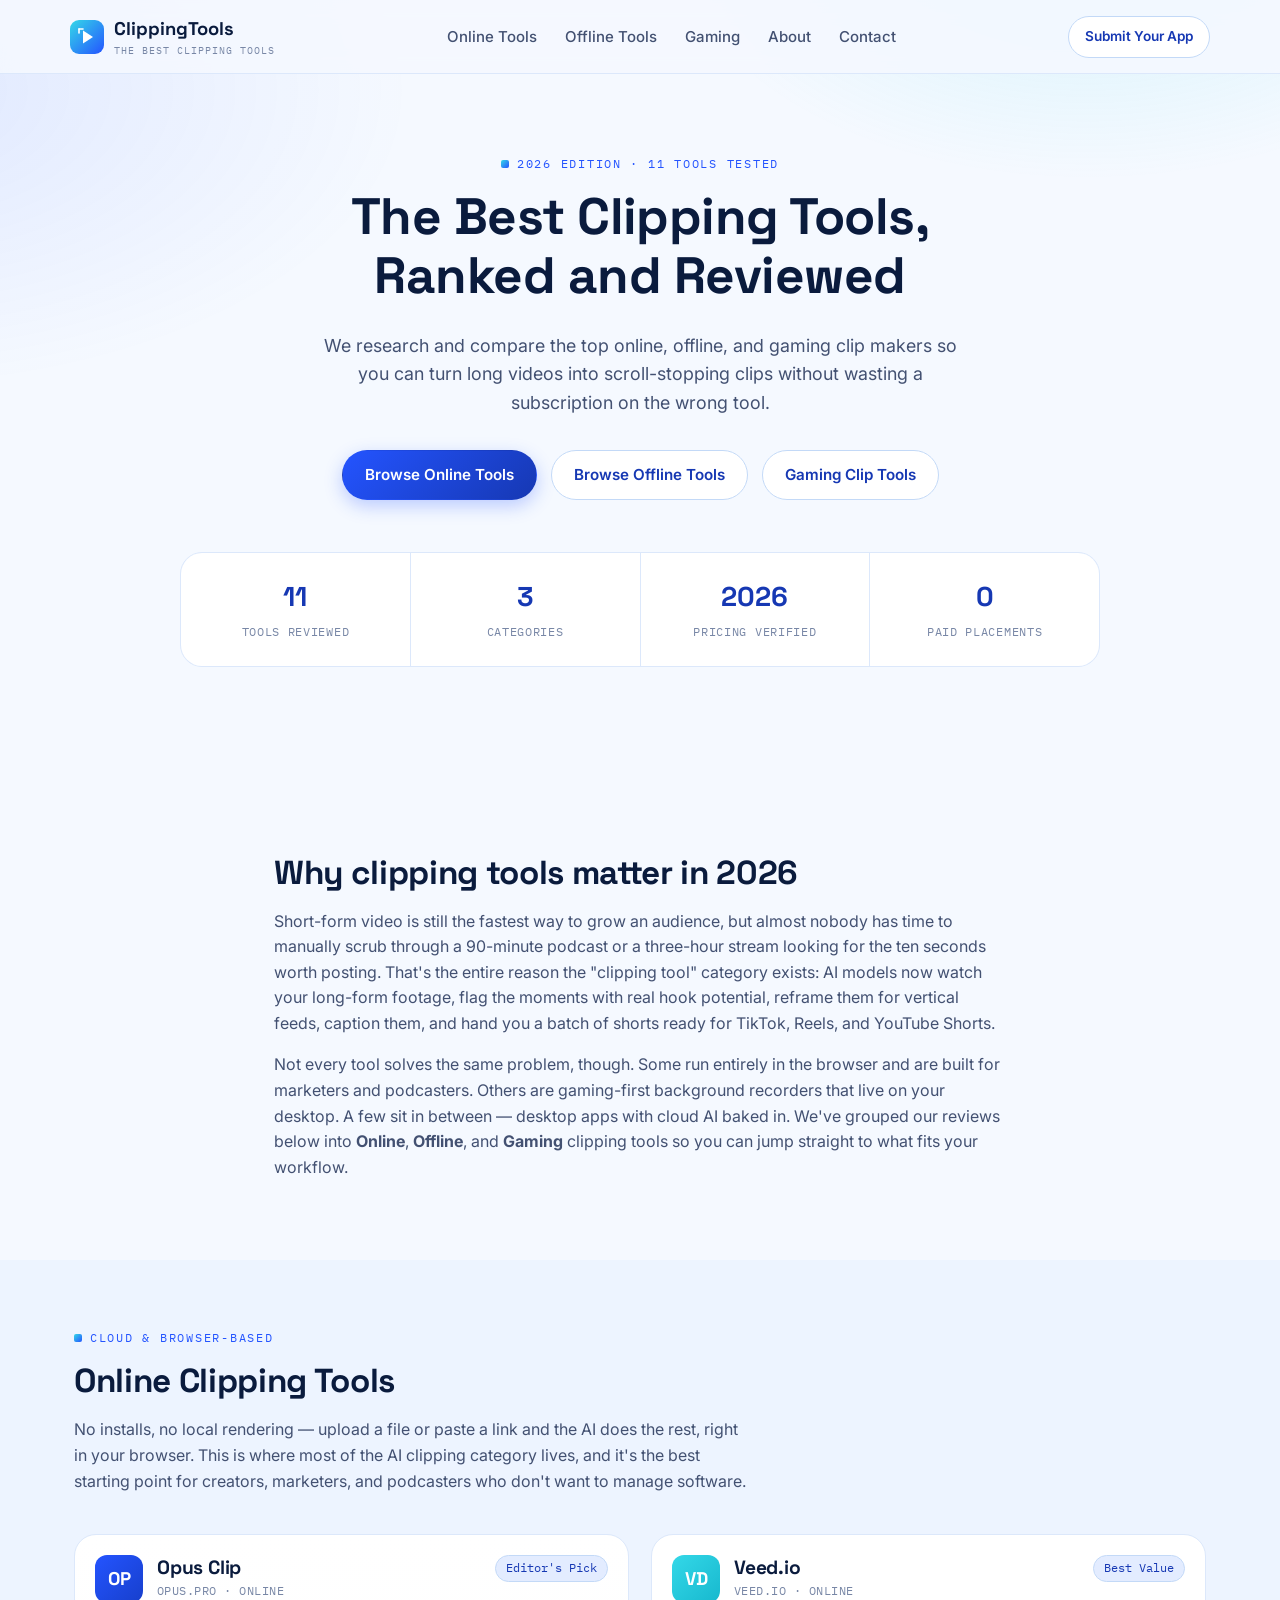
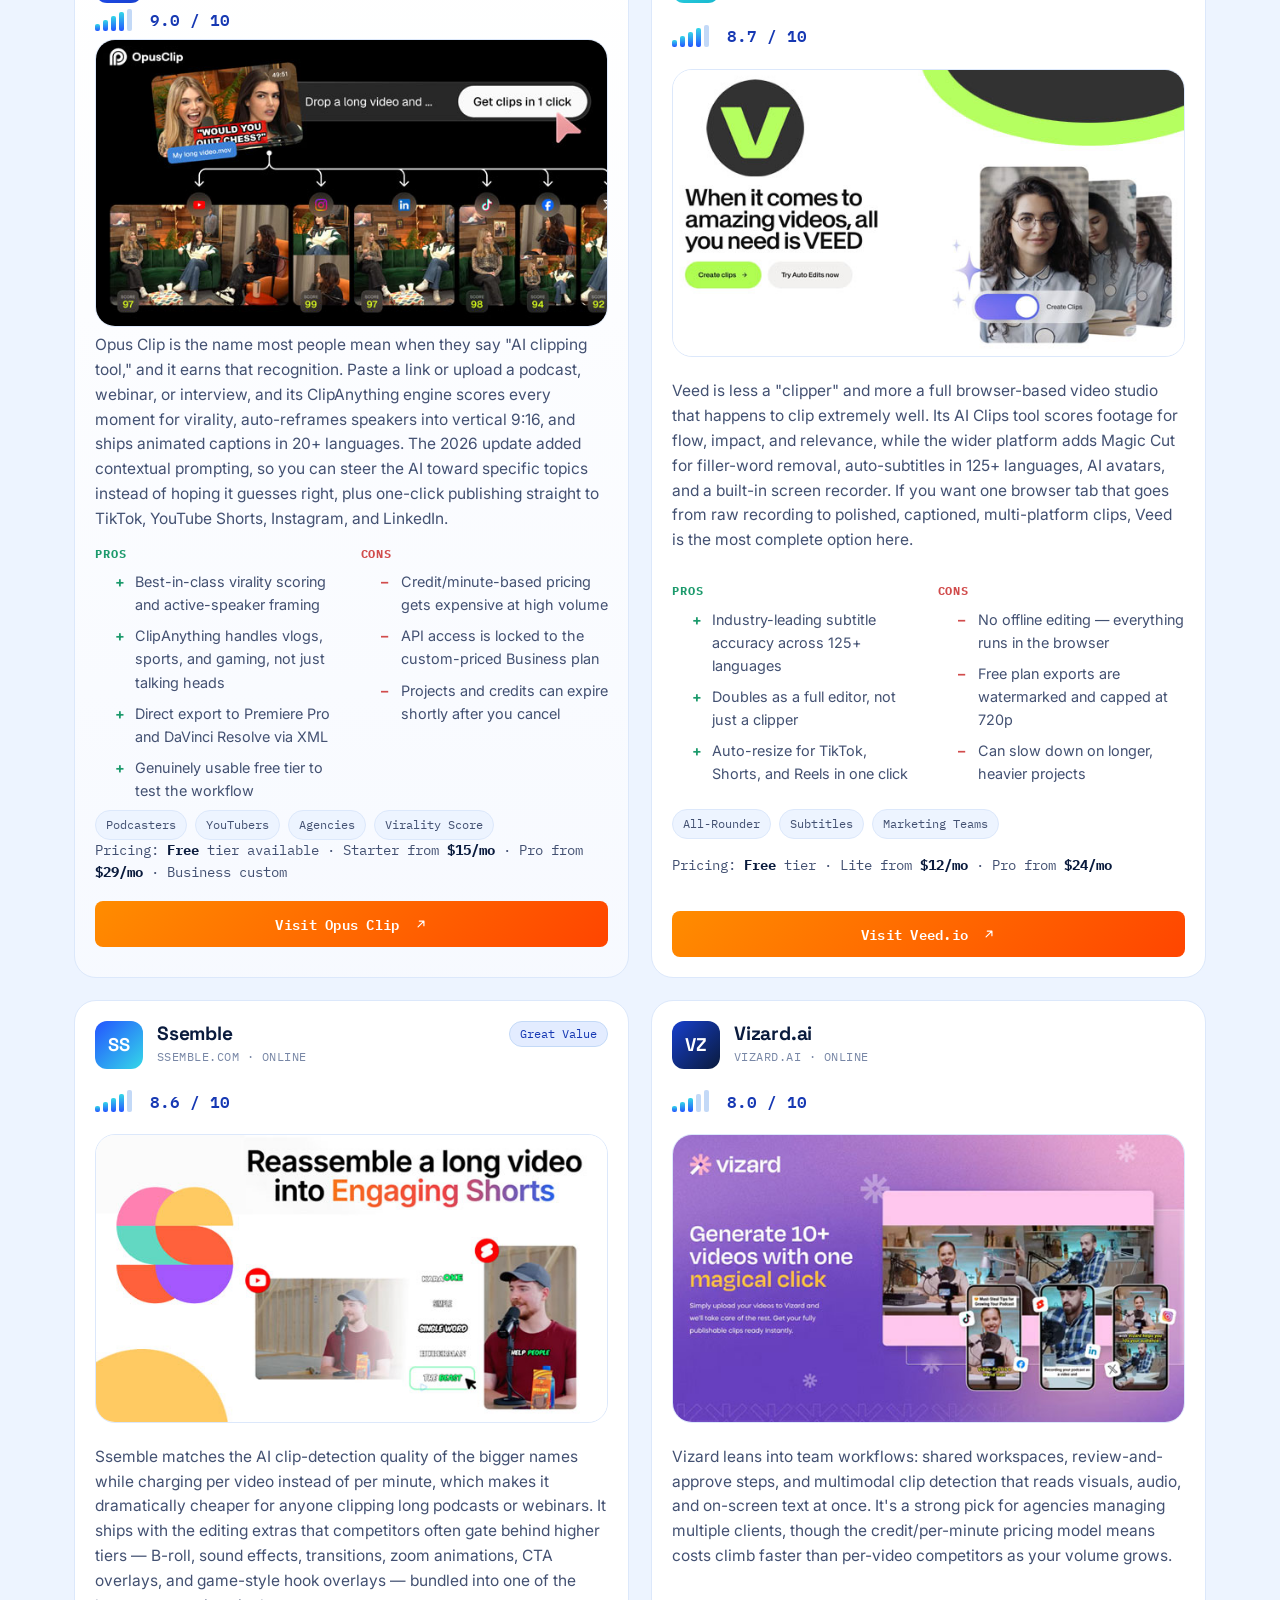
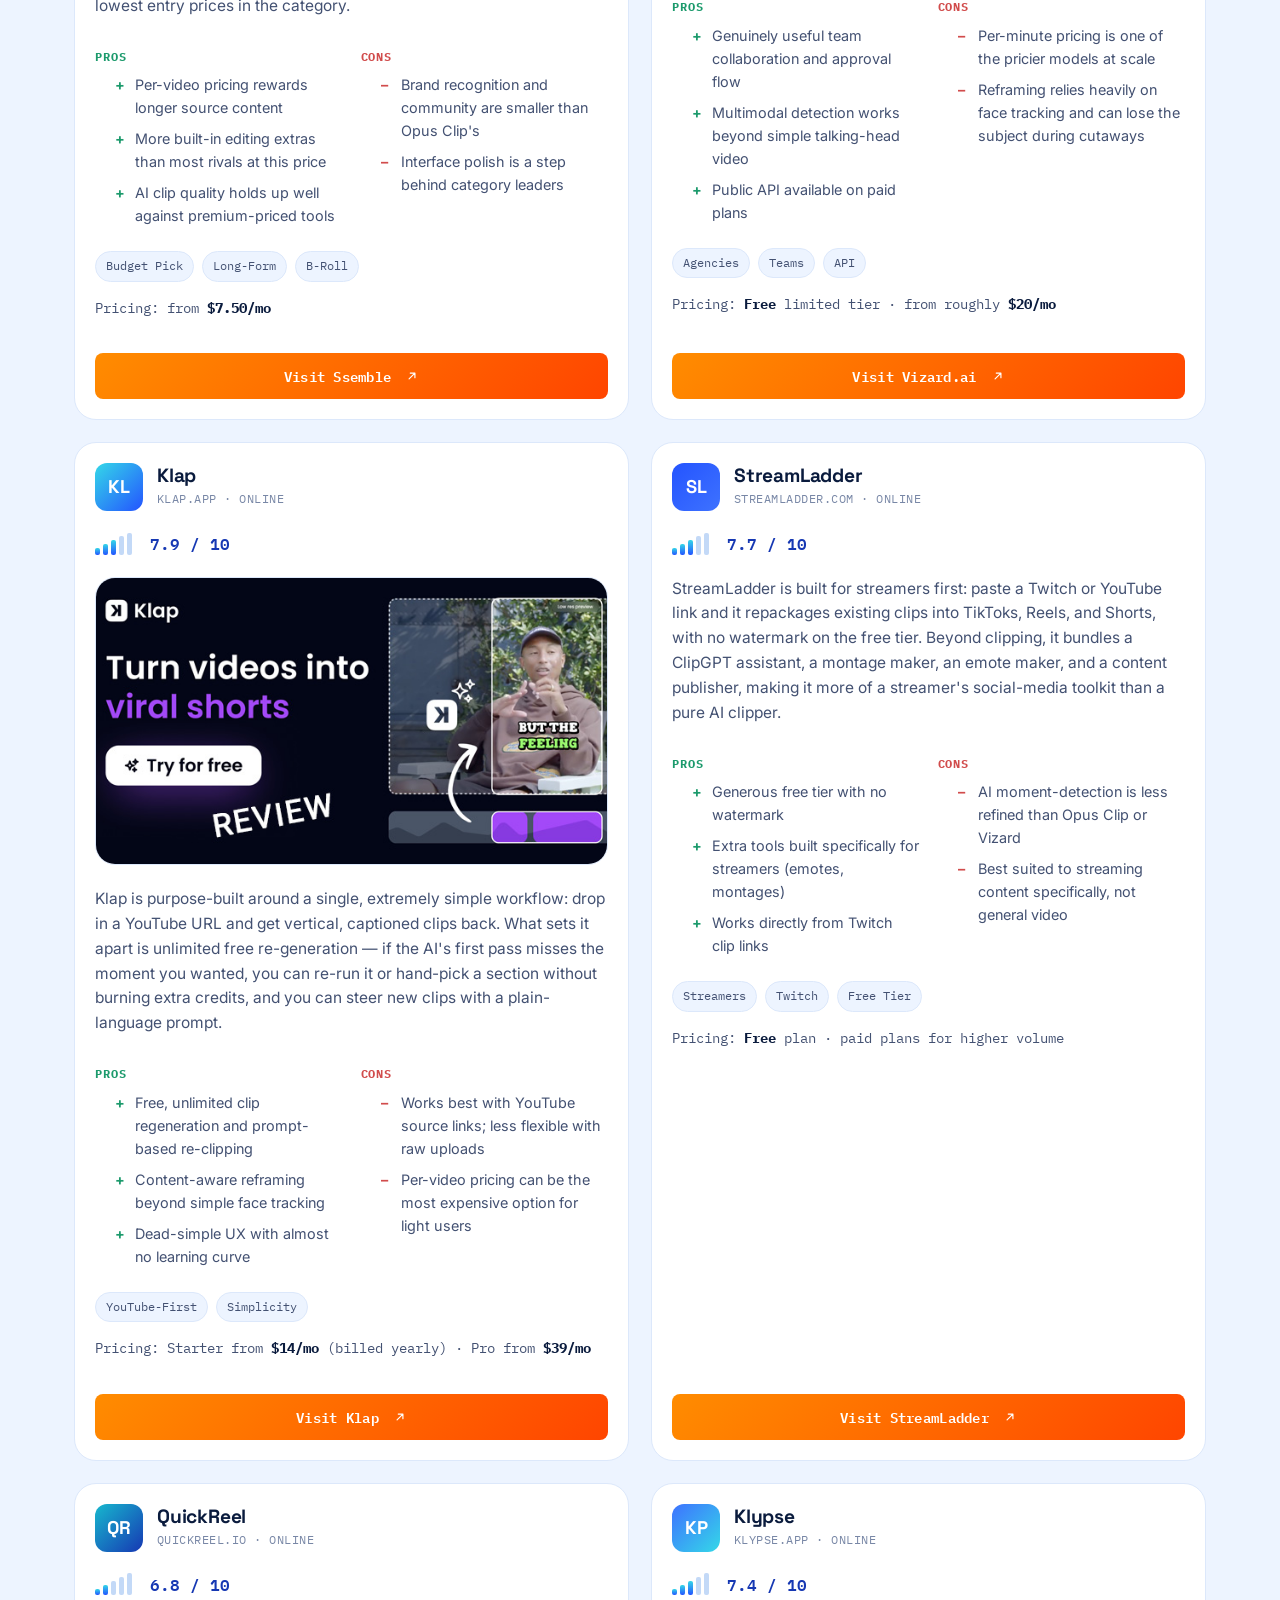
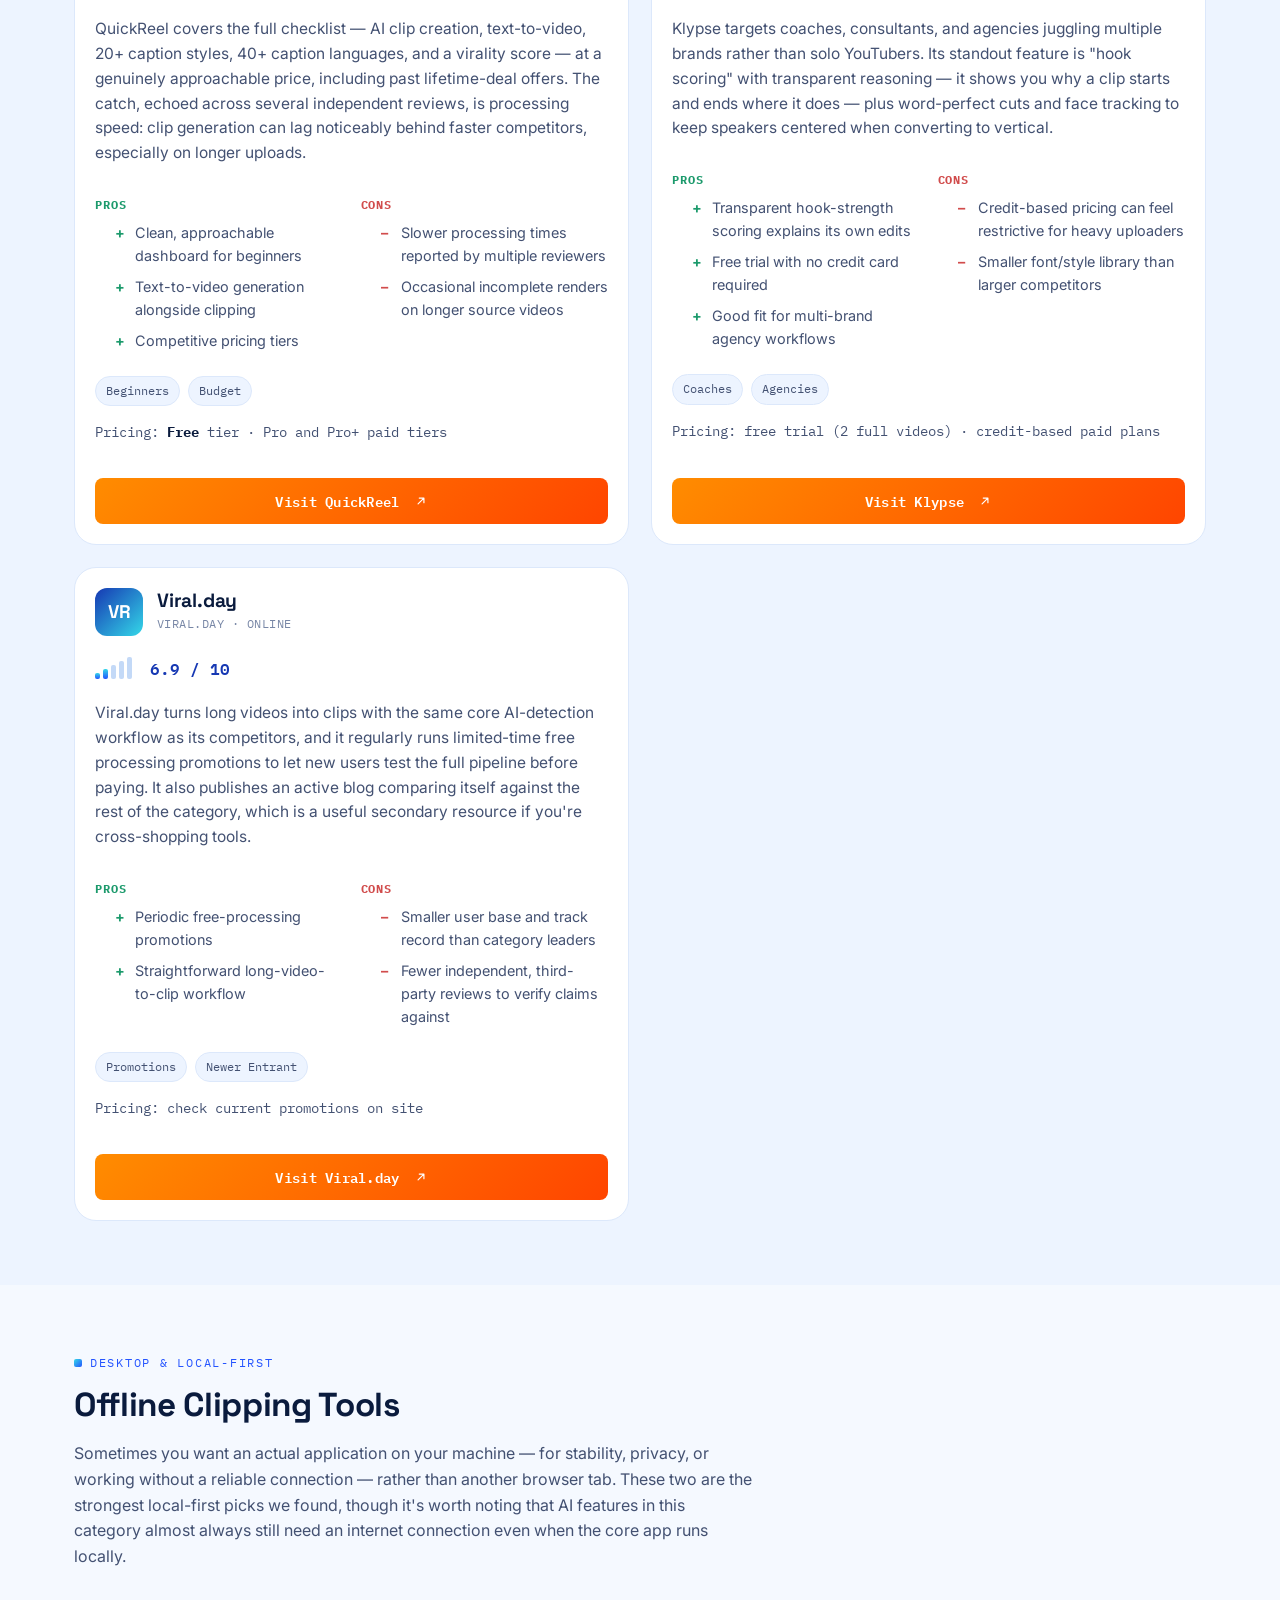
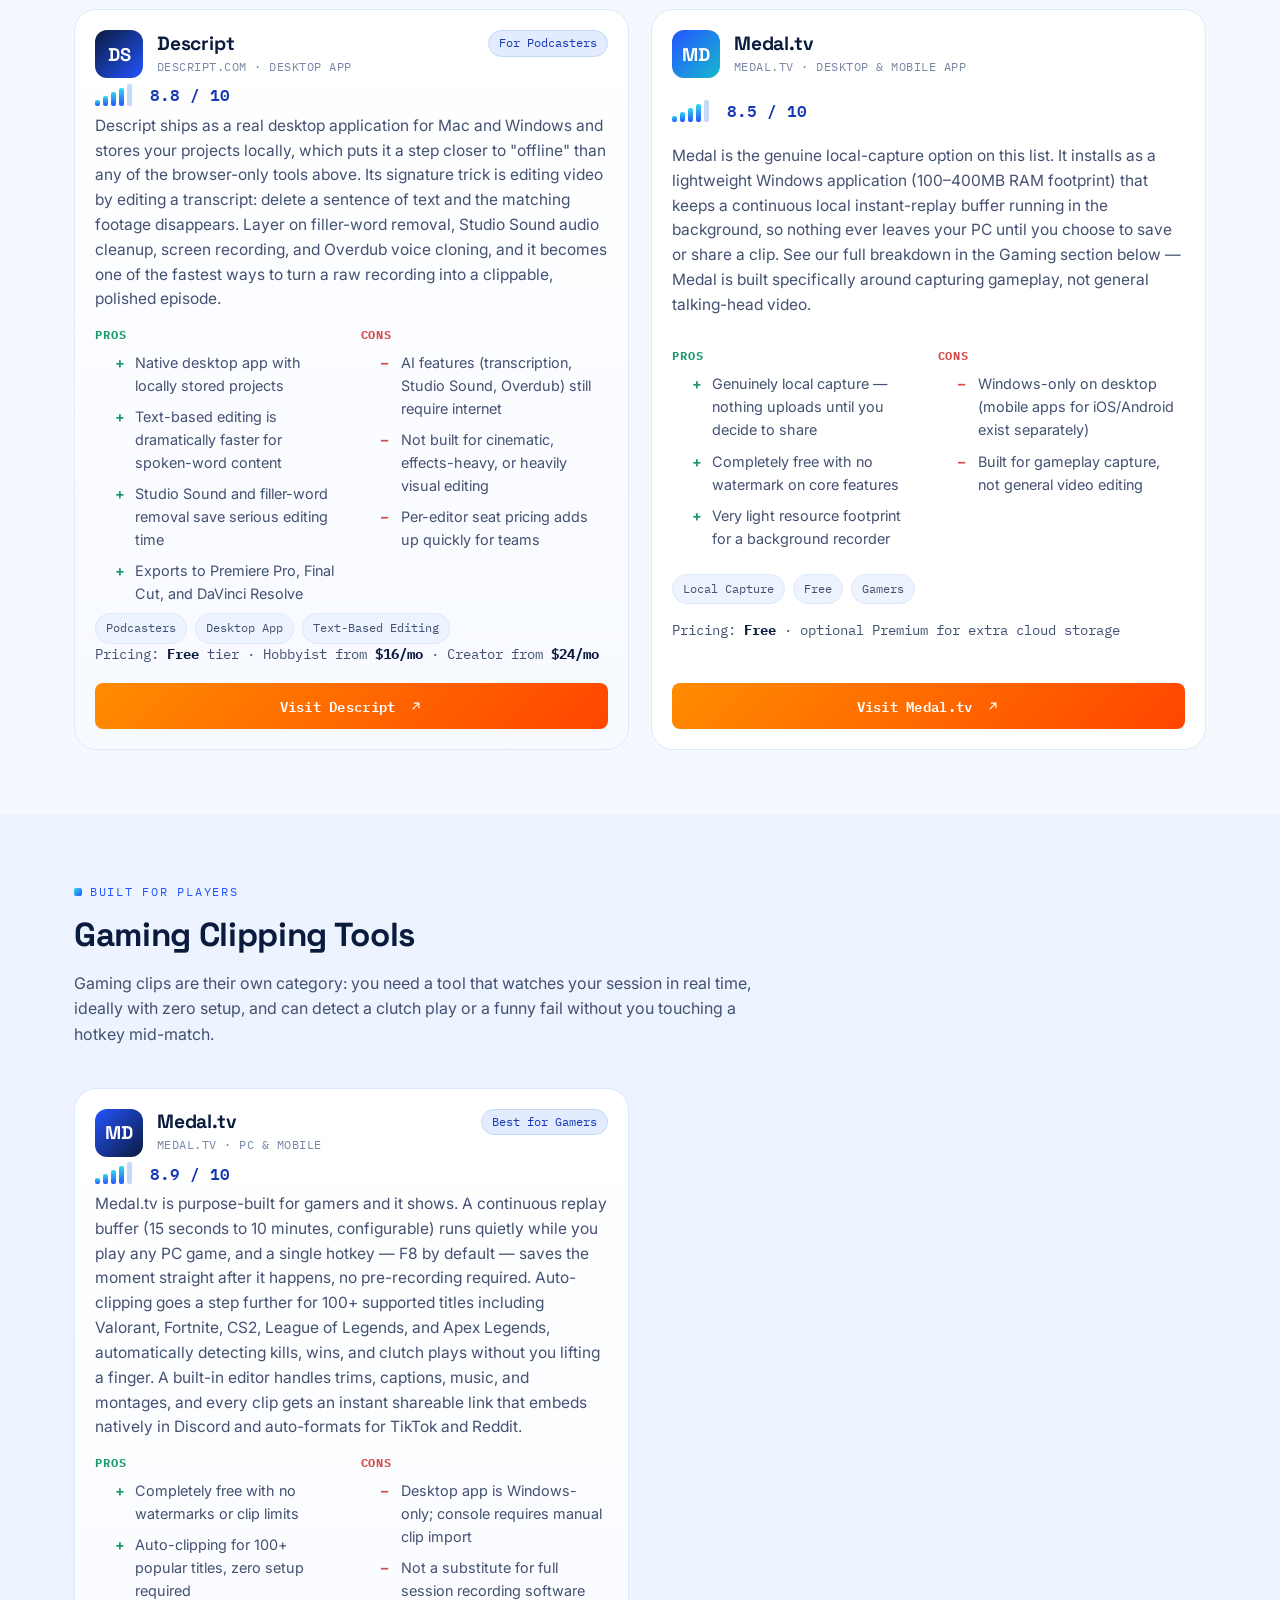
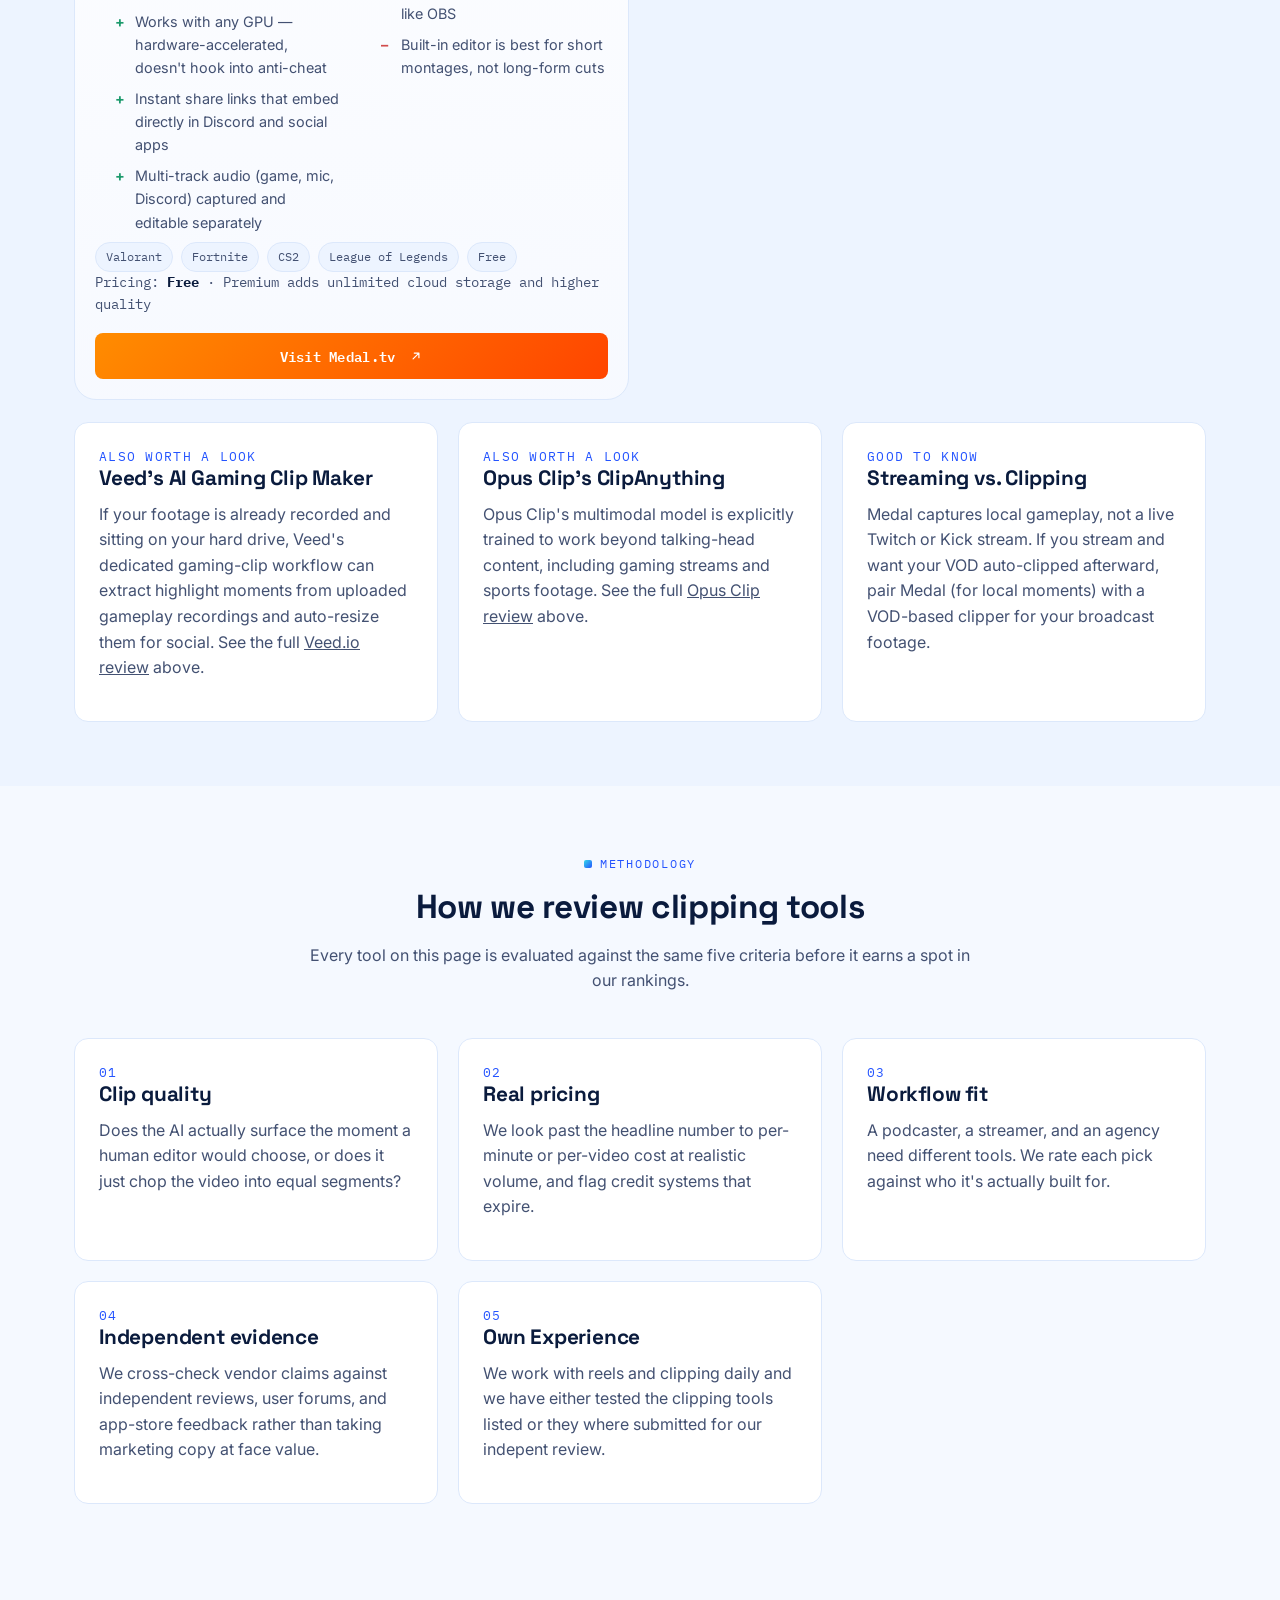
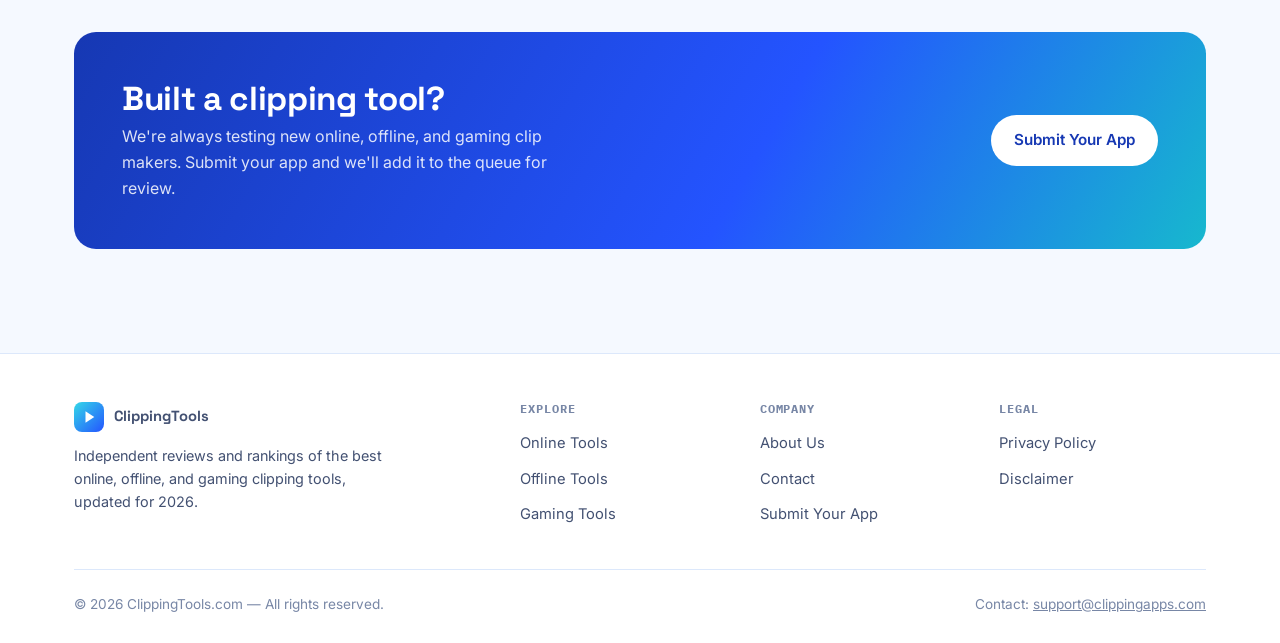
<file: index.html>
<!doctype html>
<html lang="en">
<head>
<meta charset="UTF-8" />
<meta name="viewport" content="width=device-width, initial-scale=1.0" />
<title>Best Clipping Tools 2026: Top Online, Offline &amp; Gaming Clip Makers Reviewed | ClippingTools</title>
<meta name="description" content="We tested the best clipping tools of 2026 — Veed, Opus Clip, Vizard, Descript, Medal.tv and more — so you don't have to. Honest reviews, pricing, and pros/cons for online, offline, and gaming clip makers." />
<meta name="keywords" content="best clipping tools, clipping tools, AI clip maker, video clipping software, gaming clip tools" />
<link rel="canonical" href="https://www.clippingtools.com/" />

<meta property="og:type" content="website" />
<meta property="og:site_name" content="ClippingTools" />
<meta property="og:title" content="Best Clipping Tools 2026 — Reviewed &amp; Ranked" />
<meta property="og:description" content="Honest, hands-on-researched reviews of the best online, offline, and gaming clipping tools in 2026." />
<meta property="og:url" content="https://www.clippingtools.com/" />
<meta property="og:image" content="https://www.clippingtools.com/assets/og-image.png" />
<meta name="twitter:card" content="summary_large_image" />
<meta name="twitter:title" content="Best Clipping Tools 2026 — Reviewed &amp; Ranked" />
<meta name="twitter:description" content="Honest, hands-on-researched reviews of the best online, offline, and gaming clipping tools in 2026." />

<link rel="icon" href="data:image/svg+xml,<svg xmlns=%22http://www.w3.org/2000/svg%22 viewBox=%220 0 24 24%22><rect width=%2224%22 height=%2224%22 rx=%226%22 fill=%22%232454FF%22/><path d=%22M9 7l8 5-8 5V7z%22 fill=%22white%22/></svg>" />

<link rel="preconnect" href="https://fonts.googleapis.com">
<link rel="preconnect" href="https://fonts.gstatic.com" crossorigin>
<link href="https://fonts.googleapis.com/css2?family=Space+Grotesk:wght@500;600;700&family=Inter:wght@400;500;600;700&family=IBM+Plex+Mono:wght@400;500;600&display=swap" rel="stylesheet">
<link rel="stylesheet" href="assets/style.css" />

<script type="application/ld+json">
{
  "@context": "https://schema.org",
  "@type": "WebSite",
  "name": "ClippingTools",
  "url": "https://www.clippingtools.com/",
  "description": "Reviews and rankings of the best online, offline, and gaming clipping tools."
}
</script>
<script type="application/ld+json">
{
  "@context": "https://schema.org",
  "@type": "ItemList",
  "name": "Best Clipping Tools 2026",
  "itemListElement": [
    {"@type":"ListItem","position":1,"name":"Opus Clip","url":"https://www.opus.pro/"},
    {"@type":"ListItem","position":2,"name":"Veed.io","url":"https://www.veed.io/"},
    {"@type":"ListItem","position":3,"name":"Descript","url":"https://www.descript.com/"},
    {"@type":"ListItem","position":4,"name":"Ssemble","url":"https://www.ssemble.com/"},
    {"@type":"ListItem","position":5,"name":"Vizard.ai","url":"https://vizard.ai/"},
    {"@type":"ListItem","position":6,"name":"Klap","url":"https://klap.app/"},
    {"@type":"ListItem","position":7,"name":"StreamLadder","url":"https://www.streamladder.com/"},
    {"@type":"ListItem","position":8,"name":"QuickReel","url":"https://quickreel.io/"},
    {"@type":"ListItem","position":9,"name":"Klypse","url":"https://www.klypse.app/"},
    {"@type":"ListItem","position":10,"name":"Viral.day","url":"https://viral.day/"},
    {"@type":"ListItem","position":11,"name":"Medal.tv","url":"https://medal.tv/"}
  ]
}
</script>
</head>
<body>

<header class="site-header">
  <nav class="nav">
    <a href="/" class="brand">
      <svg width="34" height="34" viewBox="0 0 34 34" fill="none" xmlns="http://www.w3.org/2000/svg">
        <rect width="34" height="34" rx="9" fill="url(#g1)"/>
        <path d="M13 10.5L23 17L13 23.5V10.5Z" fill="white"/>
        <path d="M9 9V13" stroke="white" stroke-width="1.6" stroke-linecap="round"/>
        <path d="M9 9H13" stroke="white" stroke-width="1.6" stroke-linecap="round"/>
        <defs>
          <linearGradient id="g1" x1="0" y1="0" x2="34" y2="34" gradientUnits="userSpaceOnUse">
            <stop stop-color="#34D8E8"/>
            <stop offset="1" stop-color="#2454FF"/>
          </linearGradient>
        </defs>
      </svg>
      <span>ClippingTools<small>The Best Clipping Tools</small></span>
    </a>
    <ul class="nav-links">
      <li><a href="/#online">Online Tools</a></li>
      <li><a href="/#offline">Offline Tools</a></li>
      <li><a href="/#gaming">Gaming</a></li>
      <li><a href="/about/">About</a></li>
      <li><a href="/contact/">Contact</a></li>
    </ul>


    
    <div class="nav-cta">
      <a href="/submit/" class="btn btn-secondary btn-sm">Submit Your App</a>
      <button class="nav-toggle" aria-label="Toggle menu"><span></span></button>
    </div>
  </nav>
</header>

<main>

  <!-- HERO -->
  <section class="hero container">
    <div class="eyebrow">2026 Edition · 11 tools tested</div>
    <h1>The Best Clipping Tools,<br>Ranked and Reviewed</h1>
    <p class="lede">We research and compare the top online, offline, and gaming clip makers so you can turn long videos into scroll-stopping clips without wasting a subscription on the wrong tool.</p>
    <div class="hero-actions">
      <a href="#online" class="btn btn-primary">Browse Online Tools</a>
      <a href="#offline" class="btn btn-secondary">Browse Offline Tools</a>
      <a href="#gaming" class="btn btn-secondary">Gaming Clip Tools</a>
    </div>
    <div class="hero-stats">
      <div class="hero-stat"><strong>11</strong><span>Tools Reviewed</span></div>
      <div class="hero-stat"><strong>3</strong><span>Categories</span></div>
      <div class="hero-stat"><strong>2026</strong><span>Pricing Verified</span></div>
      <div class="hero-stat"><strong>0</strong><span>Paid Placements</span></div>
    </div>
  </section>

  <!-- INTRO -->
  <section class="section">
    <div class="container prose">
      <h2>Why clipping tools matter in 2026</h2>
      <p>Short-form video is still the fastest way to grow an audience, but almost nobody has time to manually scrub through a 90-minute podcast or a three-hour stream looking for the ten seconds worth posting. That's the entire reason the "clipping tool" category exists: AI models now watch your long-form footage, flag the moments with real hook potential, reframe them for vertical feeds, caption them, and hand you a batch of shorts ready for TikTok, Reels, and YouTube Shorts.</p>
      <p>Not every tool solves the same problem, though. Some run entirely in the browser and are built for marketers and podcasters. Others are gaming-first background recorders that live on your desktop. A few sit in between — desktop apps with cloud AI baked in. We've grouped our reviews below into <strong>Online</strong>, <strong>Offline</strong>, and <strong>Gaming</strong> clipping tools so you can jump straight to what fits your workflow.</p>
    </div>
  </section>

  <!-- ONLINE TOOLS -->
  <section class="section section-alt" id="online">
    <div class="container">
      <div class="section-head left">
        <div class="eyebrow">Cloud &amp; Browser-Based</div>
        <h2>Online Clipping Tools</h2>
        <p>No installs, no local rendering — upload a file or paste a link and the AI does the rest, right in your browser. This is where most of the AI clipping category lives, and it's the best starting point for creators, marketers, and podcasters who don't want to manage software.</p>
      </div>

      <div class="tool-grid">

        <!-- OPUS CLIP -->
        <article class="tool-card featured">
          <div class="tool-top">
            <div class="tool-id">
              <div class="tool-mark" style="background:linear-gradient(135deg,#2454FF,#173FCC)">OP</div>
              <div>
                <h3 class="tool-name">Opus Clip</h3>
                <div class="tool-tagline">opus.pro · Online</div>
              </div>
            </div>
            <span class="rank-tag">Editor's Pick</span>
          </div>
          <div class="signal">
            <div class="signal-bars"><i class="on"></i><i class="on"></i><i class="on"></i><i class="on"></i><i></i></div>
            <span class="signal-score">9.0 / 10</span>
          </div>
          
          <div class="tool-media">
          <img src="/assets/images/opus-clip-screenshot.jpg" alt="Opus Clip dashboard showing AI virality scoring on a podcast clip" loading="lazy" width="600" height="338" />
          </div>
          
          <p class="tool-desc">Opus Clip is the name most people mean when they say "AI clipping tool," and it earns that recognition. Paste a link or upload a podcast, webinar, or interview, and its ClipAnything engine scores every moment for virality, auto-reframes speakers into vertical 9:16, and ships animated captions in 20+ languages. The 2026 update added contextual prompting, so you can steer the AI toward specific topics instead of hoping it guesses right, plus one-click publishing straight to TikTok, YouTube Shorts, Instagram, and LinkedIn.</p>
          <div class="tool-cols">
            <div class="pros">
              <h4>Pros</h4>
              <ul>
                <li>Best-in-class virality scoring and active-speaker framing</li>
                <li>ClipAnything handles vlogs, sports, and gaming, not just talking heads</li>
                <li>Direct export to Premiere Pro and DaVinci Resolve via XML</li>
                <li>Genuinely usable free tier to test the workflow</li>
              </ul>
            </div>
            <div class="cons">
              <h4>Cons</h4>
              <ul>
                <li>Credit/minute-based pricing gets expensive at high volume</li>
                <li>API access is locked to the custom-priced Business plan</li>
                <li>Projects and credits can expire shortly after you cancel</li>
              </ul>
            </div>
          </div>
          <div class="tag-row">
            <span class="tag">Podcasters</span><span class="tag">YouTubers</span><span class="tag">Agencies</span><span class="tag">Virality Score</span>
          </div>
          <p class="tool-price">Pricing: <strong>Free</strong> tier available · Starter from <strong>$15/mo</strong> · Pro from <strong>$29/mo</strong> · Business custom</p>
          <div class="tool-footer">
            <a class="btn btn-visit" href="https://tolt.link/ct" target="_blank" rel="noopener noreferrer">Visit Opus Clip <svg width="14" height="14" viewBox="0 0 24 24" fill="none" style="margin-left:6px"><path d="M7 17L17 7M17 7H9M17 7V15" stroke="white" stroke-width="2" stroke-linecap="round" stroke-linejoin="round"/></svg></a>
          </div>
        </article>

        <!-- VEED -->
        <article class="tool-card">
          <div class="tool-top">
            <div class="tool-id">
              <div class="tool-mark" style="background:linear-gradient(135deg,#34D8E8,#17B8CE)">VD</div>
              <div><h3 class="tool-name">Veed.io</h3><div class="tool-tagline">veed.io · Online</div></div>
            </div>
              <span class="rank-tag">Best Value</span>
          </div>
          <div class="signal">
            <div class="signal-bars"><i class="on"></i><i class="on"></i><i class="on"></i><i class="on"></i><i></i></div>
            <span class="signal-score">8.7 / 10</span>
          </div>

             <div class="tool-media">
          <img src="/assets/images/veed-review-screenshot.jpg" alt="Veed video editor review dashboard showing" loading="lazy" width="600" height="338" />
          </div>


          
          <p class="tool-desc">Veed is less a "clipper" and more a full browser-based video studio that happens to clip extremely well. Its AI Clips tool scores footage for flow, impact, and relevance, while the wider platform adds Magic Cut for filler-word removal, auto-subtitles in 125+ languages, AI avatars, and a built-in screen recorder. If you want one browser tab that goes from raw recording to polished, captioned, multi-platform clips, Veed is the most complete option here.</p>
          <div class="tool-cols">
            <div class="pros">
              <h4>Pros</h4>
              <ul>
                <li>Industry-leading subtitle accuracy across 125+ languages</li>
                <li>Doubles as a full editor, not just a clipper</li>
                <li>Auto-resize for TikTok, Shorts, and Reels in one click</li>
              </ul>
            </div>
            <div class="cons">
              <h4>Cons</h4>
              <ul>
                <li>No offline editing — everything runs in the browser</li>
                <li>Free plan exports are watermarked and capped at 720p</li>
                <li>Can slow down on longer, heavier projects</li>
              </ul>
            </div>
          </div>
          <div class="tag-row"><span class="tag">All-Rounder</span><span class="tag">Subtitles</span><span class="tag">Marketing Teams</span></div>
          <p class="tool-price">Pricing: <strong>Free</strong> tier · Lite from <strong>$12/mo</strong> · Pro from <strong>$24/mo</strong></p>
          <div class="tool-footer">
            <a class="btn btn-visit" href="https://veed.cello.so/6ZluDqwfL7D" target="_blank" rel="noopener noreferrer">Visit Veed.io <svg width="14" height="14" viewBox="0 0 24 24" fill="none" style="margin-left:6px"><path d="M7 17L17 7M17 7H9M17 7V15" stroke="white" stroke-width="2" stroke-linecap="round" stroke-linejoin="round"/></svg></a>
          </div>
        </article>

        <!-- SSEMBLE -->
        <article class="tool-card">
          <div class="tool-top">
            <div class="tool-id">
              <div class="tool-mark" style="background:linear-gradient(135deg,#2454FF,#34D8E8)">SS</div>
              <div><h3 class="tool-name">Ssemble</h3><div class="tool-tagline">ssemble.com · Online</div></div>
            </div>
            <span class="rank-tag">Great Value</span>
          </div>
          <div class="signal">
            <div class="signal-bars"><i class="on"></i><i class="on"></i><i class="on"></i><i class="on"></i><i></i></div>
            <span class="signal-score">8.6 / 10</span>
          </div>

              <div class="tool-media">
          <img src="/assets/images/ssemble-clip-maker-review.jpg" alt="Opus Clip dashboard showing AI virality scoring on a podcast clip" loading="lazy" width="600" height="338" />
          </div>


          
          <p class="tool-desc">Ssemble matches the AI clip-detection quality of the bigger names while charging per video instead of per minute, which makes it dramatically cheaper for anyone clipping long podcasts or webinars. It ships with the editing extras that competitors often gate behind higher tiers — B-roll, sound effects, transitions, zoom animations, CTA overlays, and game-style hook overlays — bundled into one of the lowest entry prices in the category.</p>
          <div class="tool-cols">
            <div class="pros">
              <h4>Pros</h4>
              <ul>
                <li>Per-video pricing rewards longer source content</li>
                <li>More built-in editing extras than most rivals at this price</li>
                <li>AI clip quality holds up well against premium-priced tools</li>
              </ul>
            </div>
            <div class="cons">
              <h4>Cons</h4>
              <ul>
                <li>Brand recognition and community are smaller than Opus Clip's</li>
                <li>Interface polish is a step behind category leaders</li>
              </ul>
            </div>
          </div>
          <div class="tag-row"><span class="tag">Budget Pick</span><span class="tag">Long-Form</span><span class="tag">B-Roll</span></div>
          <p class="tool-price">Pricing: from <strong>$7.50/mo</strong></p>
          <div class="tool-footer">
            <a class="btn btn-visit" href="https://www.ssemble.com/" target="_blank" rel="noopener noreferrer">Visit Ssemble <svg width="14" height="14" viewBox="0 0 24 24" fill="none" style="margin-left:6px"><path d="M7 17L17 7M17 7H9M17 7V15" stroke="white" stroke-width="2" stroke-linecap="round" stroke-linejoin="round"/></svg></a>
          </div>
        </article>

        <!-- VIZARD -->
        <article class="tool-card">
          <div class="tool-top">
            <div class="tool-id">
              <div class="tool-mark" style="background:linear-gradient(135deg,#173FCC,#0A1B3D)">VZ</div>
              <div><h3 class="tool-name">Vizard.ai</h3><div class="tool-tagline">vizard.ai · Online</div></div>
            </div>
          </div>
          <div class="signal">
            <div class="signal-bars"><i class="on"></i><i class="on"></i><i class="on"></i><i></i><i></i></div>
            <span class="signal-score">8.0 / 10</span>
          </div>


     <div class="tool-media">
          <img src="/assets/images/vizard-ai-clip-maker-review.jpg" alt="Opus Clip dashboard showing AI virality scoring on a podcast clip" loading="lazy" width="600" height="338" />
          </div>

          
          <p class="tool-desc">Vizard leans into team workflows: shared workspaces, review-and-approve steps, and multimodal clip detection that reads visuals, audio, and on-screen text at once. It's a strong pick for agencies managing multiple clients, though the credit/per-minute pricing model means costs climb faster than per-video competitors as your volume grows.</p>
          <div class="tool-cols">
            <div class="pros">
              <h4>Pros</h4>
              <ul>
                <li>Genuinely useful team collaboration and approval flow</li>
                <li>Multimodal detection works beyond simple talking-head video</li>
                <li>Public API available on paid plans</li>
              </ul>
            </div>
            <div class="cons">
              <h4>Cons</h4>
              <ul>
                <li>Per-minute pricing is one of the pricier models at scale</li>
                <li>Reframing relies heavily on face tracking and can lose the subject during cutaways</li>
              </ul>
            </div>
          </div>
          <div class="tag-row"><span class="tag">Agencies</span><span class="tag">Teams</span><span class="tag">API</span></div>
          <p class="tool-price">Pricing: <strong>Free</strong> limited tier · from roughly <strong>$20/mo</strong></p>
          <div class="tool-footer">
            <a class="btn btn-visit" href="https://vizard.ai/?via=clippingtools" target="_blank" rel="noopener noreferrer">Visit Vizard.ai <svg width="14" height="14" viewBox="0 0 24 24" fill="none" style="margin-left:6px"><path d="M7 17L17 7M17 7H9M17 7V15" stroke="white" stroke-width="2" stroke-linecap="round" stroke-linejoin="round"/></svg></a>
          </div>
        </article>

        <!-- KLAP -->
        <article class="tool-card">
          <div class="tool-top">
            <div class="tool-id">
              <div class="tool-mark" style="background:linear-gradient(135deg,#34D8E8,#2454FF)">KL</div>
              <div><h3 class="tool-name">Klap</h3><div class="tool-tagline">klap.app · Online</div></div>
            </div>
          </div>
          
          <div class="signal">
            <div class="signal-bars"><i class="on"></i><i class="on"></i><i class="on"></i><i></i><i></i></div>
            <span class="signal-score">7.9 / 10</span>
          </div>


              <div class="tool-media">
          <img src="/assets/images/klap-shorts-review.jpg" alt="Klap Shorts Video Edit Review" loading="lazy" width="600" height="338" />
          </div>

          
          <p class="tool-desc">Klap is purpose-built around a single, extremely simple workflow: drop in a YouTube URL and get vertical, captioned clips back. What sets it apart is unlimited free re-generation — if the AI's first pass misses the moment you wanted, you can re-run it or hand-pick a section without burning extra credits, and you can steer new clips with a plain-language prompt.</p>
          <div class="tool-cols">
            <div class="pros">
              <h4>Pros</h4>
              <ul>
                <li>Free, unlimited clip regeneration and prompt-based re-clipping</li>
                <li>Content-aware reframing beyond simple face tracking</li>
                <li>Dead-simple UX with almost no learning curve</li>
              </ul>
            </div>
            <div class="cons">
              <h4>Cons</h4>
              <ul>
                <li>Works best with YouTube source links; less flexible with raw uploads</li>
                <li>Per-video pricing can be the most expensive option for light users</li>
              </ul>
            </div>
          </div>
          <div class="tag-row"><span class="tag">YouTube-First</span><span class="tag">Simplicity</span></div>
          <p class="tool-price">Pricing: Starter from <strong>$14/mo</strong> (billed yearly) · Pro from <strong>$39/mo</strong></p>
          <div class="tool-footer">
            <a class="btn btn-visit" href="https://klap.app/" target="_blank" rel="noopener noreferrer">Visit Klap <svg width="14" height="14" viewBox="0 0 24 24" fill="none" style="margin-left:6px"><path d="M7 17L17 7M17 7H9M17 7V15" stroke="white" stroke-width="2" stroke-linecap="round" stroke-linejoin="round"/></svg></a>
          </div>
        </article>

        <!-- STREAMLADDER -->
        <article class="tool-card">
          <div class="tool-top">
            <div class="tool-id">
              <div class="tool-mark" style="background:linear-gradient(135deg,#2454FF,#3E72FF)">SL</div>
              <div><h3 class="tool-name">StreamLadder</h3><div class="tool-tagline">streamladder.com · Online</div></div>
            </div>
          </div>
          <div class="signal">
            <div class="signal-bars"><i class="on"></i><i class="on"></i><i class="on"></i><i></i><i></i></div>
            <span class="signal-score">7.7 / 10</span>
          </div>
          <p class="tool-desc">StreamLadder is built for streamers first: paste a Twitch or YouTube link and it repackages existing clips into TikToks, Reels, and Shorts, with no watermark on the free tier. Beyond clipping, it bundles a ClipGPT assistant, a montage maker, an emote maker, and a content publisher, making it more of a streamer's social-media toolkit than a pure AI clipper.</p>
          <div class="tool-cols">
            <div class="pros">
              <h4>Pros</h4>
              <ul>
                <li>Generous free tier with no watermark</li>
                <li>Extra tools built specifically for streamers (emotes, montages)</li>
                <li>Works directly from Twitch clip links</li>
              </ul>
            </div>
            <div class="cons">
              <h4>Cons</h4>
              <ul>
                <li>AI moment-detection is less refined than Opus Clip or Vizard</li>
                <li>Best suited to streaming content specifically, not general video</li>
              </ul>
            </div>
          </div>
          <div class="tag-row"><span class="tag">Streamers</span><span class="tag">Twitch</span><span class="tag">Free Tier</span></div>
          <p class="tool-price">Pricing: <strong>Free</strong> plan · paid plans for higher volume</p>
          <div class="tool-footer">
            <a class="btn btn-visit" href="https://www.streamladder.com/" target="_blank" rel="noopener noreferrer">Visit StreamLadder <svg width="14" height="14" viewBox="0 0 24 24" fill="none" style="margin-left:6px"><path d="M7 17L17 7M17 7H9M17 7V15" stroke="white" stroke-width="2" stroke-linecap="round" stroke-linejoin="round"/></svg></a>
          </div>
        </article>

        <!-- QUICKREEL -->
        <article class="tool-card">
          <div class="tool-top">
            <div class="tool-id">
              <div class="tool-mark" style="background:linear-gradient(135deg,#17B8CE,#1638B3)">QR</div>
              <div><h3 class="tool-name">QuickReel</h3><div class="tool-tagline">quickreel.io · Online</div></div>
            </div>
          </div>
          <div class="signal">
            <div class="signal-bars"><i class="on"></i><i class="on"></i><i></i><i></i><i></i></div>
            <span class="signal-score">6.8 / 10</span>
          </div>
          <p class="tool-desc">QuickReel covers the full checklist — AI clip creation, text-to-video, 20+ caption styles, 40+ caption languages, and a virality score — at a genuinely approachable price, including past lifetime-deal offers. The catch, echoed across several independent reviews, is processing speed: clip generation can lag noticeably behind faster competitors, especially on longer uploads.</p>
          <div class="tool-cols">
            <div class="pros">
              <h4>Pros</h4>
              <ul>
                <li>Clean, approachable dashboard for beginners</li>
                <li>Text-to-video generation alongside clipping</li>
                <li>Competitive pricing tiers</li>
              </ul>
            </div>
            <div class="cons">
              <h4>Cons</h4>
              <ul>
                <li>Slower processing times reported by multiple reviewers</li>
                <li>Occasional incomplete renders on longer source videos</li>
              </ul>
            </div>
          </div>
          <div class="tag-row"><span class="tag">Beginners</span><span class="tag">Budget</span></div>
          <p class="tool-price">Pricing: <strong>Free</strong> tier · Pro and Pro+ paid tiers</p>
          <div class="tool-footer">
            <a class="btn btn-visit" href="https://quickreel.io/" target="_blank" rel="noopener noreferrer">Visit QuickReel <svg width="14" height="14" viewBox="0 0 24 24" fill="none" style="margin-left:6px"><path d="M7 17L17 7M17 7H9M17 7V15" stroke="white" stroke-width="2" stroke-linecap="round" stroke-linejoin="round"/></svg></a>
          </div>
        </article>

        <!-- KLYPSE -->
        <article class="tool-card">
          <div class="tool-top">
            <div class="tool-id">
              <div class="tool-mark" style="background:linear-gradient(135deg,#3E72FF,#34D8E8)">KP</div>
              <div><h3 class="tool-name">Klypse</h3><div class="tool-tagline">klypse.app · Online</div></div>
            </div>
          </div>
          <div class="signal">
            <div class="signal-bars"><i class="on"></i><i class="on"></i><i class="on"></i><i></i><i></i></div>
            <span class="signal-score">7.4 / 10</span>
          </div>
          <p class="tool-desc">Klypse targets coaches, consultants, and agencies juggling multiple brands rather than solo YouTubers. Its standout feature is "hook scoring" with transparent reasoning — it shows you why a clip starts and ends where it does — plus word-perfect cuts and face tracking to keep speakers centered when converting to vertical.</p>
          <div class="tool-cols">
            <div class="pros">
              <h4>Pros</h4>
              <ul>
                <li>Transparent hook-strength scoring explains its own edits</li>
                <li>Free trial with no credit card required</li>
                <li>Good fit for multi-brand agency workflows</li>
              </ul>
            </div>
            <div class="cons">
              <h4>Cons</h4>
              <ul>
                <li>Credit-based pricing can feel restrictive for heavy uploaders</li>
                <li>Smaller font/style library than larger competitors</li>
              </ul>
            </div>
          </div>
          <div class="tag-row"><span class="tag">Coaches</span><span class="tag">Agencies</span></div>
          <p class="tool-price">Pricing: free trial (2 full videos) · credit-based paid plans</p>
          <div class="tool-footer">
            <a class="btn btn-visit" href="https://www.klypse.app/" target="_blank" rel="noopener noreferrer">Visit Klypse <svg width="14" height="14" viewBox="0 0 24 24" fill="none" style="margin-left:6px"><path d="M7 17L17 7M17 7H9M17 7V15" stroke="white" stroke-width="2" stroke-linecap="round" stroke-linejoin="round"/></svg></a>
          </div>
        </article>

        <!-- VIRAL.DAY -->
        <article class="tool-card">
          <div class="tool-top">
            <div class="tool-id">
              <div class="tool-mark" style="background:linear-gradient(135deg,#1638B3,#34D8E8)">VR</div>
              <div><h3 class="tool-name">Viral.day</h3><div class="tool-tagline">viral.day · Online</div></div>
            </div>
          </div>
          <div class="signal">
            <div class="signal-bars"><i class="on"></i><i class="on"></i><i></i><i></i><i></i></div>
            <span class="signal-score">6.9 / 10</span>
          </div>
          <p class="tool-desc">Viral.day turns long videos into clips with the same core AI-detection workflow as its competitors, and it regularly runs limited-time free processing promotions to let new users test the full pipeline before paying. It also publishes an active blog comparing itself against the rest of the category, which is a useful secondary resource if you're cross-shopping tools.</p>
          <div class="tool-cols">
            <div class="pros">
              <h4>Pros</h4>
              <ul>
                <li>Periodic free-processing promotions</li>
                <li>Straightforward long-video-to-clip workflow</li>
              </ul>
            </div>
            <div class="cons">
              <h4>Cons</h4>
              <ul>
                <li>Smaller user base and track record than category leaders</li>
                <li>Fewer independent, third-party reviews to verify claims against</li>
              </ul>
            </div>
          </div>
          <div class="tag-row"><span class="tag">Promotions</span><span class="tag">Newer Entrant</span></div>
          <p class="tool-price">Pricing: check current promotions on site</p>
          <div class="tool-footer">
            <a class="btn btn-visit" href="https://viral.day/" target="_blank" rel="noopener noreferrer">Visit Viral.day <svg width="14" height="14" viewBox="0 0 24 24" fill="none" style="margin-left:6px"><path d="M7 17L17 7M17 7H9M17 7V15" stroke="white" stroke-width="2" stroke-linecap="round" stroke-linejoin="round"/></svg></a>
          </div>
        </article>

      </div>
    </div>
  </section>

  <!-- OFFLINE TOOLS -->
  <section class="section" id="offline">
    <div class="container">
      <div class="section-head left">
        <div class="eyebrow">Desktop &amp; Local-First</div>
        <h2>Offline Clipping Tools</h2>
        <p>Sometimes you want an actual application on your machine — for stability, privacy, or working without a reliable connection — rather than another browser tab. These two are the strongest local-first picks we found, though it's worth noting that AI features in this category almost always still need an internet connection even when the core app runs locally.</p>
      </div>

      <div class="tool-grid">

        <!-- DESCRIPT -->
        <article class="tool-card featured">
          <div class="tool-top">
            <div class="tool-id">
              <div class="tool-mark" style="background:linear-gradient(135deg,#0A1B3D,#2454FF)">DS</div>
              <div><h3 class="tool-name">Descript</h3><div class="tool-tagline">descript.com · Desktop App</div></div>
            </div>
            <span class="rank-tag">For Podcasters</span>
          </div>
          <div class="signal">
            <div class="signal-bars"><i class="on"></i><i class="on"></i><i class="on"></i><i class="on"></i><i></i></div>
            <span class="signal-score">8.8 / 10</span>
          </div>
          <p class="tool-desc">Descript ships as a real desktop application for Mac and Windows and stores your projects locally, which puts it a step closer to "offline" than any of the browser-only tools above. Its signature trick is editing video by editing a transcript: delete a sentence of text and the matching footage disappears. Layer on filler-word removal, Studio Sound audio cleanup, screen recording, and Overdub voice cloning, and it becomes one of the fastest ways to turn a raw recording into a clippable, polished episode.</p>
          <div class="tool-cols">
            <div class="pros">
              <h4>Pros</h4>
              <ul>
                <li>Native desktop app with locally stored projects</li>
                <li>Text-based editing is dramatically faster for spoken-word content</li>
                <li>Studio Sound and filler-word removal save serious editing time</li>
                <li>Exports to Premiere Pro, Final Cut, and DaVinci Resolve</li>
              </ul>
            </div>
            <div class="cons">
              <h4>Cons</h4>
              <ul>
                <li>AI features (transcription, Studio Sound, Overdub) still require internet</li>
                <li>Not built for cinematic, effects-heavy, or heavily visual editing</li>
                <li>Per-editor seat pricing adds up quickly for teams</li>
              </ul>
            </div>
          </div>
          <div class="tag-row"><span class="tag">Podcasters</span><span class="tag">Desktop App</span><span class="tag">Text-Based Editing</span></div>
          <p class="tool-price">Pricing: <strong>Free</strong> tier · Hobbyist from <strong>$16/mo</strong> · Creator from <strong>$24/mo</strong></p>
          <div class="tool-footer">
            <a class="btn btn-visit" href="https://www.descript.com/" target="_blank" rel="noopener noreferrer">Visit Descript <svg width="14" height="14" viewBox="0 0 24 24" fill="none" style="margin-left:6px"><path d="M7 17L17 7M17 7H9M17 7V15" stroke="white" stroke-width="2" stroke-linecap="round" stroke-linejoin="round"/></svg></a>
          </div>
        </article>

        <!-- MEDAL for offline too -->
        <article class="tool-card">
          <div class="tool-top">
            <div class="tool-id">
              <div class="tool-mark" style="background:linear-gradient(135deg,#2454FF,#17B8CE)">MD</div>
              <div><h3 class="tool-name">Medal.tv</h3><div class="tool-tagline">medal.tv · Desktop &amp; Mobile App</div></div>
            </div>
          </div>
          <div class="signal">
            <div class="signal-bars"><i class="on"></i><i class="on"></i><i class="on"></i><i class="on"></i><i></i></div>
            <span class="signal-score">8.5 / 10</span>
          </div>
          <p class="tool-desc">Medal is the genuine local-capture option on this list. It installs as a lightweight Windows application (100–400MB RAM footprint) that keeps a continuous local instant-replay buffer running in the background, so nothing ever leaves your PC until you choose to save or share a clip. See our full breakdown in the Gaming section below — Medal is built specifically around capturing gameplay, not general talking-head video.</p>
          <div class="tool-cols">
            <div class="pros">
              <h4>Pros</h4>
              <ul>
                <li>Genuinely local capture — nothing uploads until you decide to share</li>
                <li>Completely free with no watermark on core features</li>
                <li>Very light resource footprint for a background recorder</li>
              </ul>
            </div>
            <div class="cons">
              <h4>Cons</h4>
              <ul>
                <li>Windows-only on desktop (mobile apps for iOS/Android exist separately)</li>
                <li>Built for gameplay capture, not general video editing</li>
              </ul>
            </div>
          </div>
          <div class="tag-row"><span class="tag">Local Capture</span><span class="tag">Free</span><span class="tag">Gamers</span></div>
          <p class="tool-price">Pricing: <strong>Free</strong> · optional Premium for extra cloud storage</p>
          <div class="tool-footer">
            <a class="btn btn-visit" href="https://medal.tv/" target="_blank" rel="noopener noreferrer">Visit Medal.tv <svg width="14" height="14" viewBox="0 0 24 24" fill="none" style="margin-left:6px"><path d="M7 17L17 7M17 7H9M17 7V15" stroke="white" stroke-width="2" stroke-linecap="round" stroke-linejoin="round"/></svg></a>
          </div>
        </article>

      </div>
    </div>
  </section>

  <!-- GAMING TOOLS -->
  <section class="section section-alt" id="gaming">
    <div class="container">
      <div class="section-head left">
        <div class="eyebrow">Built For Players</div>
        <h2>Gaming Clipping Tools</h2>
        <p>Gaming clips are their own category: you need a tool that watches your session in real time, ideally with zero setup, and can detect a clutch play or a funny fail without you touching a hotkey mid-match.</p>
      </div>

      <div class="tool-grid">
        <article class="tool-card featured">
          <div class="tool-top">
            <div class="tool-id">
              <div class="tool-mark" style="background:linear-gradient(135deg,#2454FF,#0A1B3D)">MD</div>
              <div><h3 class="tool-name">Medal.tv</h3><div class="tool-tagline">medal.tv · PC &amp; Mobile</div></div>
            </div>
            <span class="rank-tag">Best for Gamers</span>
          </div>
          <div class="signal">
            <div class="signal-bars"><i class="on"></i><i class="on"></i><i class="on"></i><i class="on"></i><i></i></div>
            <span class="signal-score">8.9 / 10</span>
          </div>
          <p class="tool-desc">Medal.tv is purpose-built for gamers and it shows. A continuous replay buffer (15 seconds to 10 minutes, configurable) runs quietly while you play any PC game, and a single hotkey — F8 by default — saves the moment straight after it happens, no pre-recording required. Auto-clipping goes a step further for 100+ supported titles including Valorant, Fortnite, CS2, League of Legends, and Apex Legends, automatically detecting kills, wins, and clutch plays without you lifting a finger. A built-in editor handles trims, captions, music, and montages, and every clip gets an instant shareable link that embeds natively in Discord and auto-formats for TikTok and Reddit.</p>
          <div class="tool-cols">
            <div class="pros">
              <h4>Pros</h4>
              <ul>
                <li>Completely free with no watermarks or clip limits</li>
                <li>Auto-clipping for 100+ popular titles, zero setup required</li>
                <li>Works with any GPU — hardware-accelerated, doesn't hook into anti-cheat</li>
                <li>Instant share links that embed directly in Discord and social apps</li>
                <li>Multi-track audio (game, mic, Discord) captured and editable separately</li>
              </ul>
            </div>
            <div class="cons">
              <h4>Cons</h4>
              <ul>
                <li>Desktop app is Windows-only; console requires manual clip import</li>
                <li>Not a substitute for full session recording software like OBS</li>
                <li>Built-in editor is best for short montages, not long-form cuts</li>
              </ul>
            </div>
          </div>
          <div class="tag-row"><span class="tag">Valorant</span><span class="tag">Fortnite</span><span class="tag">CS2</span><span class="tag">League of Legends</span><span class="tag">Free</span></div>
          <p class="tool-price">Pricing: <strong>Free</strong> · Premium adds unlimited cloud storage and higher quality</p>
          <div class="tool-footer">
            <a class="btn btn-visit" href="https://medal.tv/" target="_blank" rel="noopener noreferrer">Visit Medal.tv <svg width="14" height="14" viewBox="0 0 24 24" fill="none" style="margin-left:6px"><path d="M7 17L17 7M17 7H9M17 7V15" stroke="white" stroke-width="2" stroke-linecap="round" stroke-linejoin="round"/></svg></a>
          </div>
        </article>
      </div>

      <div class="info-grid" style="margin-top:22px;">
        <div class="info-card">
          <div class="num">ALSO WORTH A LOOK</div>
          <h3>Veed's AI Gaming Clip Maker</h3>
          <p>If your footage is already recorded and sitting on your hard drive, Veed's dedicated gaming-clip workflow can extract highlight moments from uploaded gameplay recordings and auto-resize them for social. See the full <a href="#online">Veed.io review</a> above.</p>
        </div>
        <div class="info-card">
          <div class="num">ALSO WORTH A LOOK</div>
          <h3>Opus Clip's ClipAnything</h3>
          <p>Opus Clip's multimodal model is explicitly trained to work beyond talking-head content, including gaming streams and sports footage. See the full <a href="#online">Opus Clip review</a> above.</p>
        </div>
        <div class="info-card">
          <div class="num">GOOD TO KNOW</div>
          <h3>Streaming vs. Clipping</h3>
          <p>Medal captures local gameplay, not a live Twitch or Kick stream. If you stream and want your VOD auto-clipped afterward, pair Medal (for local moments) with a VOD-based clipper for your broadcast footage.</p>
        </div>
      </div>
    </div>
  </section>

  <!-- HOW WE REVIEW -->
  <section class="section">
    <div class="container">
      <div class="section-head">
        <div class="eyebrow">Methodology</div>
        <h2>How we review clipping tools</h2>
        <p>Every tool on this page is evaluated against the same five criteria before it earns a spot in our rankings.</p>
      </div>
      <div class="info-grid">
        <div class="info-card">
          <div class="num">01</div>
          <h3>Clip quality</h3>
          <p>Does the AI actually surface the moment a human editor would choose, or does it just chop the video into equal segments?</p>
        </div>
        <div class="info-card">
          <div class="num">02</div>
          <h3>Real pricing</h3>
          <p>We look past the headline number to per-minute or per-video cost at realistic volume, and flag credit systems that expire.</p>
        </div>
        
        <div class="info-card">
          <div class="num">03</div>
          <h3>Workflow fit</h3>
          <p>A podcaster, a streamer, and an agency need different tools. We rate each pick against who it's actually built for.</p>
        </div>
        
        <div class="info-card">
          <div class="num">04</div>
          <h3>Independent evidence</h3>
          <p>We cross-check vendor claims against independent reviews, user forums, and app-store feedback rather than taking marketing copy at face value.</p>
        </div>


     <div class="info-card">
          <div class="num">05</div>
          <h3>Own Experience</h3>
          <p>We work with reels and clipping daily and we have either tested the clipping tools listed or they where submitted for our indepent review.</p>
        </div>
        
      </div>
    </div>
  </section>

  <!-- CTA -->
  <section class="section">
    <div class="container">
      <div class="cta-banner">
        <div>
          <h2>Built a clipping tool?</h2>
          <p>We're always testing new online, offline, and gaming clip makers. Submit your app and we'll add it to the queue for review.</p>
        </div>
        <a href="/submit/" class="btn btn-secondary">Submit Your App</a>
      </div>
    </div>
  </section>

</main>

<footer class="site-footer">
  <div class="container">
    <div class="footer-grid">
      <div>
        <a href="index.html" class="brand" style="margin-bottom:12px;">
          <svg width="30" height="30" viewBox="0 0 34 34" fill="none" xmlns="http://www.w3.org/2000/svg">
            <rect width="34" height="34" rx="9" fill="url(#g2)"/>
            <path d="M13 10.5L23 17L13 23.5V10.5Z" fill="white"/>
            <defs><linearGradient id="g2" x1="0" y1="0" x2="34" y2="34" gradientUnits="userSpaceOnUse"><stop stop-color="#34D8E8"/><stop offset="1" stop-color="#2454FF"/></linearGradient></defs>
          </svg>
          <span>ClippingTools</span>
        </a>
        <p style="max-width:320px; font-size:0.9rem;">Independent reviews and rankings of the best online, offline, and gaming clipping tools, updated for 2026.</p>
      </div>
      <div>
        <h4>Explore</h4>
        <ul>
          <li><a href="/#online">Online Tools</a></li>
          <li><a href="/#offline">Offline Tools</a></li>
          <li><a href="/#gaming">Gaming Tools</a></li>
        </ul>
      </div>
      <div>
        <h4>Company</h4>
        <ul>
          <li><a href="/about/">About Us</a></li>
          <li><a href="/contact/">Contact</a></li>
          <li><a href="/submit/">Submit Your App</a></li>
        </ul>
      </div>
      <div>
        <h4>Legal</h4>
        <ul>
          <li><a href="privacy.html">Privacy Policy</a></li>
          <li><a href="disclaimer.html">Disclaimer</a></li>
        </ul>
      </div>
    </div>
    <div class="footer-bottom">
      <span>© 2026 ClippingTools.com — All rights reserved.</span>
      <span>Contact: <a href="mailto:support@clippingapps.com">support@clippingapps.com</a></span>
    </div>
  </div>
</footer>

<script src="assets/nav.js"></script>
</body>
</html>
</file>
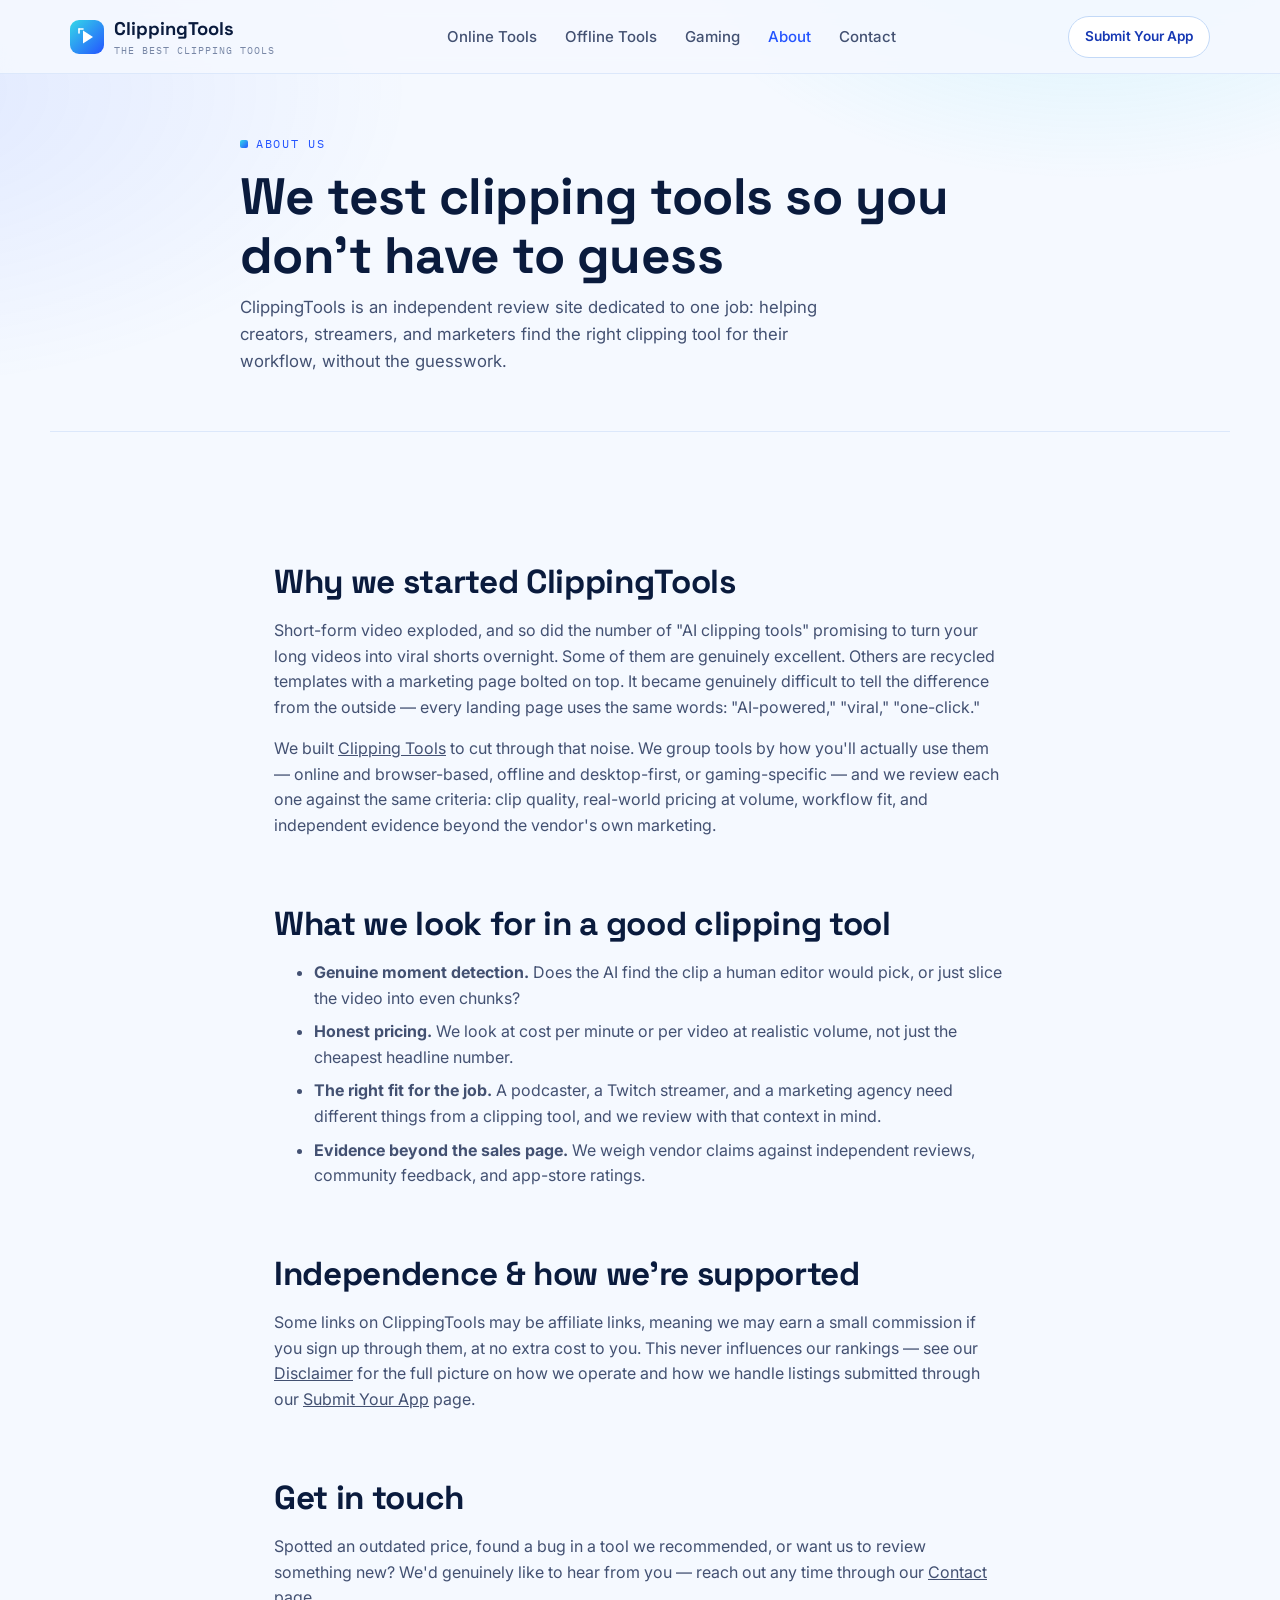
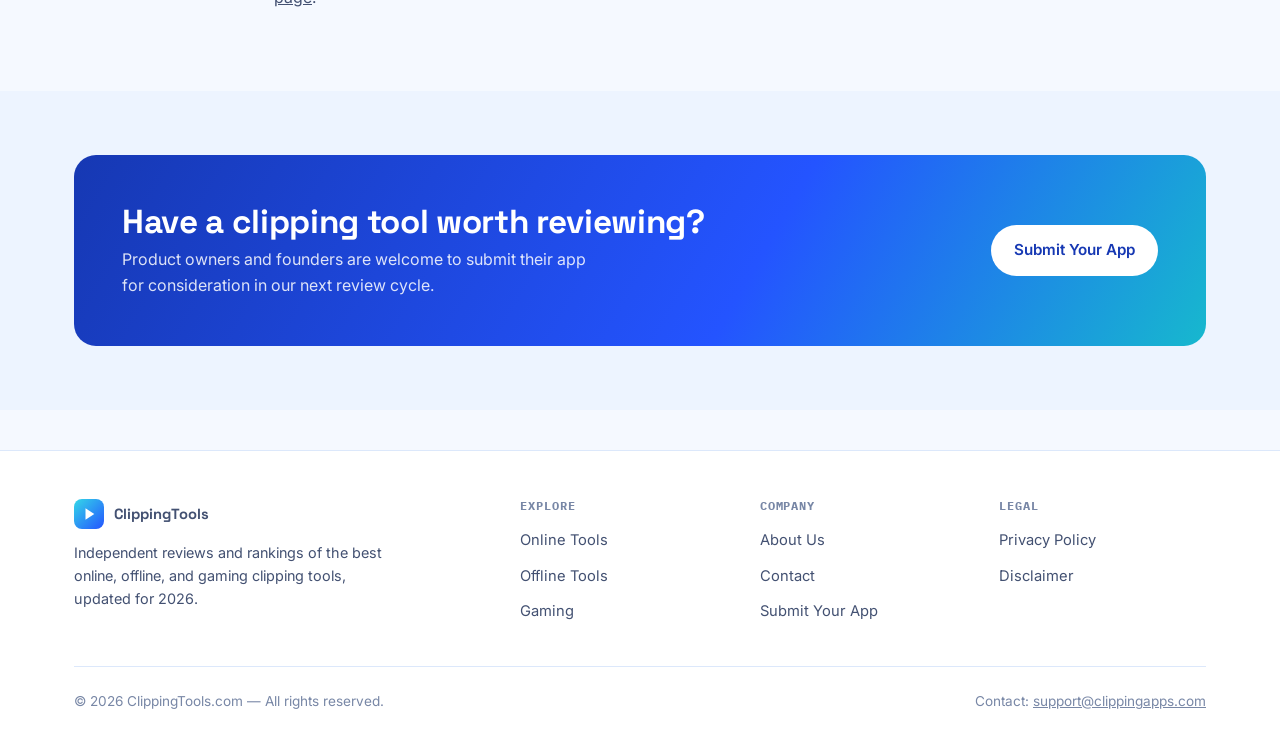
<file: about/index.html>
<!doctype html>
<html lang="en">
<head>
<meta charset="UTF-8" />
<meta name="viewport" content="width=device-width, initial-scale=1.0" />
<title>About ClippingTools — Independent Reviews of the Best Clipping Tools</title>
<meta name="description" content="ClippingTools is an independent resource reviewing the best online, offline, and gaming clipping tools. Learn about our mission and how we evaluate every tool." />
<link rel="canonical" href="https://www.clippingtools.com/about.html" />
<link rel="icon" href="data:image/svg+xml,<svg xmlns=%22http://www.w3.org/2000/svg%22 viewBox=%220 0 24 24%22><rect width=%2224%22 height=%2224%22 rx=%226%22 fill=%22%232454FF%22/><path d=%22M9 7l8 5-8 5V7z%22 fill=%22white%22/></svg>" />
<link rel="preconnect" href="https://fonts.googleapis.com">
<link rel="preconnect" href="https://fonts.gstatic.com" crossorigin>
<link href="https://fonts.googleapis.com/css2?family=Space+Grotesk:wght@500;600;700&family=Inter:wght@400;500;600;700&family=IBM+Plex+Mono:wght@400;500;600&display=swap" rel="stylesheet">
<link rel="stylesheet" href="../assets/style.css" />
</head>
<body>

<header class="site-header">
  <nav class="nav">
    <a href="https://clippingtools.com" class="brand">
      <svg width="34" height="34" viewBox="0 0 34 34" fill="none" xmlns="http://www.w3.org/2000/svg">
        <rect width="34" height="34" rx="9" fill="url(#g1)"/>
        <path d="M13 10.5L23 17L13 23.5V10.5Z" fill="white"/>
        <path d="M9 9V13" stroke="white" stroke-width="1.6" stroke-linecap="round"/>
        <path d="M9 9H13" stroke="white" stroke-width="1.6" stroke-linecap="round"/>
        <defs><linearGradient id="g1" x1="0" y1="0" x2="34" y2="34" gradientUnits="userSpaceOnUse"><stop stop-color="#34D8E8"/><stop offset="1" stop-color="#2454FF"/></linearGradient></defs>
      </svg>
      <span>ClippingTools<small>The Best Clipping Tools</small></span>
    </a>
    <ul class="nav-links">
      <li><a href="https://clippingtools.com/#online">Online Tools</a></li>
      <li><a href="https://clippingtools.com/#offline">Offline Tools</a></li>
      <li><a href="https://clippingtools.com/#gaming">Gaming</a></li>
      <li><a href="../about/" class="active">About</a></li>
      <li><a href="../contact/">Contact</a></li>
    </ul>
    <div class="nav-cta">
      <a href="../submit/" class="btn btn-secondary btn-sm">Submit Your App</a>
      <button class="nav-toggle" aria-label="Toggle menu"><span></span></button>
    </div>
  </nav>
</header>

<main>
  <section class="page-hero container">
    <div class="eyebrow">About Us</div>
    <h1>We test clipping tools so you don't have to guess</h1>
    <p class="lede">ClippingTools is an independent review site dedicated to one job: helping creators, streamers, and marketers find the right clipping tool for their workflow, without the guesswork.</p>
  </section>

  <section class="section">
    <div class="container prose">
      <h2>Why we started ClippingTools</h2>
      <p>Short-form video exploded, and so did the number of "AI clipping tools" promising to turn your long videos into viral shorts overnight. Some of them are genuinely excellent. Others are recycled templates with a marketing page bolted on top. It became genuinely difficult to tell the difference from the outside — every landing page uses the same words: "AI-powered," "viral," "one-click."</p>
      <p>We built <a href="https://clippingtools.com">Clipping Tools</a> to cut through that noise. We group tools by how you'll actually use them — online and browser-based, offline and desktop-first, or gaming-specific — and we review each one against the same criteria: clip quality, real-world pricing at volume, workflow fit, and independent evidence beyond the vendor's own marketing.</p>

      <h2>What we look for in a good clipping tool</h2>
      <ul>
        <li><strong>Genuine moment detection.</strong> Does the AI find the clip a human editor would pick, or just slice the video into even chunks?</li>
        <li><strong>Honest pricing.</strong> We look at cost per minute or per video at realistic volume, not just the cheapest headline number.</li>
        <li><strong>The right fit for the job.</strong> A podcaster, a Twitch streamer, and a marketing agency need different things from a clipping tool, and we review with that context in mind.</li>
        <li><strong>Evidence beyond the sales page.</strong> We weigh vendor claims against independent reviews, community feedback, and app-store ratings.</li>
      </ul>

      <h2>Independence &amp; how we're supported</h2>
      <p>Some links on ClippingTools may be affiliate links, meaning we may earn a small commission if you sign up through them, at no extra cost to you. This never influences our rankings — see our <a href="../disclaimer.html">Disclaimer</a> for the full picture on how we operate and how we handle listings submitted through our <a href="../submit/">Submit Your App</a> page.</p>

      <h2>Get in touch</h2>
      <p>Spotted an outdated price, found a bug in a tool we recommended, or want us to review something new? We'd genuinely like to hear from you — reach out any time through our <a href="../contact/">Contact page</a>.</p>
    </div>
  </section>

  <section class="section section-alt">
    <div class="container">
      <div class="cta-banner">
        <div>
          <h2>Have a clipping tool worth reviewing?</h2>
          <p>Product owners and founders are welcome to submit their app for consideration in our next review cycle.</p>
        </div>
        <a href="../submit/" class="btn btn-secondary">Submit Your App</a>
      </div>
    </div>
  </section>
</main>

<footer class="site-footer">
  <div class="container">
    <div class="footer-grid">
      <div>
        <a href="index.html" class="brand" style="margin-bottom:12px;">
          <svg width="30" height="30" viewBox="0 0 34 34" fill="none" xmlns="http://www.w3.org/2000/svg">
            <rect width="34" height="34" rx="9" fill="url(#g2)"/>
            <path d="M13 10.5L23 17L13 23.5V10.5Z" fill="white"/>
            <defs><linearGradient id="g2" x1="0" y1="0" x2="34" y2="34" gradientUnits="userSpaceOnUse"><stop stop-color="#34D8E8"/><stop offset="1" stop-color="#2454FF"/></linearGradient></defs>
          </svg>
          <span>ClippingTools</span>
        </a>
        <p style="max-width:320px; font-size:0.9rem;">Independent reviews and rankings of the best online, offline, and gaming clipping tools, updated for 2026.</p>
      </div>
      <div>
        <h4>Explore</h4>
        <ul>
      <li><a href="https://clippingtools.com/#online">Online Tools</a></li>
      <li><a href="https://clippingtools.com/#offline">Offline Tools</a></li>
      <li><a href="https://clippingtools.com/#gaming">Gaming</a></li>
        </ul>
      </div>
      <div>
        <h4>Company</h4>
        <ul>
          <li><a href="../about/">About Us</a></li>
          <li><a href="../contact/">Contact</a></li>
          <li><a href="../submit/">Submit Your App</a></li>
        </ul>
      </div>
      <div>
        <h4>Legal</h4>
        <ul>
          <li><a href="../privacy.html">Privacy Policy</a></li>
          <li><a href="../disclaimer.html">Disclaimer</a></li>
        </ul>
      </div>
    </div>
    <div class="footer-bottom">
      <span>© 2026 ClippingTools.com — All rights reserved.</span>
      <span>Contact: <a href="mailto:support@clippingapps.com">support@clippingapps.com</a></span>
    </div>
  </div>
</footer>

<script src="../assets/nav.js"></script>
</body>
</html>
</file>
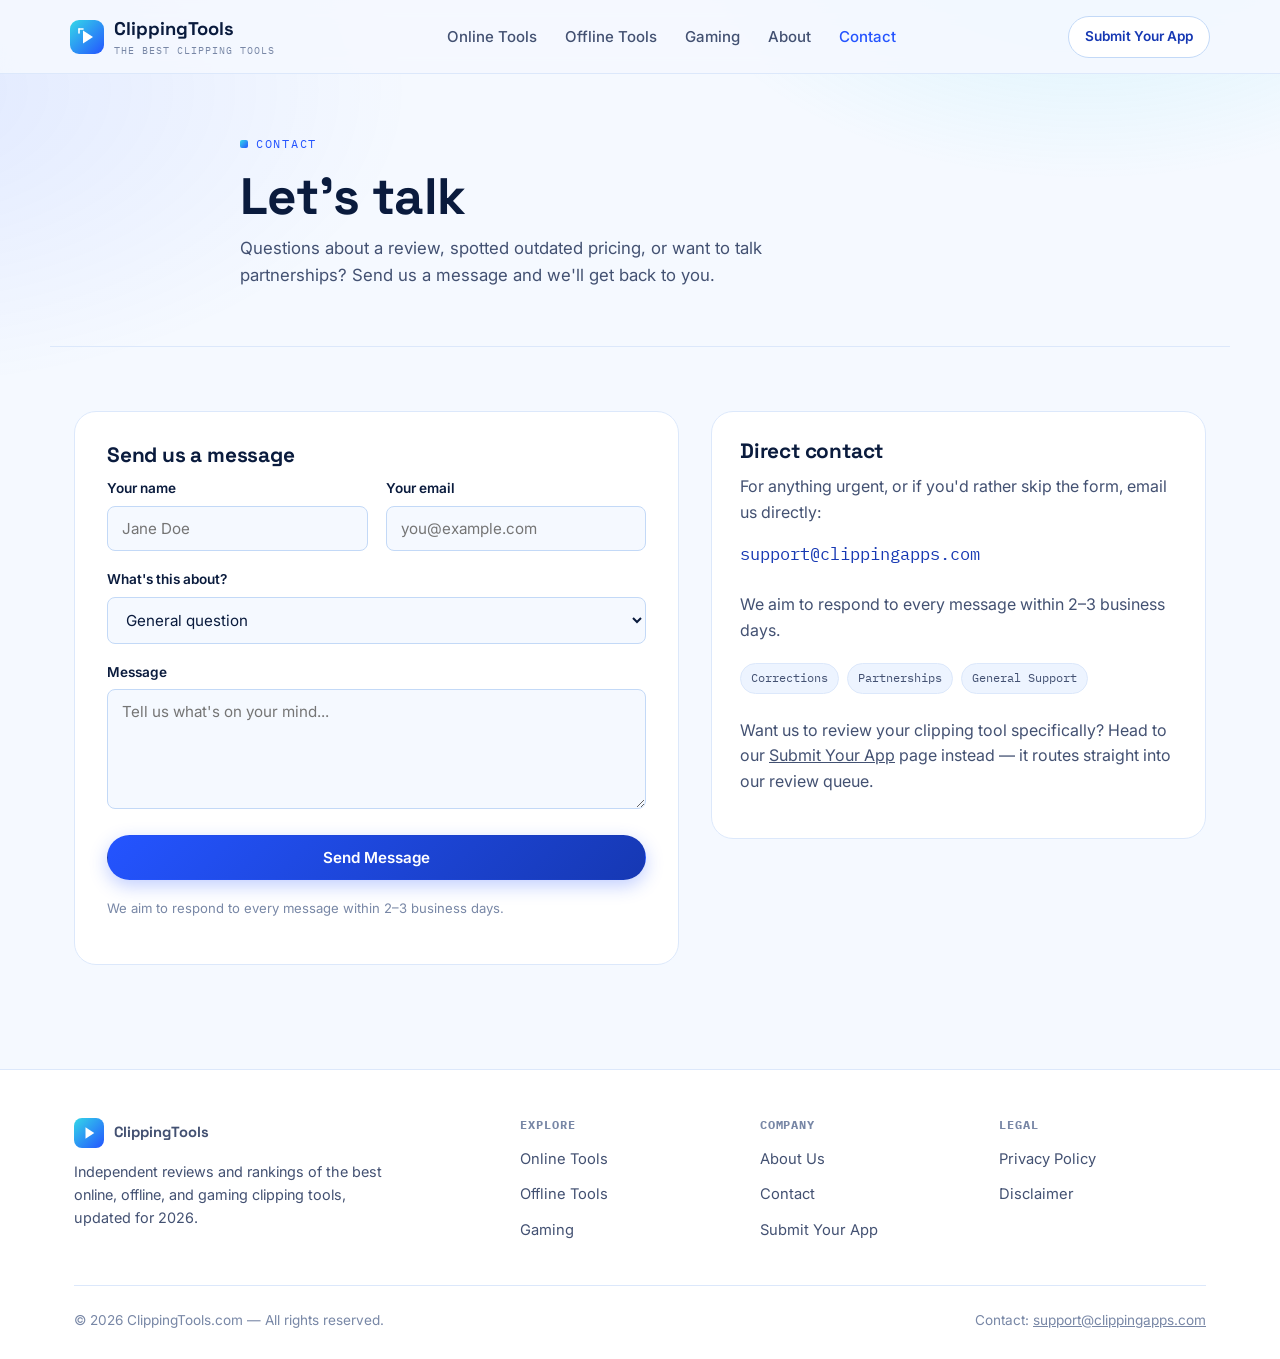
<file: contact/index.html>
<!doctype html>
<html lang="en">
<head>
<meta charset="UTF-8" />
<meta name="viewport" content="width=device-width, initial-scale=1.0" />
<title>Contact ClippingTools — Questions, Corrections &amp; Support</title>
<meta name="description" content="Get in touch with the ClippingTools team for questions, corrections, partnership inquiries, or support at support@clippingapps.com." />
<link rel="canonical" href="https://www.clippingtools.com/contact.html" />
<link rel="icon" href="data:image/svg+xml,<svg xmlns=%22http://www.w3.org/2000/svg%22 viewBox=%220 0 24 24%22><rect width=%2224%22 height=%2224%22 rx=%226%22 fill=%22%232454FF%22/><path d=%22M9 7l8 5-8 5V7z%22 fill=%22white%22/></svg>" />
<link rel="preconnect" href="https://fonts.googleapis.com">
<link rel="preconnect" href="https://fonts.gstatic.com" crossorigin>
<link href="https://fonts.googleapis.com/css2?family=Space+Grotesk:wght@500;600;700&family=Inter:wght@400;500;600;700&family=IBM+Plex+Mono:wght@400;500;600&display=swap" rel="stylesheet">
<link rel="stylesheet" href="../assets/style.css" />
</head>
<body>

<header class="site-header">
  <nav class="nav">
    <a href="https://clippingtools.com" class="brand">
      <svg width="34" height="34" viewBox="0 0 34 34" fill="none" xmlns="http://www.w3.org/2000/svg">
        <rect width="34" height="34" rx="9" fill="url(#g1)"/>
        <path d="M13 10.5L23 17L13 23.5V10.5Z" fill="white"/>
        <path d="M9 9V13" stroke="white" stroke-width="1.6" stroke-linecap="round"/>
        <path d="M9 9H13" stroke="white" stroke-width="1.6" stroke-linecap="round"/>
        <defs><linearGradient id="g1" x1="0" y1="0" x2="34" y2="34" gradientUnits="userSpaceOnUse"><stop stop-color="#34D8E8"/><stop offset="1" stop-color="#2454FF"/></linearGradient></defs>
      </svg>
      <span>ClippingTools<small>The Best Clipping Tools</small></span>
    </a>
    <ul class="nav-links">
      <li><a href="https://clippingtools.com/#online">Online Tools</a></li>
      <li><a href="https://clippingtools.com/#offline">Offline Tools</a></li>
      <li><a href="https://clippingtools.com/#gaming">Gaming</a></li>
      <li><a href="../about/">About</a></li>
      <li><a href="../contact/" class="active">Contact</a></li>
    </ul>
    <div class="nav-cta">
      <a href="../submit/" class="btn btn-secondary btn-sm">Submit Your App</a>
      <button class="nav-toggle" aria-label="Toggle menu"><span></span></button>
    </div>
  </nav>
</header>

<main>
  <section class="page-hero container">
    <div class="eyebrow">Contact</div>
    <h1>Let's talk</h1>
    <p class="lede">Questions about a review, spotted outdated pricing, or want to talk partnerships? Send us a message and we'll get back to you.</p>
  </section>

  <section class="section">
    <div class="container contact-grid">

      <div class="form-card">
        <h3 class="mt-0">Send us a message</h3>
        
<form class="form-grid" id="contact-form">
  <div class="form-row">
    <div>
      <label for="name">Your name</label>
      <input type="text" id="name" name="name" placeholder="Jane Doe" required />
    </div>
    <div>
      <label for="email">Your email</label>
      <input type="email" id="email" name="email" placeholder="you@example.com" required />
    </div>
  </div>
  <div>
    <label for="topic">What's this about?</label>
    <select id="topic" name="topic">
      <option>General question</option>
      <option>Correction on a review</option>
      <option>Partnership / advertising</option>
      <option>Submit a tool for review</option>
      <option>Something else</option>
    </select>
  </div>
  <div>
    <label for="message">Message</label>
    <textarea id="message" name="message" placeholder="Tell us what's on your mind..." required></textarea>
  </div>

  <!-- spam trap, keep hidden -->
  <input type="text" name="_honey" style="display:none" tabindex="-1" autocomplete="off">
  <input type="hidden" name="_subject" value="New message from ClippingTools contact form">
  <input type="hidden" name="_captcha" value="false">

  <button type="submit" class="btn btn-primary" id="contact-submit-btn">Send Message</button>

  <div id="contact-form-success" style="display:none; padding:14px 16px; border-radius:var(--radius-sm); background:#DEFBEE; border:1px solid #1C9A6C; color:var(--ink); font-size:0.9rem;">
    ✓ Thanks — your message has been sent. We'll get back to you within 2–3 business days.
  </div>
  <div id="contact-form-error" style="display:none; padding:14px 16px; border-radius:var(--radius-sm); background:#FFEAEA; border:1px solid #D14C4C; color:var(--ink); font-size:0.9rem;">
    Something went wrong sending your message. Please email us directly at <a href="mailto:support@clippingapps.com">support@clippingapps.com</a>.
  </div>
  <p class="form-note">We aim to respond to every message within 2–3 business days.</p>
</form>

<script>
document.getElementById('contact-form').addEventListener('submit', function (e) {
  e.preventDefault();
  var form = e.target;
  var btn = document.getElementById('contact-submit-btn');
  var success = document.getElementById('contact-form-success');
  var error = document.getElementById('contact-form-error');
  success.style.display = 'none';
  error.style.display = 'none';
  btn.disabled = true;
  btn.textContent = 'Sending...';

  fetch('https://formsubmit.co/ajax/support@clippingapps.com', {
    method: 'POST',
    headers: { 'Content-Type': 'application/json', 'Accept': 'application/json' },
    body: JSON.stringify(Object.fromEntries(new FormData(form)))
  })
    .then(function (res) { return res.json(); })
    .then(function () {
      form.reset();
      success.style.display = 'block';
    })
    .catch(function () {
      error.style.display = 'block';
    })
    .finally(function () {
      btn.disabled = false;
      btn.textContent = 'Send Message';
    });
});
</script>
      </div>

      <div class="contact-detail">
        <h3 class="mt-0">Direct contact</h3>
        <p>For anything urgent, or if you'd rather skip the form, email us directly:</p>
        <p><a class="email" href="mailto:support@clippingapps.com">support@clippingapps.com</a></p>
        <p style="margin-top:24px;">We aim to respond to every message within 2–3 business days.</p>
        <div class="tag-row" style="margin-top:20px;">
          <span class="tag">Corrections</span>
          <span class="tag">Partnerships</span>
          <span class="tag">General Support</span>
        </div>
        <p style="margin-top:24px;">Want us to review your clipping tool specifically? Head to our <a href="../submit/">Submit Your App</a> page instead — it routes straight into our review queue.</p>
      </div>

    </div>
  </section>
</main>

<footer class="site-footer">
  <div class="container">
    <div class="footer-grid">
      <div>
        <a href="index.html" class="brand" style="margin-bottom:12px;">
          <svg width="30" height="30" viewBox="0 0 34 34" fill="none" xmlns="http://www.w3.org/2000/svg">
            <rect width="34" height="34" rx="9" fill="url(#g2)"/>
            <path d="M13 10.5L23 17L13 23.5V10.5Z" fill="white"/>
            <defs><linearGradient id="g2" x1="0" y1="0" x2="34" y2="34" gradientUnits="userSpaceOnUse"><stop stop-color="#34D8E8"/><stop offset="1" stop-color="#2454FF"/></linearGradient></defs>
          </svg>
          <span>ClippingTools</span>
        </a>
        <p style="max-width:320px; font-size:0.9rem;">Independent reviews and rankings of the best online, offline, and gaming clipping tools, updated for 2026.</p>
      </div>
      <div>
        <h4>Explore</h4>
        <ul>
      <li><a href="https://clippingtools.com/#online">Online Tools</a></li>
      <li><a href="https://clippingtools.com/#offline">Offline Tools</a></li>
      <li><a href="https://clippingtools.com/#gaming">Gaming</a></li>
        </ul>
      </div>
      <div>
        <h4>Company</h4>
        <ul>
          <li><a href="../about/">About Us</a></li>
          <li><a href="../contact/">Contact</a></li>
          <li><a href="../submit/">Submit Your App</a></li>
        </ul>
      </div>
      <div>
        <h4>Legal</h4>
        <ul>
          <li><a href="../privacy.html">Privacy Policy</a></li>
          <li><a href="../disclaimer.html">Disclaimer</a></li>
        </ul>
      </div>
    </div>
    <div class="footer-bottom">
      <span>© 2026 ClippingTools.com — All rights reserved.</span>
      <span>Contact: <a href="mailto:support@clippingapps.com">support@clippingapps.com</a></span>
    </div>
  </div>
</footer>

<script src="../assets/nav.js"></script>
</body>
</html>
</file>
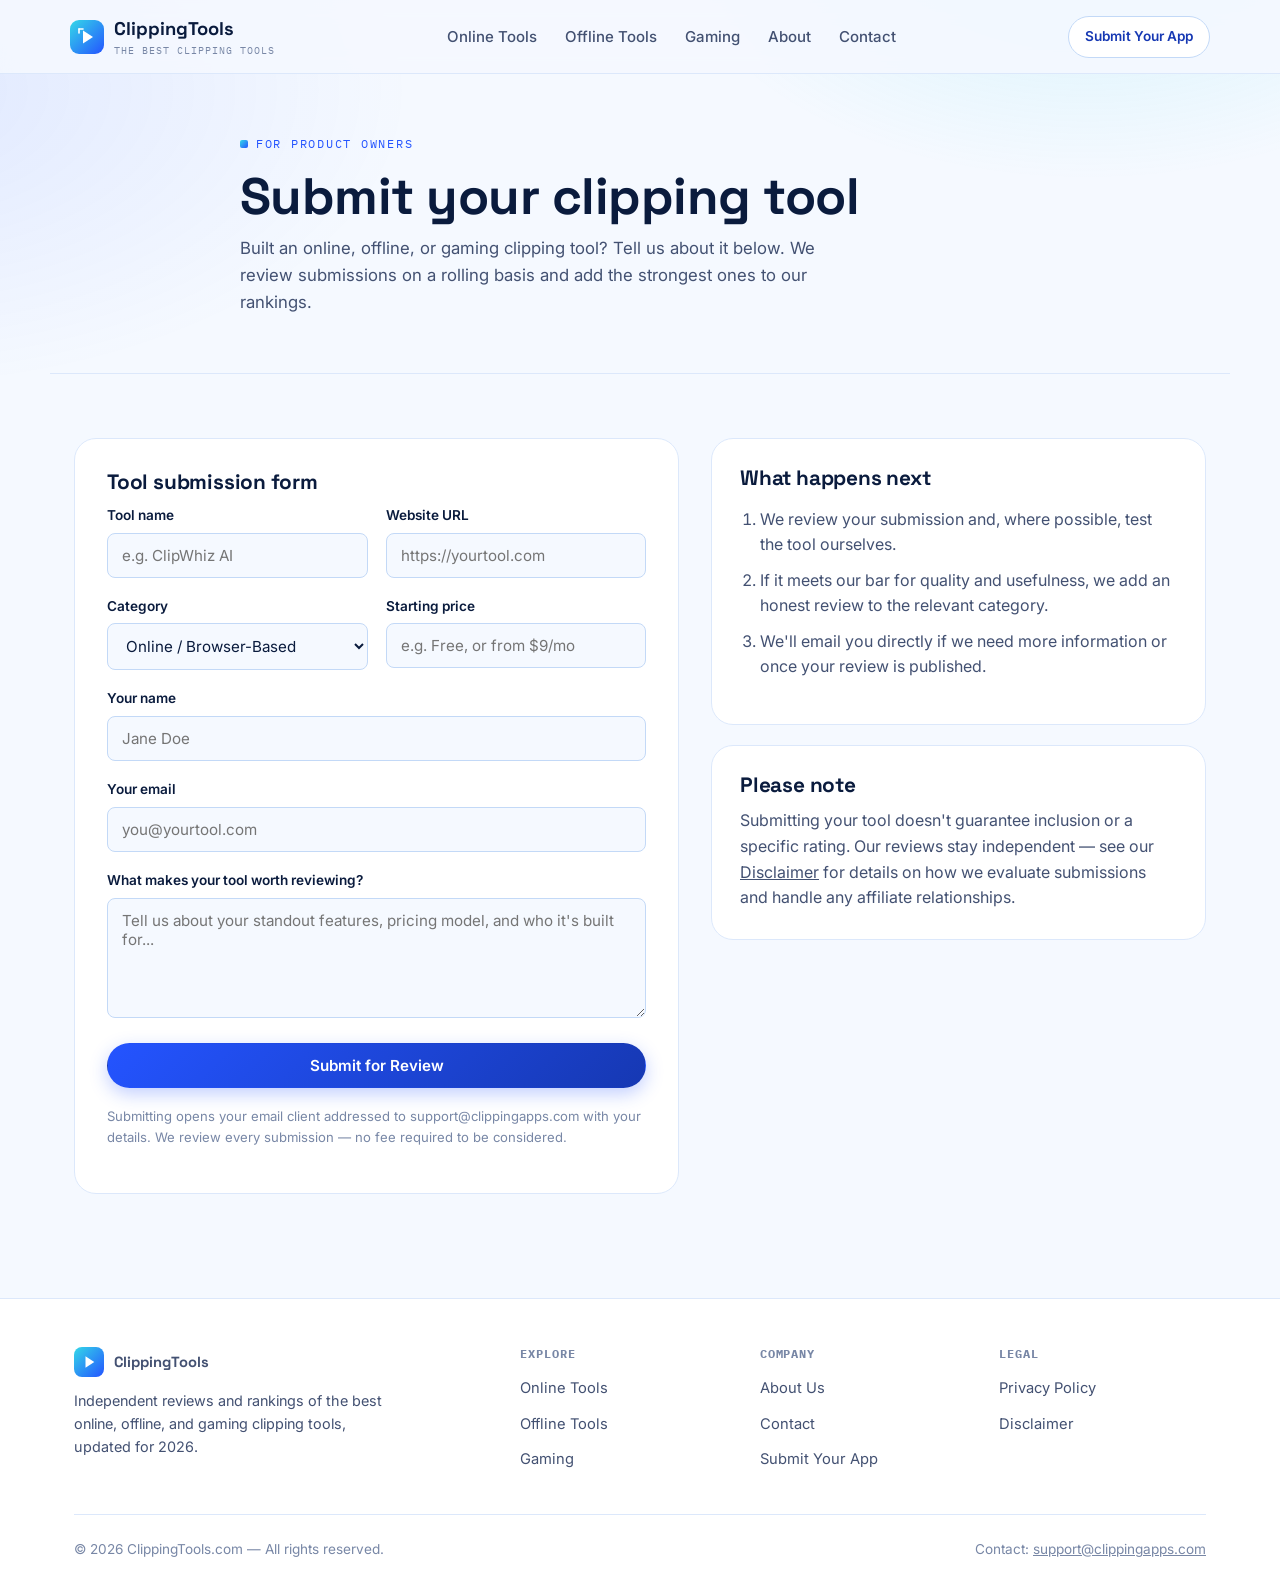
<file: submit/index.html>
<!doctype html>
<html lang="en">
<head>
<meta charset="UTF-8" />
<meta name="viewport" content="width=device-width, initial-scale=1.0" />
<title>Submit Your Clipping Tool for Review | ClippingTools</title>
<meta name="description" content="Built a clipping tool? Submit your app to ClippingTools and get considered for an independent review alongside the best online, offline, and gaming clip makers." />
<link rel="canonical" href="https://www.clippingtools.com/submit.html" />
<link rel="icon" href="data:image/svg+xml,<svg xmlns=%22http://www.w3.org/2000/svg%22 viewBox=%220 0 24 24%22><rect width=%2224%22 height=%2224%22 rx=%226%22 fill=%22%232454FF%22/><path d=%22M9 7l8 5-8 5V7z%22 fill=%22white%22/></svg>" />
<link rel="preconnect" href="https://fonts.googleapis.com">
<link rel="preconnect" href="https://fonts.gstatic.com" crossorigin>
<link href="https://fonts.googleapis.com/css2?family=Space+Grotesk:wght@500;600;700&family=Inter:wght@400;500;600;700&family=IBM+Plex+Mono:wght@400;500;600&display=swap" rel="stylesheet">
<link rel="stylesheet" href="../assets/style.css" />
</head>
<body>

<header class="site-header">
  <nav class="nav">
    <a href="https://clippingtools.com" class="brand">
      <svg width="34" height="34" viewBox="0 0 34 34" fill="none" xmlns="http://www.w3.org/2000/svg">
        <rect width="34" height="34" rx="9" fill="url(#g1)"/>
        <path d="M13 10.5L23 17L13 23.5V10.5Z" fill="white"/>
        <path d="M9 9V13" stroke="white" stroke-width="1.6" stroke-linecap="round"/>
        <path d="M9 9H13" stroke="white" stroke-width="1.6" stroke-linecap="round"/>
        <defs><linearGradient id="g1" x1="0" y1="0" x2="34" y2="34" gradientUnits="userSpaceOnUse"><stop stop-color="#34D8E8"/><stop offset="1" stop-color="#2454FF"/></linearGradient></defs>
      </svg>
      <span>ClippingTools<small>The Best Clipping Tools</small></span>
    </a>
    <ul class="nav-links">
      <li><a href="https://clippingtools.com/#online">Online Tools</a></li>
      <li><a href="https://clippingtools.com/#offline">Offline Tools</a></li>
      <li><a href="https://clippingtools.com/#gaming">Gaming</a></li>
      <li><a href="../about/">About</a></li>
      <li><a href="../contact/">Contact</a></li>
    </ul>
    <div class="nav-cta">
      <a href="../submit/" class="btn btn-secondary btn-sm">Submit Your App</a>
      <button class="nav-toggle" aria-label="Toggle menu"><span></span></button>
    </div>
  </nav>
</header>

<main>
  <section class="page-hero container">
    <div class="eyebrow">For Product Owners</div>
    <h1>Submit your clipping tool</h1>
    <p class="lede">Built an online, offline, or gaming clipping tool? Tell us about it below. We review submissions on a rolling basis and add the strongest ones to our rankings.</p>
  </section>

  <section class="section">
    <div class="container">
      <div class="contact-grid">

        <div class="form-card">
          <h3 class="mt-0">Tool submission form</h3>
          <form class="form-grid" action="mailto:support@clippingapps.com" method="post" enctype="text/plain">
            <div class="form-row">
              <div>
                <label for="tool-name">Tool name</label>
                <input type="text" id="tool-name" name="tool-name" placeholder="e.g. ClipWhiz AI" required />
              </div>
              <div>
                <label for="tool-url">Website URL</label>
                <input type="url" id="tool-url" name="tool-url" placeholder="https://yourtool.com" required />
              </div>
            </div>
            <div class="form-row">
              <div>
                <label for="category">Category</label>
                <select id="category" name="category">
                  <option>Online / Browser-Based</option>
                  <option>Offline / Desktop App</option>
                  <option>Gaming Clip Tool</option>
                  <option>Other / Hybrid</option>
                </select>
              </div>
              <div>
                <label for="pricing">Starting price</label>
                <input type="text" id="pricing" name="pricing" placeholder="e.g. Free, or from $9/mo" />
              </div>
            </div>
            <div>
              <label for="contact-name">Your name</label>
              <input type="text" id="contact-name" name="contact-name" placeholder="Jane Doe" required />
            </div>
            <div>
              <label for="contact-email">Your email</label>
              <input type="email" id="contact-email" name="contact-email" placeholder="you@yourtool.com" required />
            </div>
            <div>
              <label for="description">What makes your tool worth reviewing?</label>
              <textarea id="description" name="description" placeholder="Tell us about your standout features, pricing model, and who it's built for..." required></textarea>
            </div>
            <button type="submit" class="btn btn-primary">Submit for Review</button>
            <p class="form-note">Submitting opens your email client addressed to support@clippingapps.com with your details. We review every submission — no fee required to be considered.</p>
          </form>
        </div>

        <div>
          <div class="contact-detail" style="margin-bottom:20px;">
            <h3 class="mt-0">What happens next</h3>
            <ol style="padding-left:20px; color:var(--ink-soft);">
              <li style="margin-bottom:10px;">We review your submission and, where possible, test the tool ourselves.</li>
              <li style="margin-bottom:10px;">If it meets our bar for quality and usefulness, we add an honest review to the relevant category.</li>
              <li style="margin-bottom:10px;">We'll email you directly if we need more information or once your review is published.</li>
            </ol>
          </div>
          <div class="contact-detail">
            <h3 class="mt-0">Please note</h3>
            <p style="margin-bottom:0;">Submitting your tool doesn't guarantee inclusion or a specific rating. Our reviews stay independent — see our <a href="../disclaimer.html">Disclaimer</a> for details on how we evaluate submissions and handle any affiliate relationships.</p>
          </div>
        </div>

      </div>
    </div>
  </section>
</main>

<footer class="site-footer">
  <div class="container">
    <div class="footer-grid">
      <div>
        <a href="index.html" class="brand" style="margin-bottom:12px;">
          <svg width="30" height="30" viewBox="0 0 34 34" fill="none" xmlns="http://www.w3.org/2000/svg">
            <rect width="34" height="34" rx="9" fill="url(#g2)"/>
            <path d="M13 10.5L23 17L13 23.5V10.5Z" fill="white"/>
            <defs><linearGradient id="g2" x1="0" y1="0" x2="34" y2="34" gradientUnits="userSpaceOnUse"><stop stop-color="#34D8E8"/><stop offset="1" stop-color="#2454FF"/></linearGradient></defs>
          </svg>
          <span>ClippingTools</span>
        </a>
        <p style="max-width:320px; font-size:0.9rem;">Independent reviews and rankings of the best online, offline, and gaming clipping tools, updated for 2026.</p>
      </div>
      <div>
        <h4>Explore</h4>
        <ul>
     <li><a href="https://clippingtools.com/#online">Online Tools</a></li>
      <li><a href="https://clippingtools.com/#offline">Offline Tools</a></li>
      <li><a href="https://clippingtools.com/#gaming">Gaming</a></li>
        </ul>
      </div>
      <div>
        <h4>Company</h4>
        <ul>
       <li><a href="../about/">About Us</a></li>
        <li><a href="../contact/">Contact</a></li>
        <li><a href="../submit/">Submit Your App</a></li>
        </ul>
      </div>
      <div>
        <h4>Legal</h4>
        <ul>
          <li><a href="../privacy.html">Privacy Policy</a></li>
          <li><a href="../disclaimer.html">Disclaimer</a></li>
        </ul>
      </div>
    </div>
    <div class="footer-bottom">
      <span>© 2026 ClippingTools.com — All rights reserved.</span>
      <span>Contact: <a href="mailto:support@clippingapps.com">support@clippingapps.com</a></span>
    </div>
  </div>
</footer>

<script src="../assets/nav.js"></script>
</body>
</html>
</file>
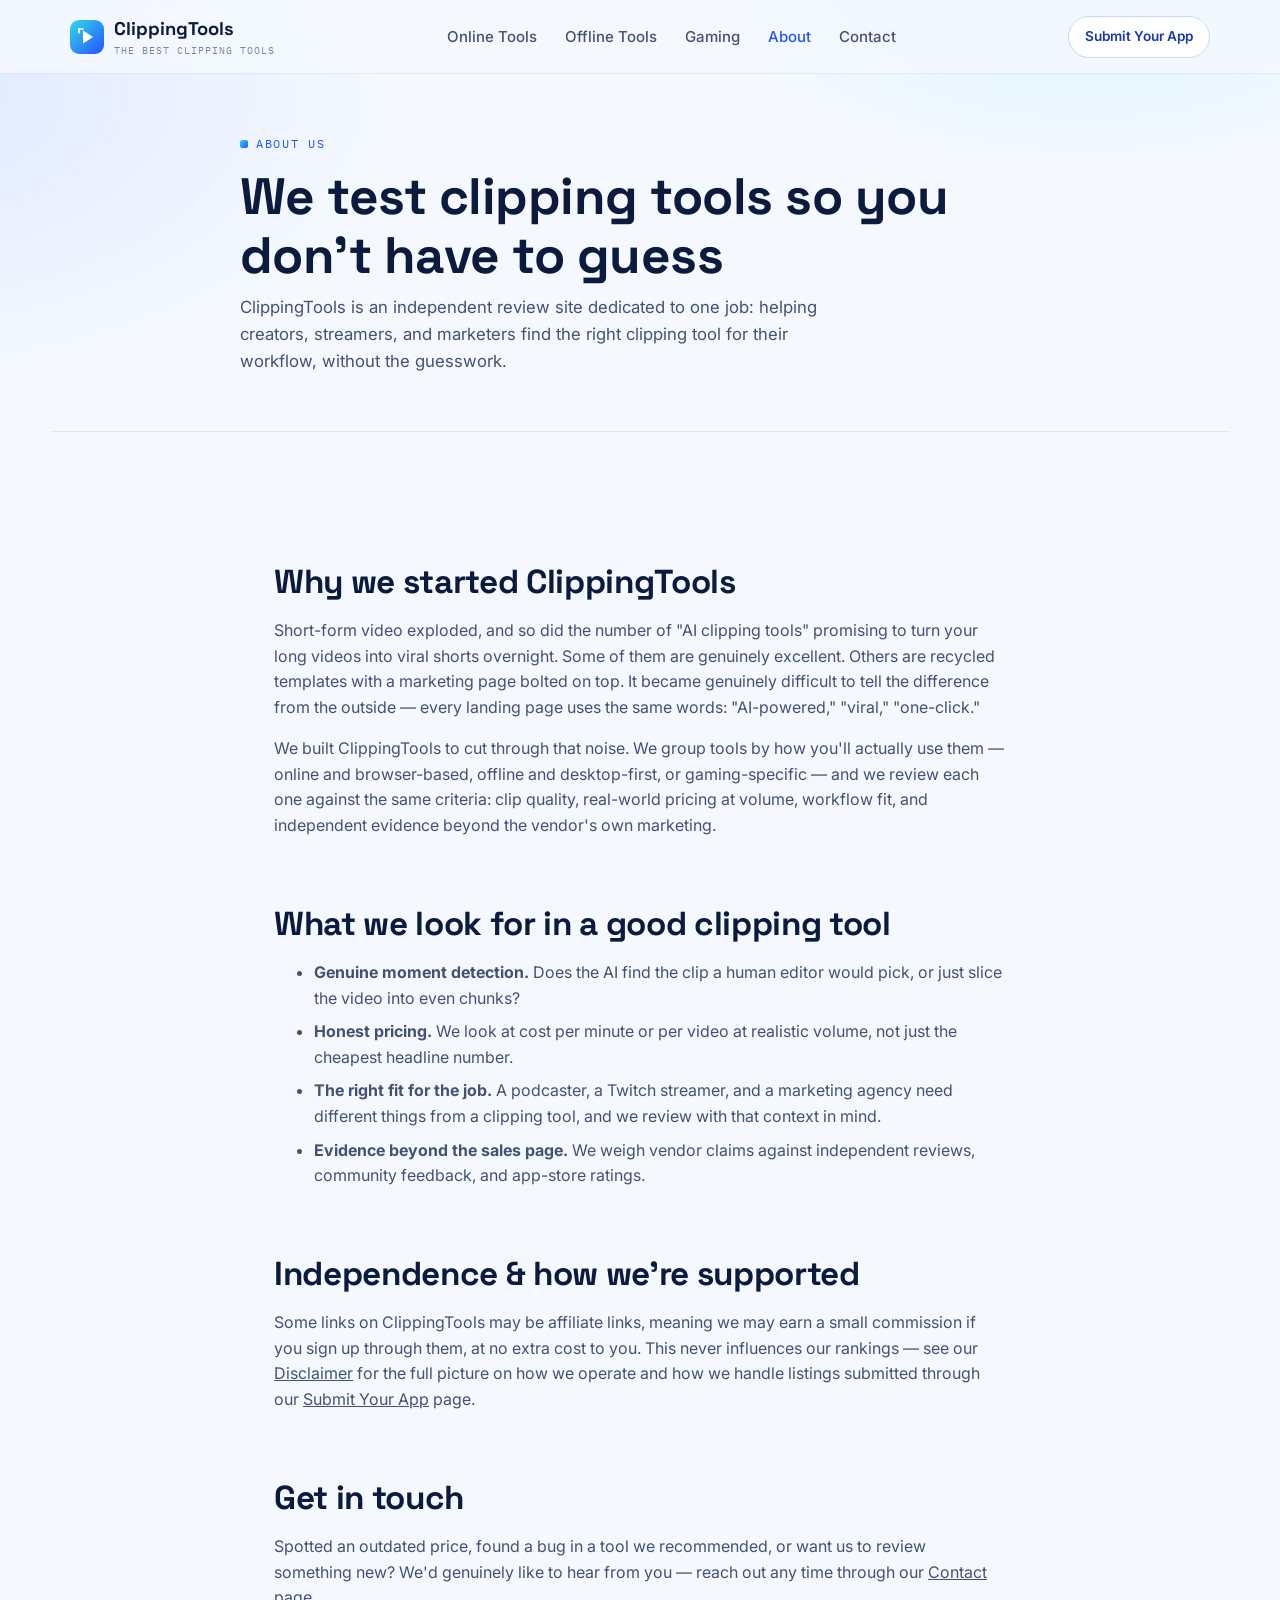
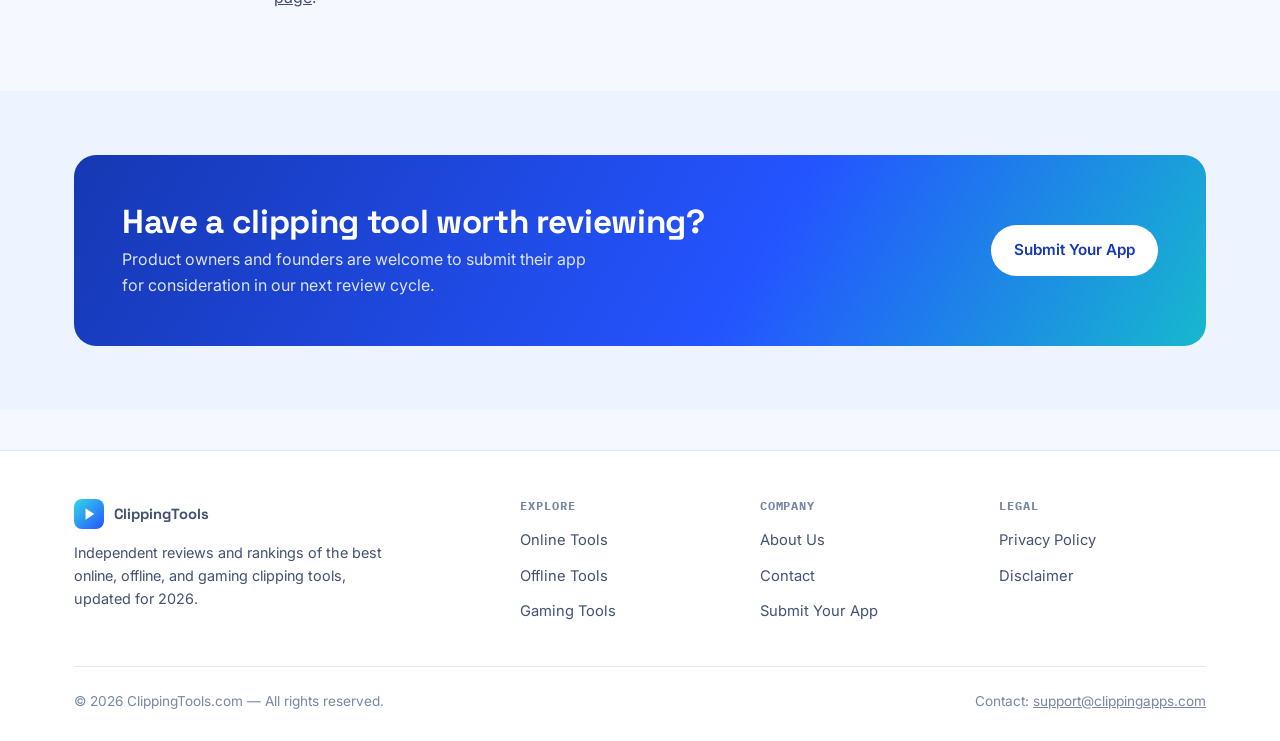
<file: about.html>
<!doctype html>
<html lang="en">
<head>
<meta charset="UTF-8" />
<meta name="viewport" content="width=device-width, initial-scale=1.0" />
<title>About ClippingTools — Independent Reviews of the Best Clipping Tools</title>
<meta name="description" content="ClippingTools is an independent resource reviewing the best online, offline, and gaming clipping tools. Learn about our mission and how we evaluate every tool." />
<link rel="canonical" href="https://www.clippingtools.com/about.html" />
<link rel="icon" href="data:image/svg+xml,<svg xmlns=%22http://www.w3.org/2000/svg%22 viewBox=%220 0 24 24%22><rect width=%2224%22 height=%2224%22 rx=%226%22 fill=%22%232454FF%22/><path d=%22M9 7l8 5-8 5V7z%22 fill=%22white%22/></svg>" />
<link rel="preconnect" href="https://fonts.googleapis.com">
<link rel="preconnect" href="https://fonts.gstatic.com" crossorigin>
<link href="https://fonts.googleapis.com/css2?family=Space+Grotesk:wght@500;600;700&family=Inter:wght@400;500;600;700&family=IBM+Plex+Mono:wght@400;500;600&display=swap" rel="stylesheet">
<link rel="stylesheet" href="assets/style.css" />
</head>
<body>

<header class="site-header">
  <nav class="nav">
    <a href="https://clippingtools.com" class="brand">
      <svg width="34" height="34" viewBox="0 0 34 34" fill="none" xmlns="http://www.w3.org/2000/svg">
        <rect width="34" height="34" rx="9" fill="url(#g1)"/>
        <path d="M13 10.5L23 17L13 23.5V10.5Z" fill="white"/>
        <path d="M9 9V13" stroke="white" stroke-width="1.6" stroke-linecap="round"/>
        <path d="M9 9H13" stroke="white" stroke-width="1.6" stroke-linecap="round"/>
        <defs><linearGradient id="g1" x1="0" y1="0" x2="34" y2="34" gradientUnits="userSpaceOnUse"><stop stop-color="#34D8E8"/><stop offset="1" stop-color="#2454FF"/></linearGradient></defs>
      </svg>
      <span>ClippingTools<small>The Best Clipping Tools</small></span>
    </a>
    <ul class="nav-links">
      <li><a href="https://clippingtools.com/#online">Online Tools</a></li>
      <li><a href="https://clippingtools.com/#offline">Offline Tools</a></li>
      <li><a href="https://clippingtools.com/#gaming">Gaming</a></li>
      <li><a href="about.html" class="active">About</a></li>
      <li><a href="contact.html">Contact</a></li>
    </ul>
    <div class="nav-cta">
      <a href="submit.html" class="btn btn-secondary btn-sm">Submit Your App</a>
      <button class="nav-toggle" aria-label="Toggle menu"><span></span></button>
    </div>
  </nav>
</header>

<main>
  <section class="page-hero container">
    <div class="eyebrow">About Us</div>
    <h1>We test clipping tools so you don't have to guess</h1>
    <p class="lede">ClippingTools is an independent review site dedicated to one job: helping creators, streamers, and marketers find the right clipping tool for their workflow, without the guesswork.</p>
  </section>

  <section class="section">
    <div class="container prose">
      <h2>Why we started ClippingTools</h2>
      <p>Short-form video exploded, and so did the number of "AI clipping tools" promising to turn your long videos into viral shorts overnight. Some of them are genuinely excellent. Others are recycled templates with a marketing page bolted on top. It became genuinely difficult to tell the difference from the outside — every landing page uses the same words: "AI-powered," "viral," "one-click."</p>
      <p>We built ClippingTools to cut through that noise. We group tools by how you'll actually use them — online and browser-based, offline and desktop-first, or gaming-specific — and we review each one against the same criteria: clip quality, real-world pricing at volume, workflow fit, and independent evidence beyond the vendor's own marketing.</p>

      <h2>What we look for in a good clipping tool</h2>
      <ul>
        <li><strong>Genuine moment detection.</strong> Does the AI find the clip a human editor would pick, or just slice the video into even chunks?</li>
        <li><strong>Honest pricing.</strong> We look at cost per minute or per video at realistic volume, not just the cheapest headline number.</li>
        <li><strong>The right fit for the job.</strong> A podcaster, a Twitch streamer, and a marketing agency need different things from a clipping tool, and we review with that context in mind.</li>
        <li><strong>Evidence beyond the sales page.</strong> We weigh vendor claims against independent reviews, community feedback, and app-store ratings.</li>
      </ul>

      <h2>Independence &amp; how we're supported</h2>
      <p>Some links on ClippingTools may be affiliate links, meaning we may earn a small commission if you sign up through them, at no extra cost to you. This never influences our rankings — see our <a href="disclaimer.html">Disclaimer</a> for the full picture on how we operate and how we handle listings submitted through our <a href="submit.html">Submit Your App</a> page.</p>

      <h2>Get in touch</h2>
      <p>Spotted an outdated price, found a bug in a tool we recommended, or want us to review something new? We'd genuinely like to hear from you — reach out any time through our <a href="contact.html">Contact page</a>.</p>
    </div>
  </section>

  <section class="section section-alt">
    <div class="container">
      <div class="cta-banner">
        <div>
          <h2>Have a clipping tool worth reviewing?</h2>
          <p>Product owners and founders are welcome to submit their app for consideration in our next review cycle.</p>
        </div>
        <a href="submit.html" class="btn btn-secondary">Submit Your App</a>
      </div>
    </div>
  </section>
</main>

<footer class="site-footer">
  <div class="container">
    <div class="footer-grid">
      <div>
        <a href="index.html" class="brand" style="margin-bottom:12px;">
          <svg width="30" height="30" viewBox="0 0 34 34" fill="none" xmlns="http://www.w3.org/2000/svg">
            <rect width="34" height="34" rx="9" fill="url(#g2)"/>
            <path d="M13 10.5L23 17L13 23.5V10.5Z" fill="white"/>
            <defs><linearGradient id="g2" x1="0" y1="0" x2="34" y2="34" gradientUnits="userSpaceOnUse"><stop stop-color="#34D8E8"/><stop offset="1" stop-color="#2454FF"/></linearGradient></defs>
          </svg>
          <span>ClippingTools</span>
        </a>
        <p style="max-width:320px; font-size:0.9rem;">Independent reviews and rankings of the best online, offline, and gaming clipping tools, updated for 2026.</p>
      </div>
      <div>
        <h4>Explore</h4>
        <ul>
          <li><a href="index.html#online">Online Tools</a></li>
          <li><a href="index.html#offline">Offline Tools</a></li>
          <li><a href="index.html#gaming">Gaming Tools</a></li>
        </ul>
      </div>
      <div>
        <h4>Company</h4>
        <ul>
          <li><a href="about.html">About Us</a></li>
          <li><a href="contact.html">Contact</a></li>
          <li><a href="submit.html">Submit Your App</a></li>
        </ul>
      </div>
      <div>
        <h4>Legal</h4>
        <ul>
          <li><a href="privacy.html">Privacy Policy</a></li>
          <li><a href="disclaimer.html">Disclaimer</a></li>
        </ul>
      </div>
    </div>
    <div class="footer-bottom">
      <span>© 2026 ClippingTools.com — All rights reserved.</span>
      <span>Contact: <a href="mailto:support@clippingapps.com">support@clippingapps.com</a></span>
    </div>
  </div>
</footer>

<script src="assets/nav.js"></script>
</body>
</html>
</file>
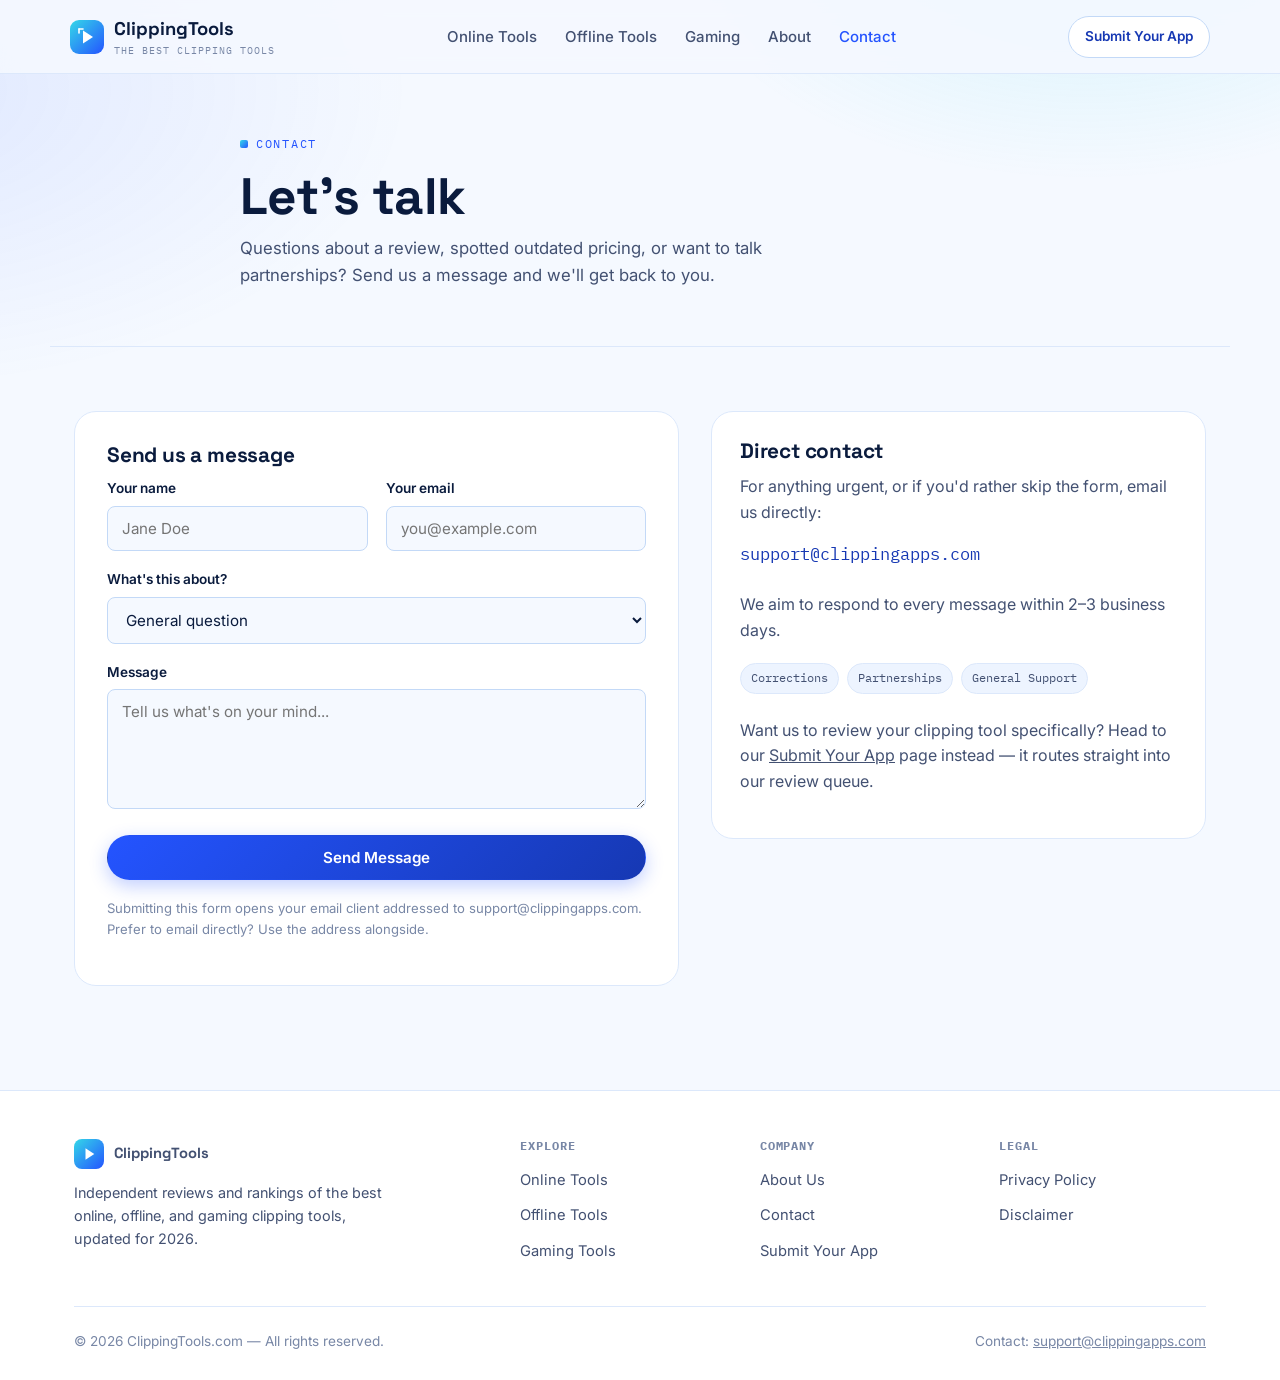
<file: contact.html>
<!doctype html>
<html lang="en">
<head>
<meta charset="UTF-8" />
<meta name="viewport" content="width=device-width, initial-scale=1.0" />
<title>Contact ClippingTools — Questions, Corrections &amp; Support</title>
<meta name="description" content="Get in touch with the ClippingTools team for questions, corrections, partnership inquiries, or support at support@clippingapps.com." />
<link rel="canonical" href="https://www.clippingtools.com/contact.html" />
<link rel="icon" href="data:image/svg+xml,<svg xmlns=%22http://www.w3.org/2000/svg%22 viewBox=%220 0 24 24%22><rect width=%2224%22 height=%2224%22 rx=%226%22 fill=%22%232454FF%22/><path d=%22M9 7l8 5-8 5V7z%22 fill=%22white%22/></svg>" />
<link rel="preconnect" href="https://fonts.googleapis.com">
<link rel="preconnect" href="https://fonts.gstatic.com" crossorigin>
<link href="https://fonts.googleapis.com/css2?family=Space+Grotesk:wght@500;600;700&family=Inter:wght@400;500;600;700&family=IBM+Plex+Mono:wght@400;500;600&display=swap" rel="stylesheet">
<link rel="stylesheet" href="assets/style.css" />
</head>
<body>

<header class="site-header">
  <nav class="nav">
    <a href="https://clippingtools.com" class="brand">
      <svg width="34" height="34" viewBox="0 0 34 34" fill="none" xmlns="http://www.w3.org/2000/svg">
        <rect width="34" height="34" rx="9" fill="url(#g1)"/>
        <path d="M13 10.5L23 17L13 23.5V10.5Z" fill="white"/>
        <path d="M9 9V13" stroke="white" stroke-width="1.6" stroke-linecap="round"/>
        <path d="M9 9H13" stroke="white" stroke-width="1.6" stroke-linecap="round"/>
        <defs><linearGradient id="g1" x1="0" y1="0" x2="34" y2="34" gradientUnits="userSpaceOnUse"><stop stop-color="#34D8E8"/><stop offset="1" stop-color="#2454FF"/></linearGradient></defs>
      </svg>
      <span>ClippingTools<small>The Best Clipping Tools</small></span>
    </a>
    <ul class="nav-links">
      <li><a href="https://clippingtools.com/#online">Online Tools</a></li>
      <li><a href="https://clippingtools.com/#offline">Offline Tools</a></li>
      <li><a href="https://clippingtools.com/#gaming">Gaming</a></li>
      <li><a href="about.html">About</a></li>
      <li><a href="contact.html" class="active">Contact</a></li>
    </ul>
    <div class="nav-cta">
      <a href="submit.html" class="btn btn-secondary btn-sm">Submit Your App</a>
      <button class="nav-toggle" aria-label="Toggle menu"><span></span></button>
    </div>
  </nav>
</header>

<main>
  <section class="page-hero container">
    <div class="eyebrow">Contact</div>
    <h1>Let's talk</h1>
    <p class="lede">Questions about a review, spotted outdated pricing, or want to talk partnerships? Send us a message and we'll get back to you.</p>
  </section>

  <section class="section">
    <div class="container contact-grid">

      <div class="form-card">
        <h3 class="mt-0">Send us a message</h3>
        <form class="form-grid" action="mailto:support@clippingapps.com" method="post" enctype="text/plain">
          <div class="form-row">
            <div>
              <label for="name">Your name</label>
              <input type="text" id="name" name="name" placeholder="Jane Doe" required />
            </div>
            <div>
              <label for="email">Your email</label>
              <input type="email" id="email" name="email" placeholder="you@example.com" required />
            </div>
          </div>
          <div>
            <label for="topic">What's this about?</label>
            <select id="topic" name="topic">
              <option>General question</option>
              <option>Correction on a review</option>
              <option>Partnership / advertising</option>
              <option>Submit a tool for review</option>
              <option>Something else</option>
            </select>
          </div>
          <div>
            <label for="message">Message</label>
            <textarea id="message" name="message" placeholder="Tell us what's on your mind..." required></textarea>
          </div>
          <button type="submit" class="btn btn-primary">Send Message</button>
          <p class="form-note">Submitting this form opens your email client addressed to support@clippingapps.com. Prefer to email directly? Use the address alongside.</p>
        </form>
      </div>

      <div class="contact-detail">
        <h3 class="mt-0">Direct contact</h3>
        <p>For anything urgent, or if you'd rather skip the form, email us directly:</p>
        <p><a class="email" href="mailto:support@clippingapps.com">support@clippingapps.com</a></p>
        <p style="margin-top:24px;">We aim to respond to every message within 2–3 business days.</p>
        <div class="tag-row" style="margin-top:20px;">
          <span class="tag">Corrections</span>
          <span class="tag">Partnerships</span>
          <span class="tag">General Support</span>
        </div>
        <p style="margin-top:24px;">Want us to review your clipping tool specifically? Head to our <a href="submit.html">Submit Your App</a> page instead — it routes straight into our review queue.</p>
      </div>

    </div>
  </section>
</main>

<footer class="site-footer">
  <div class="container">
    <div class="footer-grid">
      <div>
        <a href="index.html" class="brand" style="margin-bottom:12px;">
          <svg width="30" height="30" viewBox="0 0 34 34" fill="none" xmlns="http://www.w3.org/2000/svg">
            <rect width="34" height="34" rx="9" fill="url(#g2)"/>
            <path d="M13 10.5L23 17L13 23.5V10.5Z" fill="white"/>
            <defs><linearGradient id="g2" x1="0" y1="0" x2="34" y2="34" gradientUnits="userSpaceOnUse"><stop stop-color="#34D8E8"/><stop offset="1" stop-color="#2454FF"/></linearGradient></defs>
          </svg>
          <span>ClippingTools</span>
        </a>
        <p style="max-width:320px; font-size:0.9rem;">Independent reviews and rankings of the best online, offline, and gaming clipping tools, updated for 2026.</p>
      </div>
      <div>
        <h4>Explore</h4>
        <ul>
          <li><a href="index.html#online">Online Tools</a></li>
          <li><a href="index.html#offline">Offline Tools</a></li>
          <li><a href="index.html#gaming">Gaming Tools</a></li>
        </ul>
      </div>
      <div>
        <h4>Company</h4>
        <ul>
          <li><a href="about.html">About Us</a></li>
          <li><a href="contact.html">Contact</a></li>
          <li><a href="submit.html">Submit Your App</a></li>
        </ul>
      </div>
      <div>
        <h4>Legal</h4>
        <ul>
          <li><a href="privacy.html">Privacy Policy</a></li>
          <li><a href="disclaimer.html">Disclaimer</a></li>
        </ul>
      </div>
    </div>
    <div class="footer-bottom">
      <span>© 2026 ClippingTools.com — All rights reserved.</span>
      <span>Contact: <a href="mailto:support@clippingapps.com">support@clippingapps.com</a></span>
    </div>
  </div>
</footer>

<script src="assets/nav.js"></script>
</body>
</html>
</file>
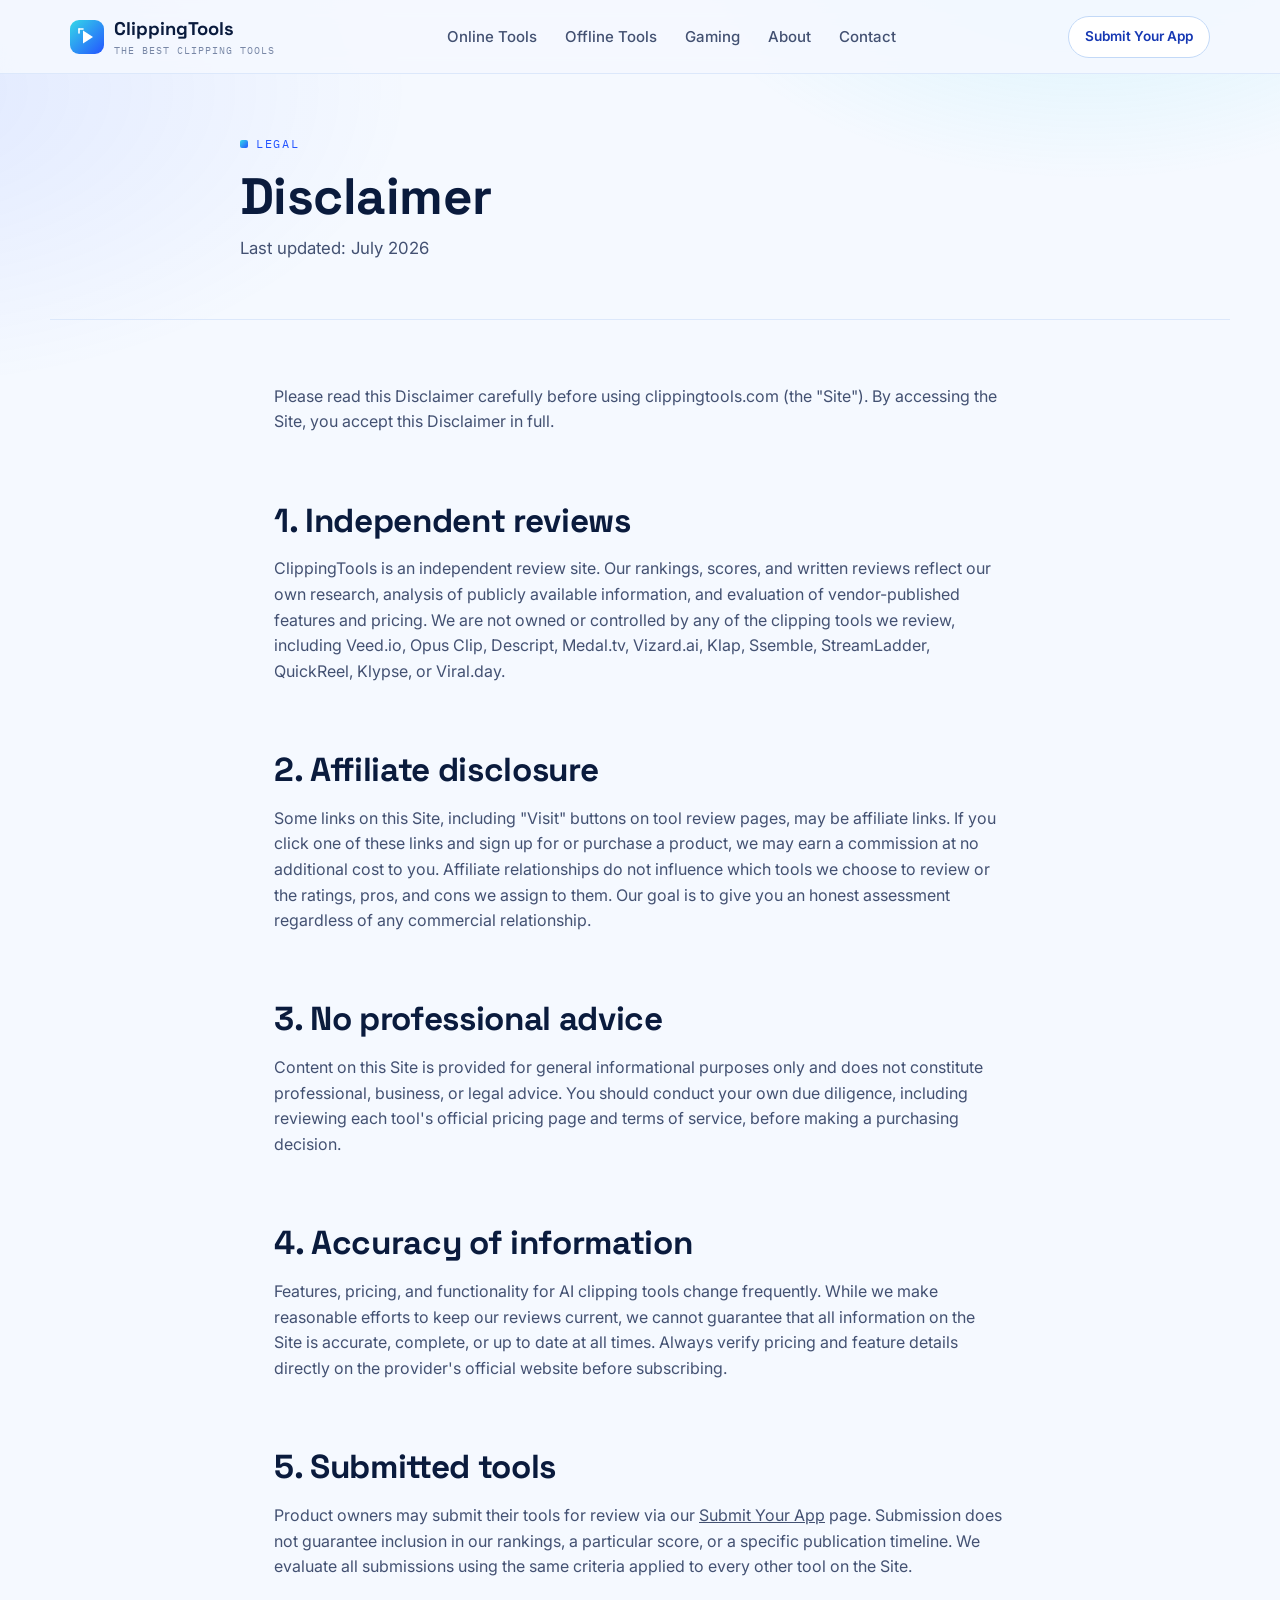
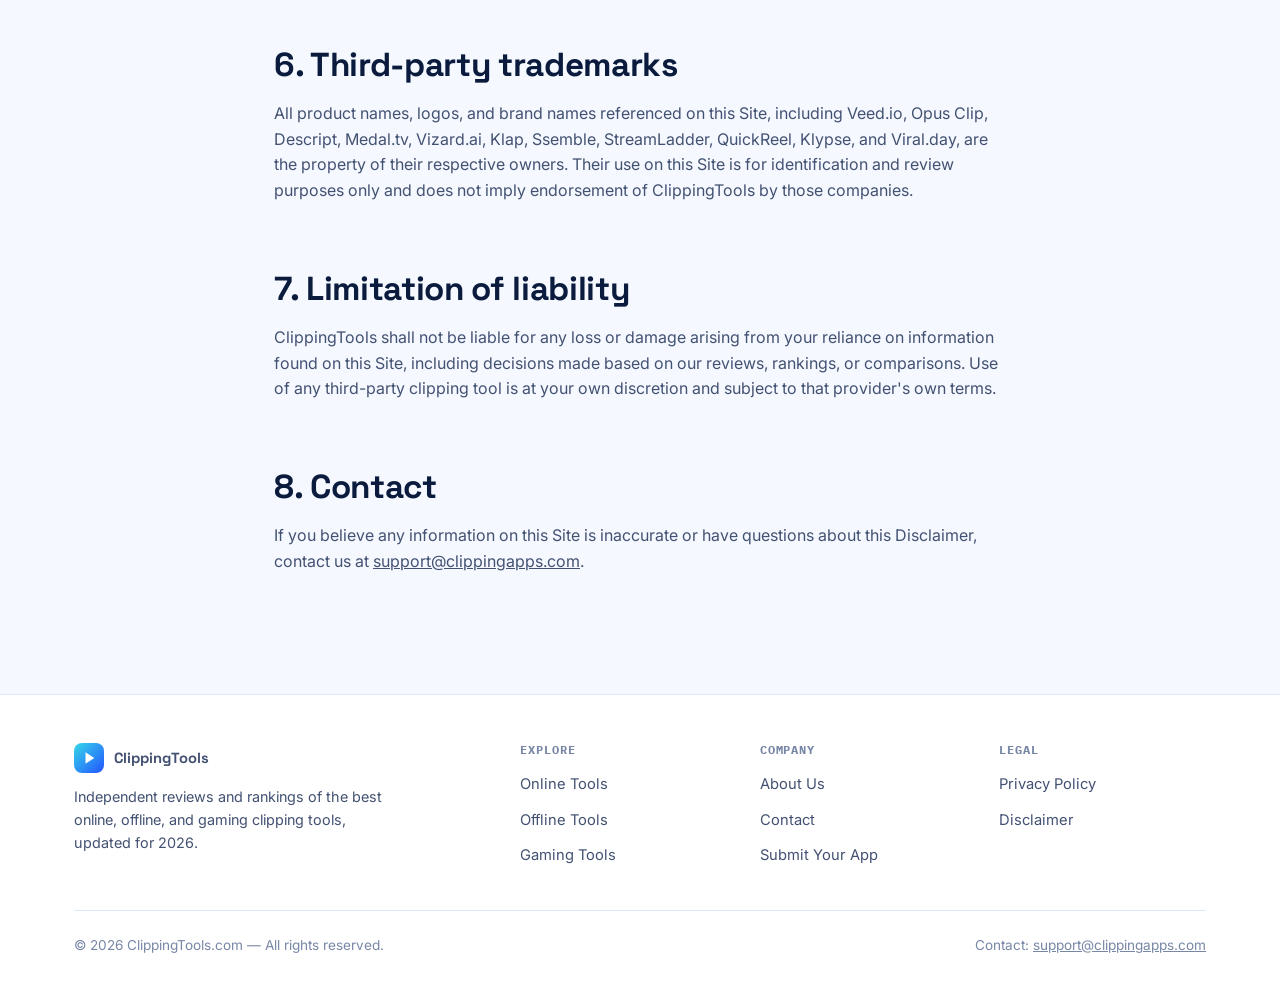
<file: disclaimer.html>
<!doctype html>
<html lang="en">
<head>
<meta charset="UTF-8" />
<meta name="viewport" content="width=device-width, initial-scale=1.0" />
<title>Disclaimer | ClippingTools</title>
<meta name="description" content="Read our disclaimer covering affiliate links, review independence, and accuracy of information on ClippingTools.com." />
<link rel="canonical" href="https://www.clippingtools.com/disclaimer.html" />
<meta name="robots" content="noindex, follow" />
<link rel="icon" href="data:image/svg+xml,<svg xmlns=%22http://www.w3.org/2000/svg%22 viewBox=%220 0 24 24%22><rect width=%2224%22 height=%2224%22 rx=%226%22 fill=%22%232454FF%22/><path d=%22M9 7l8 5-8 5V7z%22 fill=%22white%22/></svg>" />
<link rel="preconnect" href="https://fonts.googleapis.com">
<link rel="preconnect" href="https://fonts.gstatic.com" crossorigin>
<link href="https://fonts.googleapis.com/css2?family=Space+Grotesk:wght@500;600;700&family=Inter:wght@400;500;600;700&family=IBM+Plex+Mono:wght@400;500;600&display=swap" rel="stylesheet">
<link rel="stylesheet" href="assets/style.css" />
</head>
<body>

<header class="site-header">
  <nav class="nav">
    <a href="https://clippingtools.com" class="brand">
      <svg width="34" height="34" viewBox="0 0 34 34" fill="none" xmlns="http://www.w3.org/2000/svg">
        <rect width="34" height="34" rx="9" fill="url(#g1)"/>
        <path d="M13 10.5L23 17L13 23.5V10.5Z" fill="white"/>
        <path d="M9 9V13" stroke="white" stroke-width="1.6" stroke-linecap="round"/>
        <path d="M9 9H13" stroke="white" stroke-width="1.6" stroke-linecap="round"/>
        <defs><linearGradient id="g1" x1="0" y1="0" x2="34" y2="34" gradientUnits="userSpaceOnUse"><stop stop-color="#34D8E8"/><stop offset="1" stop-color="#2454FF"/></linearGradient></defs>
      </svg>
      <span>ClippingTools<small>The Best Clipping Tools</small></span>
    </a>
    <ul class="nav-links">
      <li><a href="https://clippingtools.com/#online">Online Tools</a></li>
      <li><a href="https://clippingtools.com/#offline">Offline Tools</a></li>
      <li><a href="https://clippingtools.com/#gaming">Gaming</a></li>
      <li><a href="../about/">About</a></li>
      <li><a href="../contact/">Contact</a></li>
    </ul>
    <div class="nav-cta">
      <a href="../submit/" class="btn btn-secondary btn-sm">Submit Your App</a>
      <button class="nav-toggle" aria-label="Toggle menu"><span></span></button>
    </div>
  </nav>
</header>

<main>
  <section class="page-hero container">
    <div class="eyebrow">Legal</div>
    <h1>Disclaimer</h1>
    <p class="lede updated">Last updated: July 2026</p>
  </section>

  <section class="section">
    <div class="container prose">
      <p>Please read this Disclaimer carefully before using clippingtools.com (the "Site"). By accessing the Site, you accept this Disclaimer in full.</p>

      <h2>1. Independent reviews</h2>
      <p>ClippingTools is an independent review site. Our rankings, scores, and written reviews reflect our own research, analysis of publicly available information, and evaluation of vendor-published features and pricing. We are not owned or controlled by any of the clipping tools we review, including Veed.io, Opus Clip, Descript, Medal.tv, Vizard.ai, Klap, Ssemble, StreamLadder, QuickReel, Klypse, or Viral.day.</p>

      <h2>2. Affiliate disclosure</h2>
      <p>Some links on this Site, including "Visit" buttons on tool review pages, may be affiliate links. If you click one of these links and sign up for or purchase a product, we may earn a commission at no additional cost to you. Affiliate relationships do not influence which tools we choose to review or the ratings, pros, and cons we assign to them. Our goal is to give you an honest assessment regardless of any commercial relationship.</p>

      <h2>3. No professional advice</h2>
      <p>Content on this Site is provided for general informational purposes only and does not constitute professional, business, or legal advice. You should conduct your own due diligence, including reviewing each tool's official pricing page and terms of service, before making a purchasing decision.</p>

      <h2>4. Accuracy of information</h2>
      <p>Features, pricing, and functionality for AI clipping tools change frequently. While we make reasonable efforts to keep our reviews current, we cannot guarantee that all information on the Site is accurate, complete, or up to date at all times. Always verify pricing and feature details directly on the provider's official website before subscribing.</p>

      <h2>5. Submitted tools</h2>
      <p>Product owners may submit their tools for review via our <a href="../submit/">Submit Your App</a> page. Submission does not guarantee inclusion in our rankings, a particular score, or a specific publication timeline. We evaluate all submissions using the same criteria applied to every other tool on the Site.</p>

      <h2>6. Third-party trademarks</h2>
      <p>All product names, logos, and brand names referenced on this Site, including Veed.io, Opus Clip, Descript, Medal.tv, Vizard.ai, Klap, Ssemble, StreamLadder, QuickReel, Klypse, and Viral.day, are the property of their respective owners. Their use on this Site is for identification and review purposes only and does not imply endorsement of ClippingTools by those companies.</p>

      <h2>7. Limitation of liability</h2>
      <p>ClippingTools shall not be liable for any loss or damage arising from your reliance on information found on this Site, including decisions made based on our reviews, rankings, or comparisons. Use of any third-party clipping tool is at your own discretion and subject to that provider's own terms.</p>

      <h2>8. Contact</h2>
      <p>If you believe any information on this Site is inaccurate or have questions about this Disclaimer, contact us at <a href="mailto:support@clippingapps.com">support@clippingapps.com</a>.</p>
    </div>
  </section>
</main>

<footer class="site-footer">
  <div class="container">
    <div class="footer-grid">
      <div>
        <a href="index.html" class="brand" style="margin-bottom:12px;">
          <svg width="30" height="30" viewBox="0 0 34 34" fill="none" xmlns="http://www.w3.org/2000/svg">
            <rect width="34" height="34" rx="9" fill="url(#g2)"/>
            <path d="M13 10.5L23 17L13 23.5V10.5Z" fill="white"/>
            <defs><linearGradient id="g2" x1="0" y1="0" x2="34" y2="34" gradientUnits="userSpaceOnUse"><stop stop-color="#34D8E8"/><stop offset="1" stop-color="#2454FF"/></linearGradient></defs>
          </svg>
          <span>ClippingTools</span>
        </a>
        <p style="max-width:320px; font-size:0.9rem;">Independent reviews and rankings of the best online, offline, and gaming clipping tools, updated for 2026.</p>
      </div>
      <div>
        <h4>Explore</h4>
        <ul>
          <li><a href="https://clippingtools.com/#online">Online Tools</a></li>
          <li><a href="https://clippingtools.com/#offline">Offline Tools</a></li>
          <li><a href="https://clippingtools.com/#gaming">Gaming Tools</a></li>
        </ul>
      </div>
      <div>
        <h4>Company</h4>
        <ul>
          <li><a href="../about/">About Us</a></li>
          <li><a href="../contact/">Contact</a></li>
          <li><a href="../submit/">Submit Your App</a></li>
        </ul>
      </div>
      <div>
        <h4>Legal</h4>
        <ul>
          <li><a href="privacy.html">Privacy Policy</a></li>
          <li><a href="disclaimer.html">Disclaimer</a></li>
        </ul>
      </div>
    </div>
    <div class="footer-bottom">
      <span>© 2026 ClippingTools.com — All rights reserved.</span>
      <span>Contact: <a href="mailto:support@clippingapps.com">support@clippingapps.com</a></span>
    </div>
  </div>
</footer>

<script src="../assets/nav.js"></script>
</body>
</html>
</file>
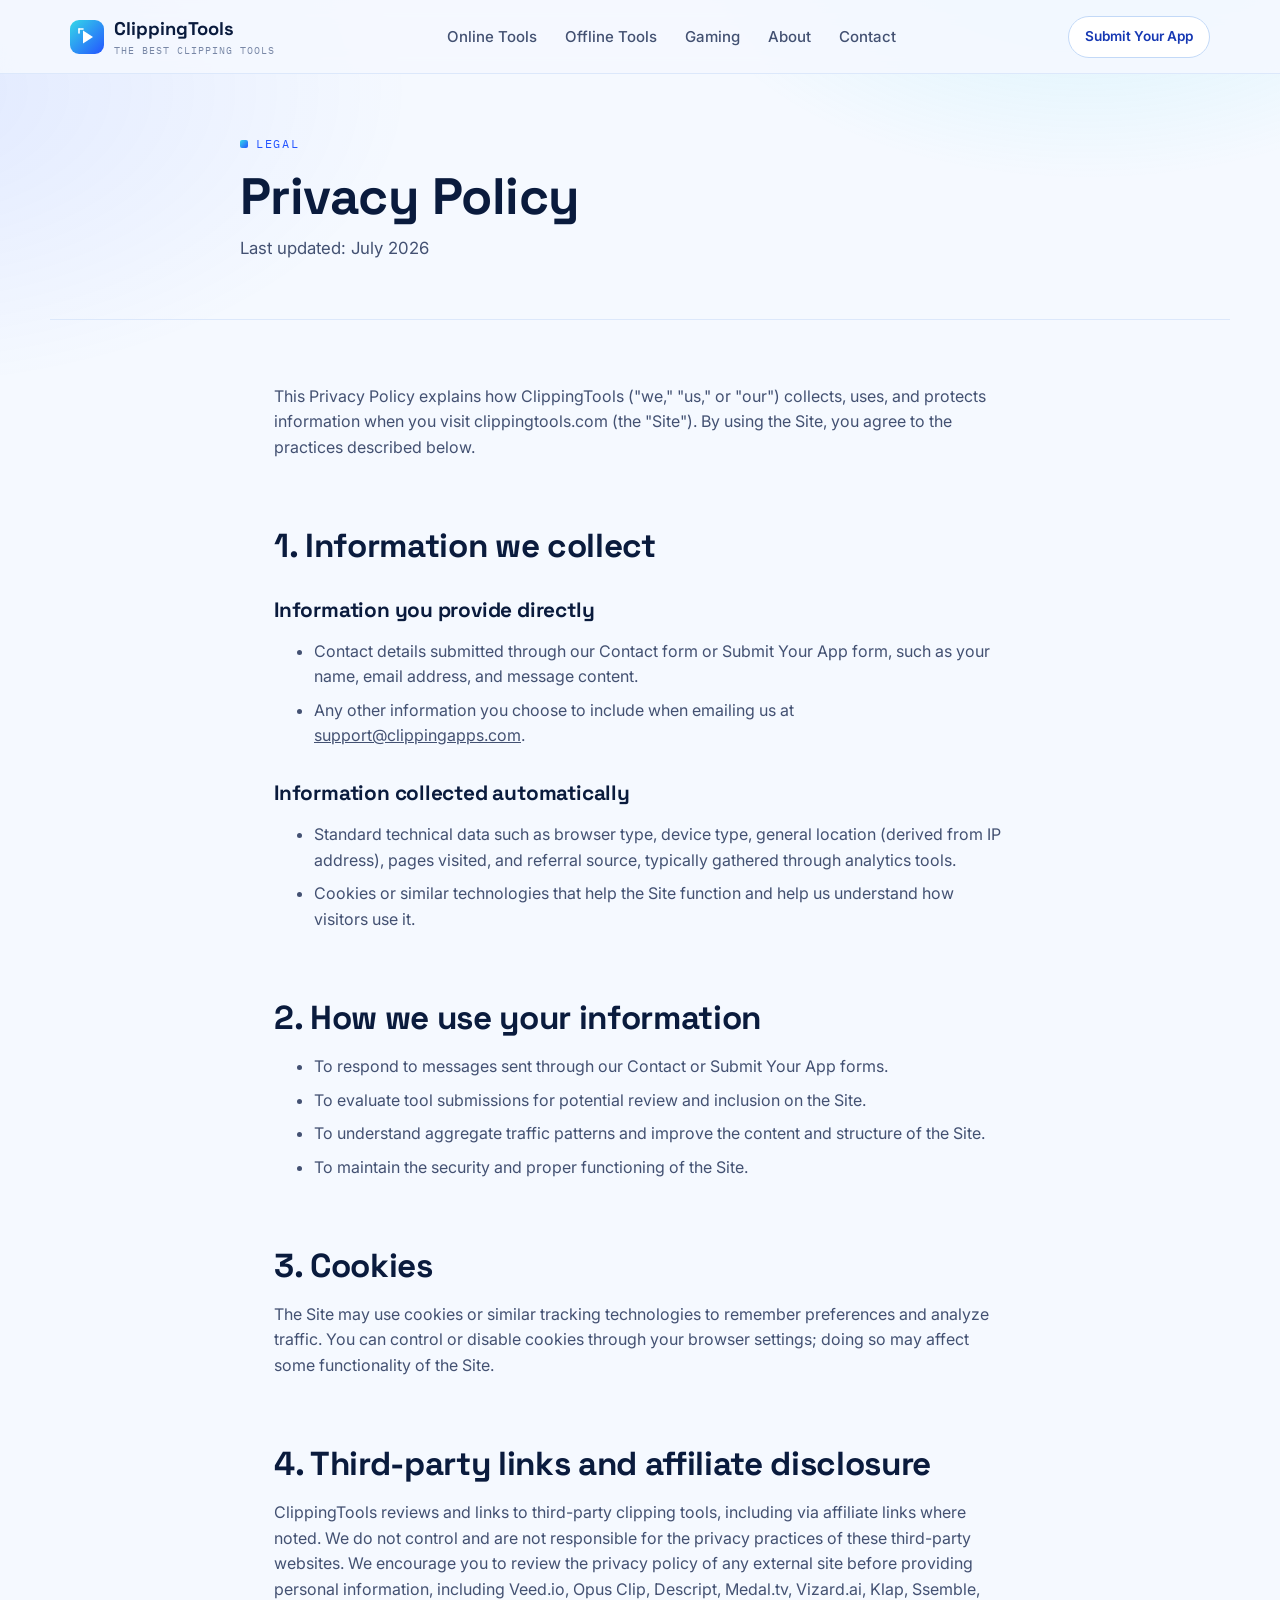
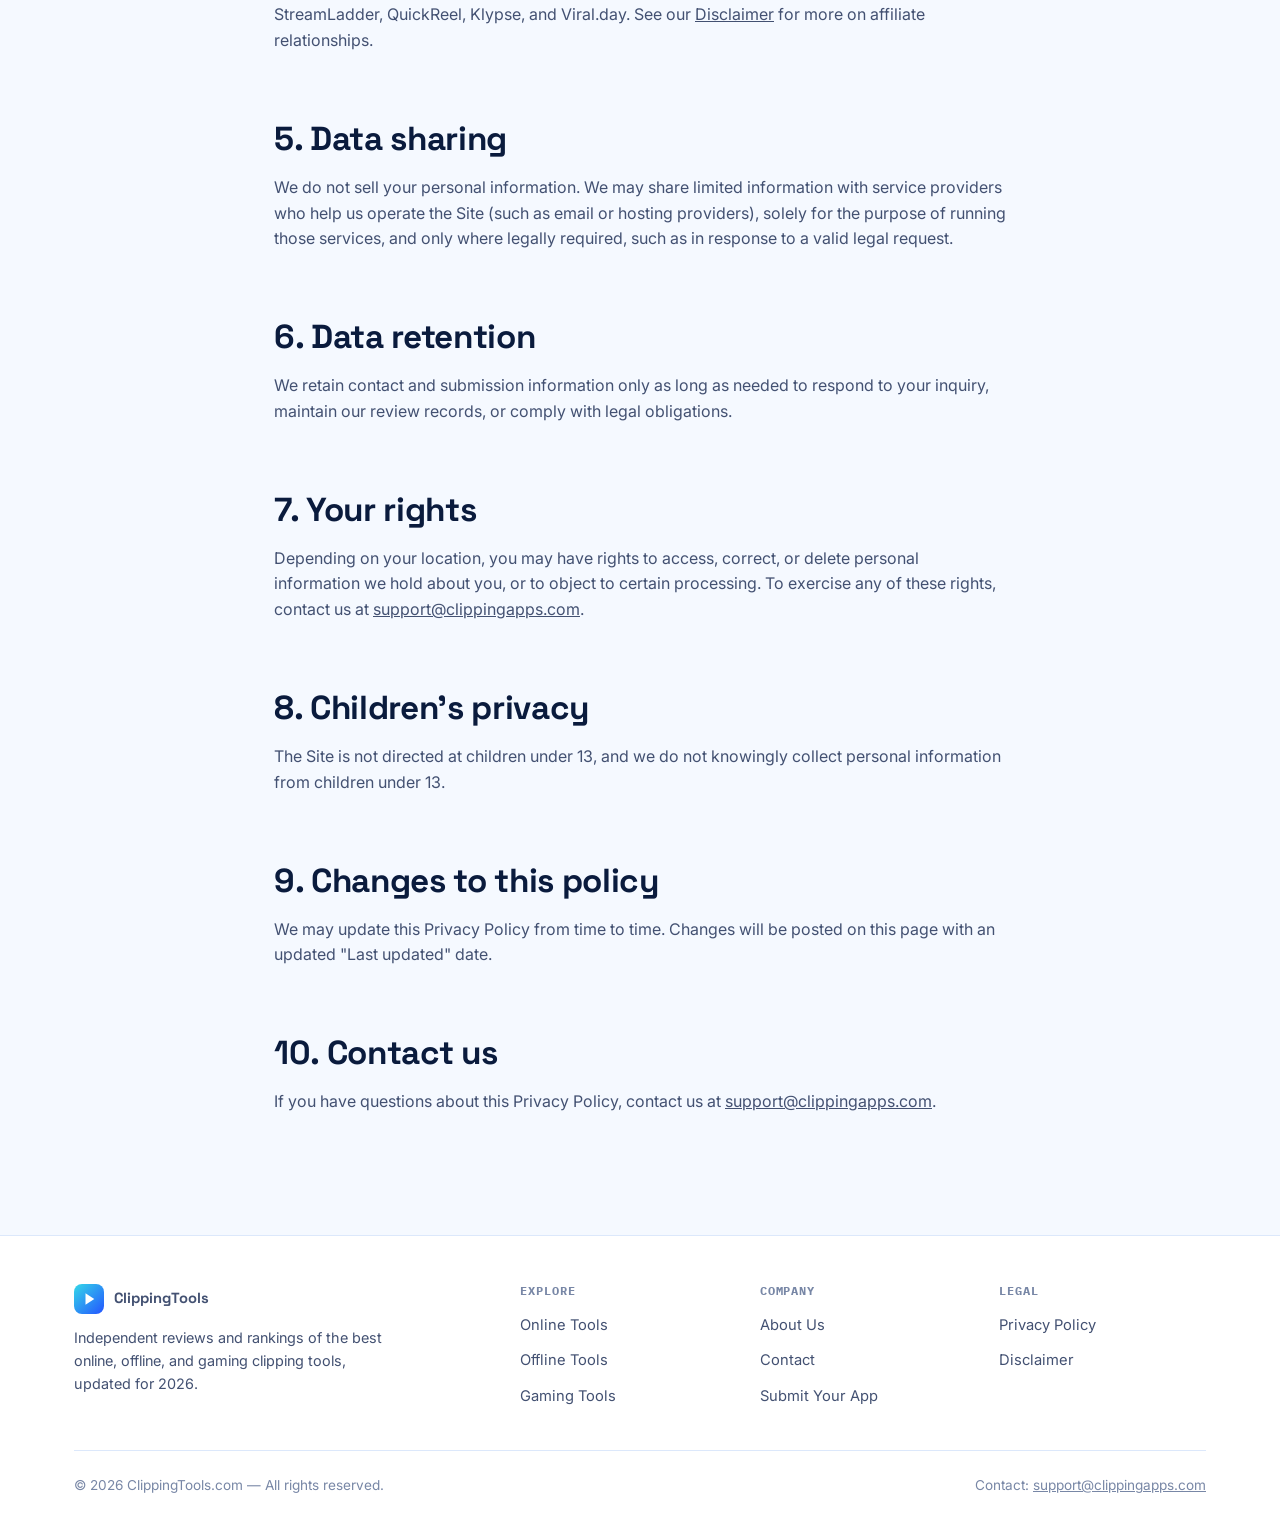
<file: privacy.html>
<!doctype html>
<html lang="en">
<head>
<meta charset="UTF-8" />
<meta name="viewport" content="width=device-width, initial-scale=1.0" />
<title>Privacy Policy | ClippingTools</title>
<meta name="description" content="Read the ClippingTools.com privacy policy to understand what data we collect, how it's used, and your rights as a visitor." />
<link rel="canonical" href="https://www.clippingtools.com/privacy.html" />
<meta name="robots" content="noindex, follow" />
<link rel="icon" href="data:image/svg+xml,<svg xmlns=%22http://www.w3.org/2000/svg%22 viewBox=%220 0 24 24%22><rect width=%2224%22 height=%2224%22 rx=%226%22 fill=%22%232454FF%22/><path d=%22M9 7l8 5-8 5V7z%22 fill=%22white%22/></svg>" />
<link rel="preconnect" href="https://fonts.googleapis.com">
<link rel="preconnect" href="https://fonts.gstatic.com" crossorigin>
<link href="https://fonts.googleapis.com/css2?family=Space+Grotesk:wght@500;600;700&family=Inter:wght@400;500;600;700&family=IBM+Plex+Mono:wght@400;500;600&display=swap" rel="stylesheet">
<link rel="stylesheet" href="../assets/style.css" />
</head>
<body>

<header class="site-header">
  <nav class="nav">
    <a href="https://clippingtools.com" class="brand">
      <svg width="34" height="34" viewBox="0 0 34 34" fill="none" xmlns="http://www.w3.org/2000/svg">
        <rect width="34" height="34" rx="9" fill="url(#g1)"/>
        <path d="M13 10.5L23 17L13 23.5V10.5Z" fill="white"/>
        <path d="M9 9V13" stroke="white" stroke-width="1.6" stroke-linecap="round"/>
        <path d="M9 9H13" stroke="white" stroke-width="1.6" stroke-linecap="round"/>
        <defs><linearGradient id="g1" x1="0" y1="0" x2="34" y2="34" gradientUnits="userSpaceOnUse"><stop stop-color="#34D8E8"/><stop offset="1" stop-color="#2454FF"/></linearGradient></defs>
      </svg>
      <span>ClippingTools<small>The Best Clipping Tools</small></span>
    </a>
    <ul class="nav-links">
      <li><a href="https://clippingtools.com/#online">Online Tools</a></li>
      <li><a href="https://clippingtools.com/#offline">Offline Tools</a></li>
      <li><a href="https://clippingtools.com/#gaming">Gaming</a></li>
      <li><a href="../about/">About</a></li>
      <li><a href="../contact/">Contact</a></li>
    </ul>
    <div class="nav-cta">
      <a href="../submit/" class="btn btn-secondary btn-sm">Submit Your App</a>
      <button class="nav-toggle" aria-label="Toggle menu"><span></span></button>
    </div>
  </nav>
</header>

<main>
  <section class="page-hero container">
    <div class="eyebrow">Legal</div>
    <h1>Privacy Policy</h1>
    <p class="lede updated">Last updated: July 2026</p>
  </section>

  <section class="section">
    <div class="container prose">
      <p>This Privacy Policy explains how ClippingTools ("we," "us," or "our") collects, uses, and protects information when you visit clippingtools.com (the "Site"). By using the Site, you agree to the practices described below.</p>

      <h2>1. Information we collect</h2>
      <h3>Information you provide directly</h3>
      <ul>
        <li>Contact details submitted through our Contact form or Submit Your App form, such as your name, email address, and message content.</li>
        <li>Any other information you choose to include when emailing us at <a href="mailto:support@clippingapps.com">support@clippingapps.com</a>.</li>
      </ul>
      <h3>Information collected automatically</h3>
      <ul>
        <li>Standard technical data such as browser type, device type, general location (derived from IP address), pages visited, and referral source, typically gathered through analytics tools.</li>
        <li>Cookies or similar technologies that help the Site function and help us understand how visitors use it.</li>
      </ul>

      <h2>2. How we use your information</h2>
      <ul>
        <li>To respond to messages sent through our Contact or Submit Your App forms.</li>
        <li>To evaluate tool submissions for potential review and inclusion on the Site.</li>
        <li>To understand aggregate traffic patterns and improve the content and structure of the Site.</li>
        <li>To maintain the security and proper functioning of the Site.</li>
      </ul>

      <h2>3. Cookies</h2>
      <p>The Site may use cookies or similar tracking technologies to remember preferences and analyze traffic. You can control or disable cookies through your browser settings; doing so may affect some functionality of the Site.</p>

      <h2>4. Third-party links and affiliate disclosure</h2>
      <p>ClippingTools reviews and links to third-party clipping tools, including via affiliate links where noted. We do not control and are not responsible for the privacy practices of these third-party websites. We encourage you to review the privacy policy of any external site before providing personal information, including Veed.io, Opus Clip, Descript, Medal.tv, Vizard.ai, Klap, Ssemble, StreamLadder, QuickReel, Klypse, and Viral.day. See our <a href="disclaimer.html">Disclaimer</a> for more on affiliate relationships.</p>

      <h2>5. Data sharing</h2>
      <p>We do not sell your personal information. We may share limited information with service providers who help us operate the Site (such as email or hosting providers), solely for the purpose of running those services, and only where legally required, such as in response to a valid legal request.</p>

      <h2>6. Data retention</h2>
      <p>We retain contact and submission information only as long as needed to respond to your inquiry, maintain our review records, or comply with legal obligations.</p>

      <h2>7. Your rights</h2>
      <p>Depending on your location, you may have rights to access, correct, or delete personal information we hold about you, or to object to certain processing. To exercise any of these rights, contact us at <a href="mailto:support@clippingapps.com">support@clippingapps.com</a>.</p>

      <h2>8. Children's privacy</h2>
      <p>The Site is not directed at children under 13, and we do not knowingly collect personal information from children under 13.</p>

      <h2>9. Changes to this policy</h2>
      <p>We may update this Privacy Policy from time to time. Changes will be posted on this page with an updated "Last updated" date.</p>

      <h2>10. Contact us</h2>
      <p>If you have questions about this Privacy Policy, contact us at <a href="mailto:support@clippingapps.com">support@clippingapps.com</a>.</p>
    </div>
  </section>
</main>

<footer class="site-footer">
  <div class="container">
    <div class="footer-grid">
      <div>
        <a href="index.html" class="brand" style="margin-bottom:12px;">
          <svg width="30" height="30" viewBox="0 0 34 34" fill="none" xmlns="http://www.w3.org/2000/svg">
            <rect width="34" height="34" rx="9" fill="url(#g2)"/>
            <path d="M13 10.5L23 17L13 23.5V10.5Z" fill="white"/>
            <defs><linearGradient id="g2" x1="0" y1="0" x2="34" y2="34" gradientUnits="userSpaceOnUse"><stop stop-color="#34D8E8"/><stop offset="1" stop-color="#2454FF"/></linearGradient></defs>
          </svg>
          <span>ClippingTools</span>
        </a>
        <p style="max-width:320px; font-size:0.9rem;">Independent reviews and rankings of the best online, offline, and gaming clipping tools, updated for 2026.</p>
      </div>
      <div>
        <h4>Explore</h4>
        <ul>
          <li><a href="https://clippingtools.com/#online">Online Tools</a></li>
          <li><a href="https://clippingtools.com/#offline">Offline Tools</a></li>
          <li><a href="https://clippingtools.com/#gaming">Gaming Tools</a></li>
        </ul>
      </div>
      <div>
        <h4>Company</h4>
        <ul>
          <li><a href="../about/">About Us</a></li>
          <li><a href="../contact/">Contact</a></li>
          <li><a href="../submit/">Submit Your App</a></li>
        </ul>
      </div>
      <div>
        <h4>Legal</h4>
        <ul>
          <li><a href="privacy.html">Privacy Policy</a></li>
          <li><a href="disclaimer.html">Disclaimer</a></li>
        </ul>
      </div>
    </div>
    <div class="footer-bottom">
      <span>© 2026 ClippingTools.com — All rights reserved.</span>
      <span>Contact: <a href="mailto:support@clippingapps.com">support@clippingapps.com</a></span>
    </div>
  </div>
</footer>

<script src="../assets/nav.js"></script>
</body>
</html>
</file>
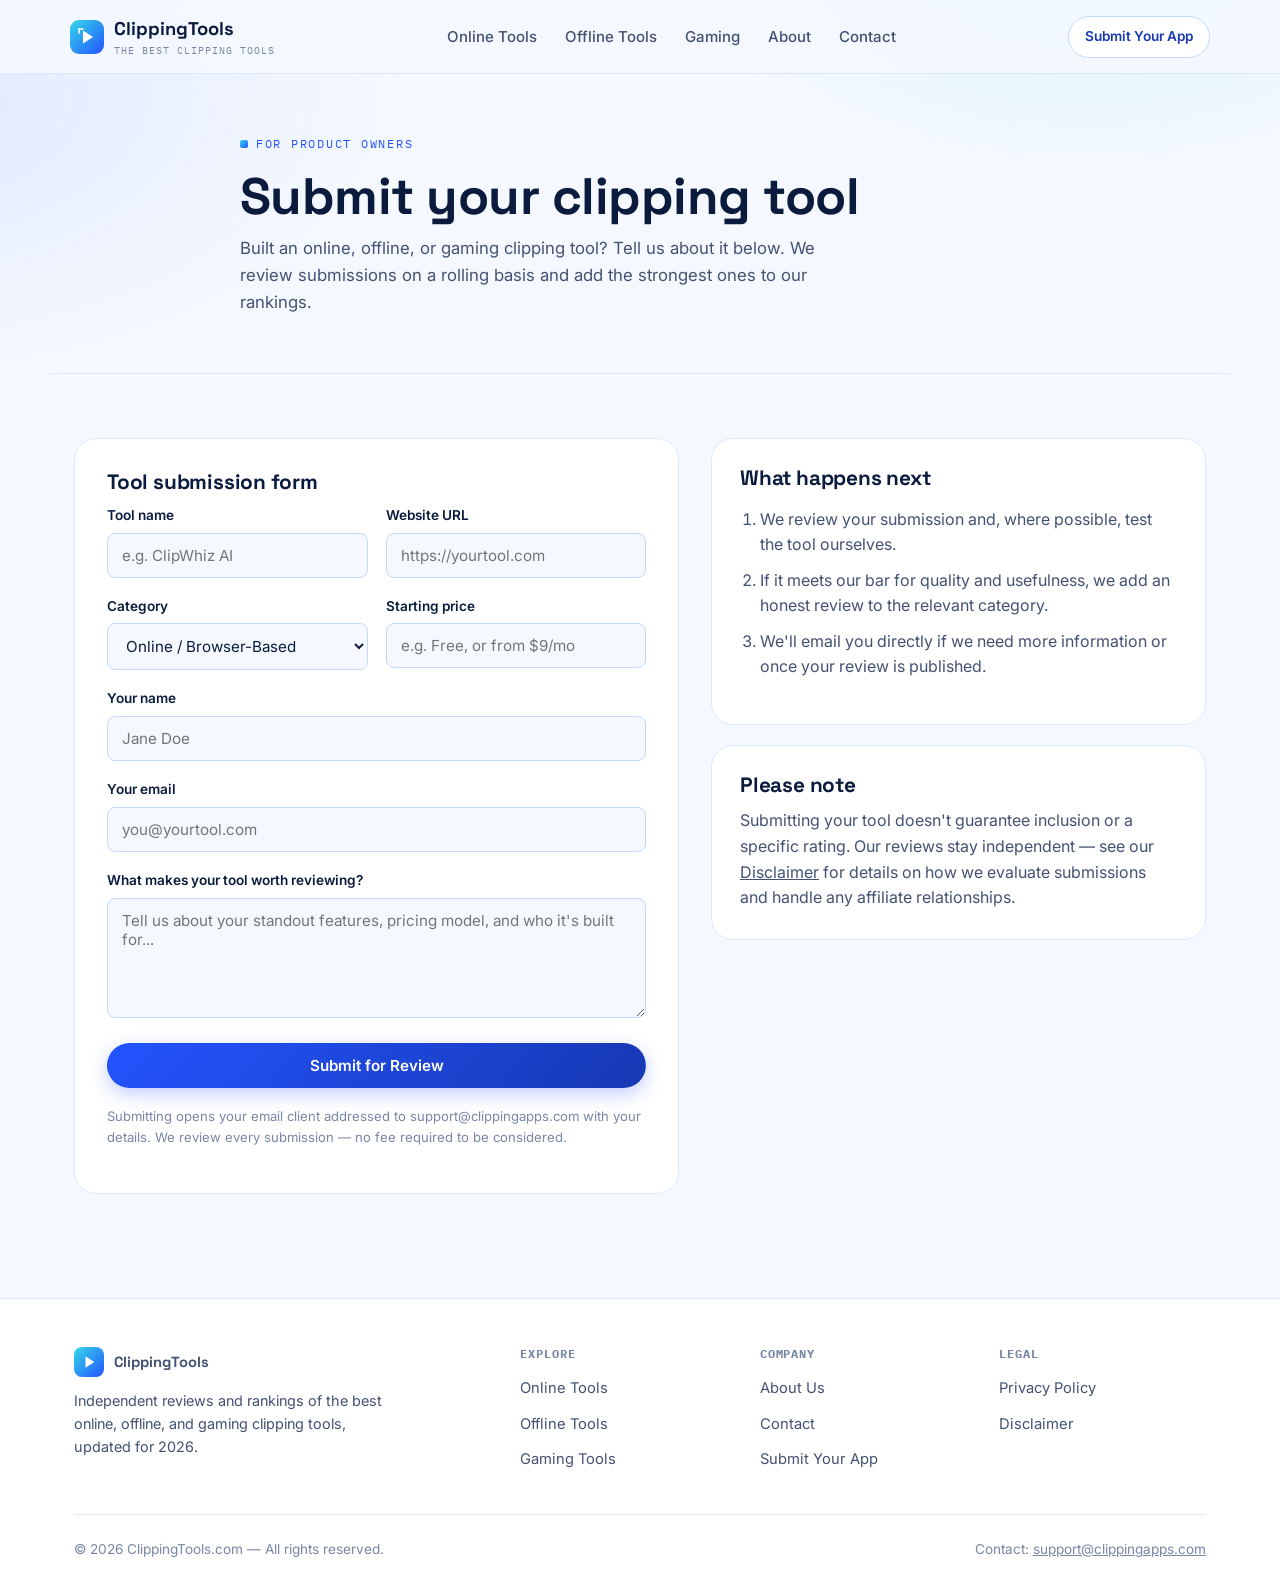
<file: submit.html>
<!doctype html>
<html lang="en">
<head>
<meta charset="UTF-8" />
<meta name="viewport" content="width=device-width, initial-scale=1.0" />
<title>Submit Your Clipping Tool for Review | ClippingTools</title>
<meta name="description" content="Built a clipping tool? Submit your app to ClippingTools and get considered for an independent review alongside the best online, offline, and gaming clip makers." />
<link rel="canonical" href="https://www.clippingtools.com/submit.html" />
<link rel="icon" href="data:image/svg+xml,<svg xmlns=%22http://www.w3.org/2000/svg%22 viewBox=%220 0 24 24%22><rect width=%2224%22 height=%2224%22 rx=%226%22 fill=%22%232454FF%22/><path d=%22M9 7l8 5-8 5V7z%22 fill=%22white%22/></svg>" />
<link rel="preconnect" href="https://fonts.googleapis.com">
<link rel="preconnect" href="https://fonts.gstatic.com" crossorigin>
<link href="https://fonts.googleapis.com/css2?family=Space+Grotesk:wght@500;600;700&family=Inter:wght@400;500;600;700&family=IBM+Plex+Mono:wght@400;500;600&display=swap" rel="stylesheet">
<link rel="stylesheet" href="assets/style.css" />
</head>
<body>

<header class="site-header">
  <nav class="nav">
    <a href="https://clippingtools.com" class="brand">
      <svg width="34" height="34" viewBox="0 0 34 34" fill="none" xmlns="http://www.w3.org/2000/svg">
        <rect width="34" height="34" rx="9" fill="url(#g1)"/>
        <path d="M13 10.5L23 17L13 23.5V10.5Z" fill="white"/>
        <path d="M9 9V13" stroke="white" stroke-width="1.6" stroke-linecap="round"/>
        <path d="M9 9H13" stroke="white" stroke-width="1.6" stroke-linecap="round"/>
        <defs><linearGradient id="g1" x1="0" y1="0" x2="34" y2="34" gradientUnits="userSpaceOnUse"><stop stop-color="#34D8E8"/><stop offset="1" stop-color="#2454FF"/></linearGradient></defs>
      </svg>
      <span>ClippingTools<small>The Best Clipping Tools</small></span>
    </a>
    <ul class="nav-links">
      <li><a href="https://clippingtools.com/#online">Online Tools</a></li>
      <li><a href="https://clippingtools.com/#offline">Offline Tools</a></li>
      <li><a href="https://clippingtools.com/#gaming">Gaming</a></li>
      <li><a href="about.html">About</a></li>
      <li><a href="contact.html">Contact</a></li>
    </ul>
    <div class="nav-cta">
      <a href="submit.html" class="btn btn-secondary btn-sm">Submit Your App</a>
      <button class="nav-toggle" aria-label="Toggle menu"><span></span></button>
    </div>
  </nav>
</header>

<main>
  <section class="page-hero container">
    <div class="eyebrow">For Product Owners</div>
    <h1>Submit your clipping tool</h1>
    <p class="lede">Built an online, offline, or gaming clipping tool? Tell us about it below. We review submissions on a rolling basis and add the strongest ones to our rankings.</p>
  </section>

  <section class="section">
    <div class="container">
      <div class="contact-grid">

        <div class="form-card">
          <h3 class="mt-0">Tool submission form</h3>
          <form class="form-grid" action="mailto:support@clippingapps.com" method="post" enctype="text/plain">
            <div class="form-row">
              <div>
                <label for="tool-name">Tool name</label>
                <input type="text" id="tool-name" name="tool-name" placeholder="e.g. ClipWhiz AI" required />
              </div>
              <div>
                <label for="tool-url">Website URL</label>
                <input type="url" id="tool-url" name="tool-url" placeholder="https://yourtool.com" required />
              </div>
            </div>
            <div class="form-row">
              <div>
                <label for="category">Category</label>
                <select id="category" name="category">
                  <option>Online / Browser-Based</option>
                  <option>Offline / Desktop App</option>
                  <option>Gaming Clip Tool</option>
                  <option>Other / Hybrid</option>
                </select>
              </div>
              <div>
                <label for="pricing">Starting price</label>
                <input type="text" id="pricing" name="pricing" placeholder="e.g. Free, or from $9/mo" />
              </div>
            </div>
            <div>
              <label for="contact-name">Your name</label>
              <input type="text" id="contact-name" name="contact-name" placeholder="Jane Doe" required />
            </div>
            <div>
              <label for="contact-email">Your email</label>
              <input type="email" id="contact-email" name="contact-email" placeholder="you@yourtool.com" required />
            </div>
            <div>
              <label for="description">What makes your tool worth reviewing?</label>
              <textarea id="description" name="description" placeholder="Tell us about your standout features, pricing model, and who it's built for..." required></textarea>
            </div>
            <button type="submit" class="btn btn-primary">Submit for Review</button>
            <p class="form-note">Submitting opens your email client addressed to support@clippingapps.com with your details. We review every submission — no fee required to be considered.</p>
          </form>
        </div>

        <div>
          <div class="contact-detail" style="margin-bottom:20px;">
            <h3 class="mt-0">What happens next</h3>
            <ol style="padding-left:20px; color:var(--ink-soft);">
              <li style="margin-bottom:10px;">We review your submission and, where possible, test the tool ourselves.</li>
              <li style="margin-bottom:10px;">If it meets our bar for quality and usefulness, we add an honest review to the relevant category.</li>
              <li style="margin-bottom:10px;">We'll email you directly if we need more information or once your review is published.</li>
            </ol>
          </div>
          <div class="contact-detail">
            <h3 class="mt-0">Please note</h3>
            <p style="margin-bottom:0;">Submitting your tool doesn't guarantee inclusion or a specific rating. Our reviews stay independent — see our <a href="disclaimer.html">Disclaimer</a> for details on how we evaluate submissions and handle any affiliate relationships.</p>
          </div>
        </div>

      </div>
    </div>
  </section>
</main>

<footer class="site-footer">
  <div class="container">
    <div class="footer-grid">
      <div>
        <a href="index.html" class="brand" style="margin-bottom:12px;">
          <svg width="30" height="30" viewBox="0 0 34 34" fill="none" xmlns="http://www.w3.org/2000/svg">
            <rect width="34" height="34" rx="9" fill="url(#g2)"/>
            <path d="M13 10.5L23 17L13 23.5V10.5Z" fill="white"/>
            <defs><linearGradient id="g2" x1="0" y1="0" x2="34" y2="34" gradientUnits="userSpaceOnUse"><stop stop-color="#34D8E8"/><stop offset="1" stop-color="#2454FF"/></linearGradient></defs>
          </svg>
          <span>ClippingTools</span>
        </a>
        <p style="max-width:320px; font-size:0.9rem;">Independent reviews and rankings of the best online, offline, and gaming clipping tools, updated for 2026.</p>
      </div>
      <div>
        <h4>Explore</h4>
        <ul>
          <li><a href="index.html#online">Online Tools</a></li>
          <li><a href="index.html#offline">Offline Tools</a></li>
          <li><a href="index.html#gaming">Gaming Tools</a></li>
        </ul>
      </div>
      <div>
        <h4>Company</h4>
        <ul>
          <li><a href="about.html">About Us</a></li>
          <li><a href="contact.html">Contact</a></li>
          <li><a href="submit.html">Submit Your App</a></li>
        </ul>
      </div>
      <div>
        <h4>Legal</h4>
        <ul>
          <li><a href="privacy.html">Privacy Policy</a></li>
          <li><a href="disclaimer.html">Disclaimer</a></li>
        </ul>
      </div>
    </div>
    <div class="footer-bottom">
      <span>© 2026 ClippingTools.com — All rights reserved.</span>
      <span>Contact: <a href="mailto:support@clippingapps.com">support@clippingapps.com</a></span>
    </div>
  </div>
</footer>

<script src="assets/nav.js"></script>
</body>
</html>
</file>
<file: assets/style.css>
/* ==========================================================================
   ClippingTools.com — Design System
   Palette: light blue/white "signal" theme. Display: Space Grotesk.
   Body: Inter. Data/labels: IBM Plex Mono.
   ========================================================================== */

:root{
  --bg: #F5F9FF;
  --bg-soft: #EDF4FF;
  --surface: #FFFFFF;
  --surface-raised: #FFFFFF;
  --border: #DCE8FB;
  --border-strong: #C3D9F7;

  --ink: #0A1B3D;
  --ink-soft: #435172;
  --ink-faint: #7887A6;

  --blue-700: #1638B3;
  --blue-600: #2454FF;
  --blue-500: #3E72FF;
  --blue-100: #E3ECFF;

  --cyan-500: #17B8CE;
  --cyan-400: #34D8E8;
  --cyan-100: #DEFBFF;

  --good: #1C9A6C;
  --bad: #D14C4C;

  --radius-sm: 8px;
  --radius-md: 14px;
  --radius-lg: 22px;

  --shadow-sm: 0 1px 2px rgba(16, 42, 97, 0.06);
  --shadow-md: 0 8px 24px rgba(16, 42, 97, 0.08);
  --shadow-glow: 0 0 0 1px rgba(52,216,232,0.25), 0 12px 40px rgba(36,84,255,0.14);

  --font-display: "Space Grotesk", "Segoe UI", sans-serif;
  --font-body: "Inter", "Segoe UI", sans-serif;
  --font-mono: "IBM Plex Mono", ui-monospace, monospace;

  --maxw: 1180px;
}

*{ box-sizing: border-box; }
html{ scroll-behavior: smooth; }
body{
  margin: 0;
  background: var(--bg);
  color: var(--ink);
  font-family: var(--font-body);
  font-size: 16px;
  line-height: 1.6;
  -webkit-font-smoothing: antialiased;
}

body::before{
  content: "";
  position: fixed;
  inset: 0;
  z-index: -1;
  background:
    radial-gradient(700px 420px at 85% -8%, rgba(52,216,232,0.16), transparent 60%),
    radial-gradient(900px 500px at -10% 10%, rgba(36,84,255,0.10), transparent 60%);
}

img{ max-width: 100%; display: block; }
a{ color: inherit; }

h1,h2,h3,h4{
  font-family: var(--font-display);
  color: var(--ink);
  line-height: 1.15;
  margin: 0 0 0.5em 0;
  letter-spacing: -0.01em;
}
h1{ font-size: clamp(2.1rem, 4vw, 3.4rem); }
h2{ font-size: clamp(1.6rem, 2.6vw, 2.25rem); }
h3{ font-size: 1.3rem; }
p{ margin: 0 0 1em 0; color: var(--ink-soft); }


/* Force the main container to stay within screen width on mobile */
.flex-wrap.-mx-2 {
    max-width: 100vw;
    overflow-x: hidden;
}

@media (max-width: 640px) {
  /* Target the card container */
  .flex-wrap.-mx-2 {
    padding: 0 4px !important; /* Slight page-edge padding */
  }
  
  .flex-wrap.-mx-2 > div {
    flex: 0 0 100% !important;
    max-width: 100% !important;
    margin: 0 !important;
    padding: 0.75rem !important; /* Comfortable mobile padding */
    box-sizing: border-box !important;
  }

  /* Keep all text and buttons inside */
  .flex-wrap.-mx-2 > div * {
    max-width: 100% !important;
    word-break: break-word;
  }

  /* Make sure images shrink */
  .flex-wrap.-mx-2 img {
    height: auto !important;
    width: 100% !important;
    max-width: 200px !important; /* Prevents tiny logos from blowing up */
  }
}



/* Target the Offline and Gaming sections specifically */
section:has(.tool-card.featured) .tool-card,
section:has(.tool-card) .tool-card {
  /* 1. Override any fixed widths */
  width: 100% !important;
  max-width: 100% !important;
  min-width: 0 !important;
  
  /* 2. Stop flex/grid from forcing a specific size */
  flex: 0 0 100% !important;
  flex-basis: 100% !important;
  
  /* 3. Fix inner padding to prevent overflow */
  padding: 1.25rem !important;
  box-sizing: border-box !important;
  
  /* 4. Keep everything inside */
  overflow: hidden !important;
}

/* Special catch for the .featured card if it has a grid class */
.tool-card.featured {
  display: block !important; /* Override any grid/flex display */
  float: none !important;
  clear: both !important;
  margin-left: auto !important;
  margin-right: auto !important;
}

/* Make all inner content shrink */
.tool-card.featured *,
.tool-card * {
  max-width: 100% !important;
  box-sizing: border-box !important;
}

/* Specifically handle the "Pros" and "Cons" lists */
.tool-card ul,
.tool-card .pros-cons {
  padding-left: 1.25rem !important; /* Give bullets room */
  margin: 0.5rem 0 !important;
}

/* Shrink the big score badge if it exists */
.tool-card .score-badge,
.tool-card [class*="score"] {
  font-size: 1rem !important;
  padding: 0.25rem 0.5rem !important;
  display: inline-block !important;
}


/* ============================================
   MOBILE RESPONSIVE FIXES (Desktop Unchanged)
   Applies only to screens 768px and below
   ============================================ */

@media (max-width: 768px) {

  /* ---------- GENERAL MOBILE RESET ---------- */
  body {
    overflow-x: hidden !important;
    width: 100% !important;
  }

  /* ---------- FIX THE MAIN TOOL GRID (Online Tools) ---------- */
  .flex-wrap.-mx-2 {
    max-width: 100vw !important;
    overflow-x: hidden !important;
    padding: 0 4px !important;
  }

  .flex-wrap.-mx-2 > div {
    flex: 0 0 100% !important;
    max-width: 100% !important;
    margin: 0 !important;
    padding: 0.75rem !important;
    box-sizing: border-box !important;
  }

  /* Keep all inner content contained */
  .flex-wrap.-mx-2 > div * {
    max-width: 100% !important;
    word-break: break-word !important;
  }

  /* Shrink images in online cards */
  .flex-wrap.-mx-2 img {
    height: auto !important;
    width: 100% !important;
    max-width: 200px !important;
  }






   

  /* ---------- FIX OFFLINE & GAMING SECTIONS ---------- */
  /* Target sections by their headings */
  section:has(h2:contains("Offline Clipping Tools")),
  section:has(h2:contains("Gaming Clipping Tools")) {
    display: flex !important;
    flex-direction: column !important;
    align-items: center !important;
    width: 100% !important;
    max-width: 100% !important;
    overflow: hidden !important;
    padding: 0 0.5rem !important;
    box-sizing: border-box !important;
  }

  /* Target inner grid/flex containers */
  section:has(h2:contains("Offline Clipping Tools")) > div,
  section:has(h2:contains("Gaming Clipping Tools")) > div,
  section:has(h2:contains("Offline Clipping Tools")) .grid,
  section:has(h2:contains("Gaming Clipping Tools")) .grid,
  section:has(h2:contains("Offline Clipping Tools")) .flex,
  section:has(h2:contains("Gaming Clipping Tools")) .flex,
  section:has(h2:contains("Offline Clipping Tools")) .row,
  section:has(h2:contains("Gaming Clipping Tools")) .row {
    display: flex !important;
    flex-direction: column !important;
    flex-wrap: nowrap !important;
    gap: 1.5rem !important;
    width: 100% !important;
    max-width: 100% !important;
    grid-template-columns: unset !important;
    grid-template-rows: unset !important;
    margin: 0 !important;
    padding: 0 !important;
  }

  /* Force all cards in these sections to full width */
  section:has(h2:contains("Offline Clipping Tools")) .tool-card,
  section:has(h2:contains("Gaming Clipping Tools")) .tool-card,
  section:has(h2:contains("Offline Clipping Tools")) [class*="card"],
  section:has(h2:contains("Gaming Clipping Tools")) [class*="card"],
  section:has(h2:contains("Offline Clipping Tools")) .featured,
  section:has(h2:contains("Gaming Clipping Tools")) .featured {
    width: 100% !important;
    max-width: 100% !important;
    min-width: 0 !important;
    flex: 0 0 100% !important;
    flex-basis: 100% !important;
    margin: 0 auto 1rem auto !important;
    padding: 1.25rem !important;
    box-sizing: border-box !important;
    overflow: hidden !important;
    float: none !important;
    clear: both !important;
    display: block !important;
  }

  /* Specifically handle the featured card (Descript) */
  .tool-card.featured {
    width: 100% !important;
    max-width: 100% !important;
    flex: 0 0 100% !important;
    margin: 0 auto 1.5rem auto !important;
    display: block !important;
  }

  /* Keep all inner content contained in these sections */
  section:has(h2:contains("Offline Clipping Tools")) *,
  section:has(h2:contains("Gaming Clipping Tools")) * {
    max-width: 100% !important;
    box-sizing: border-box !important;
  }

  /* Fix text wrapping */
  section:has(h2:contains("Offline Clipping Tools")) p,
  section:has(h2:contains("Gaming Clipping Tools")) p,
  section:has(h2:contains("Offline Clipping Tools")) li,
  section:has(h2:contains("Gaming Clipping Tools")) li,
  section:has(h2:contains("Offline Clipping Tools")) h3,
  section:has(h2:contains("Gaming Clipping Tools")) h3,
  section:has(h2:contains("Offline Clipping Tools")) h4,
  section:has(h2:contains("Gaming Clipping Tools")) h4 {
    word-break: break-word !important;
    overflow-wrap: break-word !important;
  }

  /* Shrink buttons */
  section:has(h2:contains("Offline Clipping Tools")) a,
  section:has(h2:contains("Gaming Clipping Tools")) a,
  section:has(h2:contains("Offline Clipping Tools")) button,
  section:has(h2:contains("Gaming Clipping Tools")) button {
    white-space: nowrap !important;
    font-size: 0.8rem !important;
    padding: 0.5rem 0.75rem !important;
    display: inline-block !important;
    max-width: 100% !important;
    overflow: hidden !important;
    text-overflow: ellipsis !important;
  }

  /* Shrink score/rating badges */
  section:has(h2:contains("Offline Clipping Tools")) [class*="score"],
  section:has(h2:contains("Gaming Clipping Tools")) [class*="score"],
  section:has(h2:contains("Offline Clipping Tools")) [class*="rating"],
  section:has(h2:contains("Gaming Clipping Tools")) [class*="rating"],
  section:has(h2:contains("Offline Clipping Tools")) [class*="badge"],
  section:has(h2:contains("Gaming Clipping Tools")) [class*="badge"] {
    font-size: 0.9rem !important;
    padding: 0.2rem 0.6rem !important;
    display: inline-block !important;
  }

  /* Fix Pros/Cons lists */
  section:has(h2:contains("Offline Clipping Tools")) ul,
  section:has(h2:contains("Gaming Clipping Tools")) ul {
    padding-left: 1.25rem !important;
    margin: 0.5rem 0 !important;
  }

  section:has(h2:contains("Offline Clipping Tools")) li,
  section:has(h2:contains("Gaming Clipping Tools")) li {
    margin-bottom: 0.25rem !important;
  }

  /* ---------- ALTERNATIVE: FALLBACK SELECTORS ---------- */
  /* If the :has() selector isn't supported (older browsers), 
     use these more generic rules that won't affect desktop */
  
  /* Option 1: Target by section order (if offline is 3rd section) */
  section:nth-of-type(3),
  section:nth-of-type(4) {
    display: flex !important;
    flex-direction: column !important;
    align-items: center !important;
    width: 100% !important;
    max-width: 100% !important;
    overflow: hidden !important;
    padding: 0 0.5rem !important;
    box-sizing: border-box !important;
  }

  section:nth-of-type(3) > div,
  section:nth-of-type(4) > div {
    display: flex !important;
    flex-direction: column !important;
    flex-wrap: nowrap !important;
    gap: 1.5rem !important;
    width: 100% !important;
    max-width: 100% !important;
    grid-template-columns: unset !important;
    grid-template-rows: unset !important;
    margin: 0 !important;
    padding: 0 !important;
  }

  section:nth-of-type(3) .tool-card,
  section:nth-of-type(4) .tool-card,
  section:nth-of-type(3) .featured,
  section:nth-of-type(4) .featured,
  section:nth-of-type(3) [class*="card"],
  section:nth-of-type(4) [class*="card"] {
    width: 100% !important;
    max-width: 100% !important;
    min-width: 0 !important;
    flex: 0 0 100% !important;
    flex-basis: 100% !important;
    margin: 0 auto 1rem auto !important;
    padding: 1.25rem !important;
    box-sizing: border-box !important;
    overflow: hidden !important;
    float: none !important;
    clear: both !important;
    display: block !important;
  }

  /* Option 2: Target by direct class names (if you know them) */
  .offline-section,
  .gaming-section,
  .desktop-local,
  .built-for-players {
    display: flex !important;
    flex-direction: column !important;
    align-items: center !important;
    width: 100% !important;
    max-width: 100% !important;
    overflow: hidden !important;
    padding: 0 0.5rem !important;
    box-sizing: border-box !important;
  }

  .offline-section > div,
  .gaming-section > div,
  .desktop-local > div,
  .built-for-players > div {
    display: flex !important;
    flex-direction: column !important;
    flex-wrap: nowrap !important;
    gap: 1.5rem !important;
    width: 100% !important;
    max-width: 100% !important;
    grid-template-columns: unset !important;
    grid-template-rows: unset !important;
    margin: 0 !important;
    padding: 0 !important;
  }

  .offline-section .tool-card,
  .gaming-section .tool-card,
  .desktop-local .tool-card,
  .built-for-players .tool-card {
    width: 100% !important;
    max-width: 100% !important;
    min-width: 0 !important;
    flex: 0 0 100% !important;
    flex-basis: 100% !important;
    margin: 0 auto 1rem auto !important;
    padding: 1.25rem !important;
    box-sizing: border-box !important;
    overflow: hidden !important;
    float: none !important;
    clear: both !important;
    display: block !important;
  }

  /* ---------- FINAL SAFETY NET ---------- */
  /* Catch any remaining overflowing elements */
  * {
    max-width: 100vw !important;
  }

  html {
    overflow-x: hidden !important;
  }
}


/* ============================================
   SQUARE PLUS/MINUS TOGGLE - FOR DIV
   ============================================ */

/* ---------- HIDE ON DESKTOP ---------- */
.nav-toggle {
  display: none !important;
}

/* ---------- SHOW ON MOBILE ---------- */
@media (max-width: 860px) {

  /* ---------- SQUARE BUTTON ---------- */
  .nav-toggle {
    display: flex !important;
    align-items: center !important;
    justify-content: center !important;
    width: 48px !important;
    height: 48px !important;
    padding: 0 !important;
    background: #ffffff !important;
    border: 2px solid #C3D9F7 !important;
    border-radius: 10px !important;
    cursor: pointer !important;
    transition: all 0.3s ease !important;
    position: relative !important;
    z-index: 10000 !important;
    box-shadow: 0 2px 8px rgba(0, 0, 0, 0.06) !important;
  }

  .nav-toggle:hover {
    background: #EDF4FF !important;
    border-color: #2454FF !important;
  }

  /* Hide the 3 old span elements */
  .nav-toggle span {
    display: none !important;
  }

  /* ---------- CREATE PLUS SIGN ON THE DIV ---------- */
  /* Horizontal line */
  .nav-toggle::before {
    content: '' !important;
    position: absolute !important;
    top: 50% !important;
    left: 50% !important;
    width: 22px !important;
    height: 3px !important;
    background: #0A1B3D !important;
    transform: translate(-50%, -50%) !important;
    border-radius: 2px !important;
    transition: all 0.3s ease !important;
  }

  /* Vertical line */
  .nav-toggle::after {
    content: '' !important;
    position: absolute !important;
    top: 50% !important;
    left: 50% !important;
    width: 3px !important;
    height: 22px !important;
    background: #0A1B3D !important;
    transform: translate(-50%, -50%) !important;
    border-radius: 2px !important;
    transition: all 0.3s ease !important;
  }

  /* ---------- MINUS (-) WHEN OPEN ---------- */
  .nav-toggle.active::before {
    background: #D14C4C !important;
    transform: translate(-50%, -50%) !important;
  }

  .nav-toggle.active::after {
    opacity: 0 !important;
    transform: translate(-50%, -50%) scaleY(0) !important;
  }

  /* ---------- MOBILE MENU LINKS ---------- */
  .nav-links {
    display: none !important;
    flex-direction: column !important;
    align-items: flex-start !important;
    padding: 18px 24px !important;
    background: #FFFFFF !important;
    border-bottom: 1px solid #DCE8FB !important;
    gap: 16px !important;
    position: absolute !important;
    top: 100% !important;
    left: 0 !important;
    right: 0 !important;
    box-shadow: 0 8px 24px rgba(16, 42, 97, 0.08) !important;
  }

  .nav-links.open {
    display: flex !important;
  }

  .nav-cta .btn-secondary {
    display: none !important;
  }
}







.container{
  max-width: var(--maxw);
  margin: 0 auto;
  padding: 0 24px;
}

.eyebrow{
  font-family: var(--font-mono);
  font-size: 0.78rem;
  letter-spacing: 0.14em;
  text-transform: uppercase;
  color: var(--blue-600);
  display: inline-flex;
  align-items: center;
  gap: 8px;
  margin-bottom: 14px;
}
.eyebrow::before{
  content: "";
  width: 8px; height: 8px;
  border-radius: 2px;
  background: linear-gradient(135deg, var(--cyan-400), var(--blue-600));
  display: inline-block;
}

/* ---------------- Focus & a11y ---------------- */
a:focus-visible, button:focus-visible, input:focus-visible, textarea:focus-visible{
  outline: 2px solid var(--blue-600);
  outline-offset: 2px;
  border-radius: 4px;
}
@media (prefers-reduced-motion: reduce){
  *{ animation: none !important; transition: none !important; }
  html{ scroll-behavior: auto; }
}

/* ---------------- Buttons ---------------- */
.btn{
  display: inline-flex;
  align-items: center;
  justify-content: center;
  gap: 8px;
  font-family: var(--font-body);
  font-weight: 600;
  font-size: 0.95rem;
  padding: 12px 22px;
  border-radius: 999px;
  border: 1px solid transparent;
  cursor: pointer;
  text-decoration: none;
  transition: transform 0.15s ease, box-shadow 0.15s ease, background 0.15s ease;
  white-space: nowrap;
}
.btn:hover{ transform: translateY(-1px); }
.btn-primary{
  background: linear-gradient(135deg, var(--blue-600), var(--blue-700));
  color: #fff;
  box-shadow: 0 6px 18px rgba(36,84,255,0.28);
}
.btn-primary:hover{ box-shadow: 0 10px 26px rgba(36,84,255,0.36); }
.btn-secondary{
  background: var(--surface);
  color: var(--blue-700);
  border-color: var(--border-strong);
}
.btn-secondary:hover{ border-color: var(--blue-600); }


.btn-visit {
  width: 100%;
  background: linear-gradient(135deg, #FF8C00, #FF4500); /* Professional orange gradient */
  color: #fff;
  font-family: var(--font-mono);
  font-size: 0.85rem;
  letter-spacing: 0.02em;
  border-radius: var(--radius-sm);
  padding: 12px 16px;
  border: none; /* Ensure no default border interferes */
  transition: transform 0.15s ease, box-shadow 0.15s ease; /* Smooth transition */
}

.btn-visit:hover {
  background: linear-gradient(135deg, #FF7F00, #E63900); /* Slightly darker for hover */
  transform: translateY(-2px); /* Subtle lift effect */
  box-shadow: 0 8px 20px rgba(255, 69, 0, 0.35); /* Glow shadow */
}

.btn-visit svg{ flex-shrink: 0; }
.btn-sm{ padding: 9px 16px; font-size: 0.85rem; }






/* ---------------- Nav ---------------- */
.site-header{
  position: sticky;
  top: 0;
  z-index: 50;
  background: rgba(245, 249, 255, 0.86);
  backdrop-filter: blur(10px);
  border-bottom: 1px solid var(--border);
}
.nav{
  display: flex;
  align-items: center;
  justify-content: space-between;
  padding: 14px 24px;
  max-width: var(--maxw);
  margin: 0 auto;
}
.brand{
  display: flex;
  align-items: center;
  gap: 10px;
  text-decoration: none;
  font-family: var(--font-display);
  font-weight: 700;
  font-size: 1.15rem;
  color: var(--ink);
}
.brand small{
  display: block;
  font-family: var(--font-mono);
  font-weight: 400;
  font-size: 0.62rem;
  letter-spacing: 0.1em;
  color: var(--ink-faint);
  text-transform: uppercase;
}
.nav-links{
  display: flex;
  align-items: center;
  gap: 28px;
  list-style: none;
  margin: 0; padding: 0;
}
.nav-links a{
  text-decoration: none;
  color: var(--ink-soft);
  font-size: 0.94rem;
  font-weight: 500;
  transition: color 0.15s ease;
}
.nav-links a:hover, .nav-links a.active{ color: var(--blue-600); }
.nav-cta{ display: flex; align-items: center; gap: 12px; }



/* ---------------- Hero ---------------- */
.hero{
  padding: 76px 0 56px;
  text-align: center;
}
.hero .lede{
  max-width: 640px;
  margin: 0 auto 32px;
  font-size: 1.12rem;
}
.hero-actions{
  display: flex; gap: 14px; justify-content: center; flex-wrap: wrap;
  margin-bottom: 52px;
}
.hero-stats{
  display: grid;
  grid-template-columns: repeat(4, 1fr);
  gap: 1px;
  background: var(--border);
  border: 1px solid var(--border);
  border-radius: var(--radius-lg);
  overflow: hidden;
  max-width: 920px;
  margin: 0 auto;
}
.hero-stat{
  background: var(--surface);
  padding: 22px 12px;
  text-align: center;
}
.hero-stat strong{
  display: block;
  font-family: var(--font-display);
  font-size: 1.7rem;
  color: var(--blue-700);
}
.hero-stat span{
  font-family: var(--font-mono);
  font-size: 0.72rem;
  letter-spacing: 0.06em;
  text-transform: uppercase;
  color: var(--ink-faint);
}
@media (max-width: 700px){
  .hero-stats{ grid-template-columns: repeat(2, 1fr); }
}

/* ---------------- Section shells ---------------- */
.section{ padding: 64px 0; }
.section-alt{ background: var(--bg-soft); }
.section-head{
  max-width: 680px;
  margin: 0 auto 44px;
  text-align: center;
}
.section-head.left{ text-align: left; margin: 0 0 40px; }

/* ---------------- Signal meter (signature rating element) ---------------- */
.signal{
  display: inline-flex;
  align-items: center;
  gap: 10px;
}
.signal-bars{
  display: flex;
  align-items: flex-end;
  gap: 3px;
  height: 22px;
}
.signal-bars i{
  display: block;
  width: 5px;
  border-radius: 2px;
  background: var(--border-strong);
}
.signal-bars i:nth-child(1){ height: 30%; }
.signal-bars i:nth-child(2){ height: 48%; }
.signal-bars i:nth-child(3){ height: 66%; }
.signal-bars i:nth-child(4){ height: 84%; }
.signal-bars i:nth-child(5){ height: 100%; }
.signal-bars i.on{ background: linear-gradient(180deg, var(--cyan-400), var(--blue-600)); }
.signal-score{
  font-family: var(--font-mono);
  font-weight: 600;
  color: var(--blue-700);
  font-size: 0.95rem;
}

/* ---------------- Tool review card ---------------- */
.tool-grid{
  display: grid;
  grid-template-columns: repeat(2, 1fr);
  gap: 22px;
}
@media (max-width: 860px){ .tool-grid{ grid-template-columns: 1fr; } }

.tool-card{
  background: var(--surface);
  border: 1px solid var(--border);
  border-radius: var(--radius-lg);
  padding: 28px;
  display: flex;
  flex-direction: column;
  gap: 16px;
  transition: box-shadow 0.2s ease, border-color 0.2s ease, transform 0.2s ease;
}
.tool-card:hover{
  box-shadow: var(--shadow-glow);
  border-color: var(--border-strong);
  transform: translateY(-2px);
}
.tool-card.featured{
  background: linear-gradient(180deg, #FFFFFF, var(--blue-100) 340%);
}
@media (max-width: 860px){ .tool-card.featured{ grid-column: span 1; } }

.tool-top{
  display: flex;
  align-items: flex-start;
  justify-content: space-between;
  gap: 16px;
}
.tool-id{ display: flex; align-items: center; gap: 14px; }
.tool-mark{
  width: 48px; height: 48px;
  border-radius: 12px;
  display: flex; align-items: center; justify-content: center;
  font-family: var(--font-display);
  font-weight: 700;
  font-size: 1.15rem;
  color: #fff;
  flex-shrink: 0;
}
.tool-name{ font-size: 1.2rem; margin: 0; }
.tool-tagline{
  font-family: var(--font-mono);
  font-size: 0.76rem;
  color: var(--ink-faint);
  letter-spacing: 0.04em;
  text-transform: uppercase;
  margin-top: 2px;
}
.rank-tag{
  font-family: var(--font-mono);
  font-size: 0.72rem;
  color: var(--blue-700);
  background: var(--blue-100);
  border: 1px solid var(--border-strong);
  padding: 3px 10px;
  border-radius: 999px;
  white-space: nowrap;
}

.tool-desc{ font-size: 0.97rem; }

.tool-cols{
  display: grid;
  grid-template-columns: 1fr 1fr;
  gap: 18px;
}
@media (max-width: 540px){ .tool-cols{ grid-template-columns: 1fr; } }

.tool-cols h4{
  font-family: var(--font-mono);
  font-size: 0.72rem;
  letter-spacing: 0.08em;
  text-transform: uppercase;
  margin: 0 0 10px;
}
.pros h4{ color: var(--good); }
.cons h4{ color: var(--bad); }
.tool-cols ul{ margin: 0; padding: 0; list-style: none; }
.tool-cols li{
  position: relative;
  padding-left: 20px;
  font-size: 0.9rem;
  color: var(--ink-soft);
  margin-bottom: 8px;
}
.pros li::before{ content: "+"; position: absolute; left: 0; color: var(--good); font-weight: 700; }
.cons li::before{ content: "–"; position: absolute; left: 0; color: var(--bad); font-weight: 700; }

.tag-row{ display: flex; flex-wrap: wrap; gap: 8px; }
.tag{
  font-family: var(--font-mono);
  font-size: 0.72rem;
  background: var(--bg-soft);
  border: 1px solid var(--border);
  color: var(--ink-soft);
  padding: 5px 10px;
  border-radius: 999px;
}
.tool-price{
  font-family: var(--font-mono);
  font-size: 0.85rem;
  color: var(--ink-soft);
}
.tool-price strong{ color: var(--ink); }

.tool-footer{
  display: flex;
  align-items: center;
  gap: 12px;
  margin-top: auto;
  padding-top: 4px;
}
.tool-footer .btn-visit{ flex: 1; }




/* ---------------- TOOL IMAGES ---------------- */



.tool-media{
  width: 100%;
  aspect-ratio: 16 / 9;
  border-radius: 20px;
  overflow: hidden;
  border: 1px solid var(--border);
  background: var(--bg-soft);
  margin-bottom: 6px;
}

.tool-media img{
  width: 100%;
  height: 100%;
  object-fit: cover;
  object-position: center;
  display: block;
}








/* ---------------- Cards / generic ---------------- */
.info-grid{
  display: grid;
  grid-template-columns: repeat(3, 1fr);
  gap: 20px;
}
@media (max-width: 860px){ .info-grid{ grid-template-columns: 1fr; } }
.info-card{
  background: var(--surface);
  border: 1px solid var(--border);
  border-radius: var(--radius-md);
  padding: 24px;
}
.info-card .num{
  font-family: var(--font-mono);
  color: var(--blue-600);
  font-size: 0.8rem;
  letter-spacing: 0.1em;
}

/* ---------------- CTA banner ---------------- */
.cta-banner{
  background: linear-gradient(120deg, var(--blue-700), var(--blue-600) 60%, var(--cyan-500));
  border-radius: var(--radius-lg);
  padding: 48px;
  color: #fff;
  display: flex;
  align-items: center;
  justify-content: space-between;
  gap: 24px;
  flex-wrap: wrap;
}
.cta-banner h2{ color: #fff; margin: 0 0 6px; }
.cta-banner p{ color: rgba(255,255,255,0.85); margin: 0; max-width: 480px; }
.cta-banner .btn-secondary{
  background: #fff; color: var(--blue-700); border-color: transparent;
}





/* ---------------- Footer ---------------- */
.site-footer{
  border-top: 1px solid var(--border);
  padding: 48px 0 28px;
  margin-top: 40px;
  background: var(--surface);
}
.footer-grid{
  display: grid;
  grid-template-columns: 2fr 1fr 1fr 1fr;
  gap: 32px;
  margin-bottom: 32px;
}
@media (max-width: 760px){ .footer-grid{ grid-template-columns: 1fr 1fr; } }
.footer-grid h4{
  font-family: var(--font-mono);
  font-size: 0.75rem;
  letter-spacing: 0.08em;
  text-transform: uppercase;
  color: var(--ink-faint);
  margin: 0 0 14px;
}
.footer-grid ul{ list-style: none; margin: 0; padding: 0; }
.footer-grid li{ margin-bottom: 10px; }
.footer-grid a{ text-decoration: none; color: var(--ink-soft); font-size: 0.92rem; }
.footer-grid a:hover{ color: var(--blue-600); }
.footer-bottom{
  display: flex; justify-content: space-between; align-items: center;
  flex-wrap: wrap; gap: 12px;
  padding-top: 24px;
  border-top: 1px solid var(--border);
  font-size: 0.85rem;
  color: var(--ink-faint);
}
.footer-bottom a{ color: var(--ink-faint); text-decoration: underline; }

/* ---------------- Page header (inner pages) ---------------- */
.page-hero{
  padding: 56px 190px 40px;
  border-bottom: 1px solid var(--border);
}
.page-hero h1{ margin-bottom: 8px; }
.page-hero .lede{ max-width: 620px; font-size: 1.05rem; }

/* ---------------- Prose (static pages) ---------------- */
.prose{ max-width: 780px; }
.prose h2{ margin-top: 2em; }
.prose h3{ margin-top: 1.6em; }
.prose ul{ color: var(--ink-soft); }
.prose li{ margin-bottom: 8px; }
.prose .updated{
  font-family: var(--font-mono);
  font-size: 0.8rem;
  color: var(--ink-faint);
}

/* ---------------- Forms ---------------- */
.form-card{
  background: var(--surface);
  border: 1px solid var(--border);
  border-radius: var(--radius-lg);
  padding: 32px;
}
.form-grid{ display: grid; gap: 18px; }
.form-row{ display: grid; grid-template-columns: 1fr 1fr; gap: 18px; }
@media (max-width: 600px){ .form-row{ grid-template-columns: 1fr; } }
label{
  display: block;
  font-size: 0.85rem;
  font-weight: 600;
  margin-bottom: 6px;
  color: var(--ink);
}
input, textarea, select{
  width: 100%;
  font-family: var(--font-body);
  font-size: 0.95rem;
  padding: 12px 14px;
  border-radius: var(--radius-sm);
  border: 1px solid var(--border-strong);
  background: var(--bg);
  color: var(--ink);
}
textarea{ resize: vertical; min-height: 120px; }
.form-note{ font-size: 0.82rem; color: var(--ink-faint); }
.contact-grid{
  display: grid;
  grid-template-columns: 1.1fr 0.9fr;
  gap: 32px;
  align-items: start;
}
@media (max-width: 860px){ .contact-grid{ grid-template-columns: 1fr; } }
.contact-detail{
  background: var(--surface);
  border: 1px solid var(--border);
  border-radius: var(--radius-lg);
  padding: 28px;
}
.contact-detail a.email{
  font-family: var(--font-mono);
  color: var(--blue-700);
  font-size: 1.05rem;
  text-decoration: none;
  word-break: break-all;
}
.contact-detail a.email:hover{ text-decoration: underline; }




/* ---------------- Utility ---------------- */
.mt-0{ margin-top: 0; }
.text-center{ text-align: center; }
.badge-row{ display:flex; gap:10px; flex-wrap:wrap; justify-content:center; margin-bottom: 18px;}
canvas{
  max-width: 100%;
  height: auto;
}

body::before{
  content: "";
  position: fixed;
  inset: 0;
  z-index: -1;
  background:
    radial-gradient(700px 420px at 85% -8%, rgba(52,216,232,0.16), transparent 60%),
    radial-gradient(900px 500px at -10% 10%, rgba(36,84,255,0.10), transparent 60%);
}

img{ max-width: 100%; display: block; }
a{ color: inherit; }

h1,h2,h3,h4{
  font-family: var(--font-display);
  color: var(--ink);
  line-height: 1.15;
  margin: 0 0 0.5em 0;
  letter-spacing: -0.01em;
}
h1{ font-size: clamp(2.1rem, 4vw, 3.4rem); }
h2{ font-size: clamp(1.6rem, 2.6vw, 2.25rem); }
h3{ font-size: 1.3rem; }
p{ margin: 0 0 1em 0; color: var(--ink-soft); }

.container{
  max-width: var(--maxw);
  margin: 0 auto;
  padding: 0 24px;
}

.eyebrow{
  font-family: var(--font-mono);
  font-size: 0.78rem;
  letter-spacing: 0.14em;
  text-transform: uppercase;
  color: var(--blue-600);
  display: inline-flex;
  align-items: center;
  gap: 8px;
  margin-bottom: 14px;
}
.eyebrow::before{
  content: "";
  width: 8px; height: 8px;
  border-radius: 2px;
  background: linear-gradient(135deg, var(--cyan-400), var(--blue-600));
  display: inline-block;
}

/* ---------------- Focus & a11y ---------------- */
a:focus-visible, button:focus-visible, input:focus-visible, textarea:focus-visible{
  outline: 2px solid var(--blue-600);
  outline-offset: 2px;
  border-radius: 4px;
}
@media (prefers-reduced-motion: reduce){
  *{ animation: none !important; transition: none !important; }
  html{ scroll-behavior: auto; }
}






   

/* ---------------- Buttons ---------------- */
.btn{
  display: inline-flex;
  align-items: center;
  justify-content: center;
  gap: 8px;
  font-family: var(--font-body);
  font-weight: 600;
  font-size: 0.95rem;
  padding: 12px 22px;
  border-radius: 999px;
  border: 1px solid transparent;
  cursor: pointer;
  text-decoration: none;
  transition: transform 0.15s ease, box-shadow 0.15s ease, background 0.15s ease;
  white-space: nowrap;
}
.btn:hover{ transform: translateY(-1px); }
.btn-primary{
  background: linear-gradient(135deg, var(--blue-600), var(--blue-700));
  color: #fff;
  box-shadow: 0 6px 18px rgba(36,84,255,0.28);
}
.btn-primary:hover{ box-shadow: 0 10px 26px rgba(36,84,255,0.36); }
.btn-secondary{
  background: var(--surface);
  color: var(--blue-700);
  border-color: var(--border-strong);
}
.btn-secondary:hover{ border-color: var(--blue-600); }


.btn-visit {
  width: 100%;
  background: linear-gradient(135deg, #FF8C00, #FF4500); /* Professional orange gradient */
  color: #fff;
  font-family: var(--font-mono);
  font-size: 0.85rem;
  letter-spacing: 0.02em;
  border-radius: var(--radius-sm);
  padding: 12px 16px;
  border: none; /* Ensure no default border interferes */
  transition: transform 0.15s ease, box-shadow 0.15s ease; /* Smooth transition */
}

.btn-visit:hover {
  background: linear-gradient(135deg, #FF7F00, #E63900); /* Slightly darker for hover */
  transform: translateY(-2px); /* Subtle lift effect */
  box-shadow: 0 8px 20px rgba(255, 69, 0, 0.35); /* Glow shadow */
}


.btn-visit svg{ flex-shrink: 0; }
.btn-sm{ padding: 9px 16px; font-size: 0.85rem; }

/* ---------------- Nav ---------------- */
.site-header{
  position: sticky;
  top: 0;
  z-index: 50;
  background: rgba(245, 249, 255, 0.86);
  backdrop-filter: blur(10px);
  border-bottom: 1px solid var(--border);
}

.nav{
  display:flex;
  align-items:center;
  justify-content:space-between;

  width:100%;
  max-width:var(--maxw);

  margin:0 auto;
  padding:14px 20px;

  box-sizing:border-box;
}

.brand{
  display: flex;
  align-items: center;
  gap: 10px;
  text-decoration: none;
  font-family: var(--font-display);
  font-weight: 700;
  font-size: 1.15rem;
  color: var(--ink);
}
.brand small{
  display: block;
  font-family: var(--font-mono);
  font-weight: 400;
  font-size: 0.62rem;
  letter-spacing: 0.1em;
  color: var(--ink-faint);
  text-transform: uppercase;
}
.nav-links{
  display: flex;
  align-items: center;
  gap: 28px;
  list-style: none;
  margin: 0; padding: 0;
}
.nav-links a{
  text-decoration: none;
  color: var(--ink-soft);
  font-size: 0.94rem;
  font-weight: 500;
  transition: color 0.15s ease;
}
.nav-links a:hover, .nav-links a.active{ color: var(--blue-600); }
.nav-cta{ display: flex; align-items: center; gap: 12px; }
.nav-toggle{
  display: none;
  background: none; border: 1px solid var(--border-strong);
  border-radius: 8px; padding: 8px 10px; cursor: pointer;
}
.nav-toggle span, .nav-toggle span::before, .nav-toggle span::after{
  display: block; width: 20px; height: 2px; background: var(--ink); position: relative;
}
.nav-toggle span::before{ content: ""; position: absolute; top: -6px; }
.nav-toggle span::after{ content: ""; position: absolute; top: 6px; }



/* ---------------- Hero ---------------- */
.hero{
  padding: 76px 0 56px;
  text-align: center;
}
.hero .lede{
  max-width: 640px;
  margin: 0 auto 32px;
  font-size: 1.12rem;
}
.hero-actions{
  display:flex;
  gap:14px;
  justify-content:center;
  flex-wrap:wrap;
}
.hero-stats{
  display: grid;
  grid-template-columns: repeat(4, 1fr);
  gap: 1px;
  background: var(--border);
  border: 1px solid var(--border);
  border-radius: var(--radius-lg);
  overflow: hidden;
  max-width: 920px;
  margin: 0 auto;
}
.hero-stat{
  background: var(--surface);
  padding: 22px 12px;
  text-align: center;
}
.hero-stat strong{
  display: block;
  font-family: var(--font-display);
  font-size: 1.7rem;
  color: var(--blue-700);
}
.hero-stat span{
  font-family: var(--font-mono);
  font-size: 0.72rem;
  letter-spacing: 0.06em;
  text-transform: uppercase;
  color: var(--ink-faint);
}
@media (max-width: 700px){
  .hero-stats{ grid-template-columns: repeat(2, 1fr); }
}

/* ---------------- Section shells ---------------- */
.section{ padding: 64px 0; }
.section-alt{ background: var(--bg-soft); }
.section-head{
  max-width: 680px;
  margin: 0 auto 44px;
  text-align: center;
}
.section-head.left{ text-align: left; margin: 0 0 40px; }

/* ---------------- Signal meter (signature rating element) ---------------- */
.signal{
  display: inline-flex;
  align-items: center;
  gap: 10px;
}
.signal-bars{
  display: flex;
  align-items: flex-end;
  gap: 3px;
  height: 22px;
}
.signal-bars i{
  display: block;
  width: 5px;
  border-radius: 2px;
  background: var(--border-strong);
}
.signal-bars i:nth-child(1){ height: 30%; }
.signal-bars i:nth-child(2){ height: 48%; }
.signal-bars i:nth-child(3){ height: 66%; }
.signal-bars i:nth-child(4){ height: 84%; }
.signal-bars i:nth-child(5){ height: 100%; }
.signal-bars i.on{ background: linear-gradient(180deg, var(--cyan-400), var(--blue-600)); }
.signal-score{
  font-family: var(--font-mono);
  font-weight: 600;
  color: var(--blue-700);
  font-size: 0.95rem;
}

/* ---------------- Tool review card ---------------- */



.tool-grid{  
  display: grid;
  grid-template-columns: repeat(2, 1fr);
  gap: 22px;
}

@media (max-width: 860px){ .tool-grid{ grid-template-columns: 1fr; } }

.tool-card{
  background: var(--surface);
  border: 1px solid var(--border);
  border-radius: var(--radius-lg);
  padding: 24px;
  min-width:0;
  overflow-wrap:anywhere;
}


.tool-card:hover{
  box-shadow: var(--shadow-glow);
  border-color: var(--border-strong);
  transform: translateY(-2px);
}
.tool-card.featured{

  background: linear-gradient(180deg, #FFFFFF, var(--blue-100) 340%);
}
@media (max-width: 860px){ .tool-card.featured{ grid-column: span 1; } }

.tool-top{
  display: flex;
  align-items: flex-start;
  justify-content: space-between;
  gap: 16px;
}
.tool-id{ display: flex; align-items: center; gap: 14px; }
.tool-mark{
  width: 48px; height: 48px;
  border-radius: 12px;
  display: flex; align-items: center; justify-content: center;
  font-family: var(--font-display);
  font-weight: 700;
  font-size: 1.15rem;
  color: #fff;
  flex-shrink: 0;
}
.tool-name{ font-size: 1.2rem; margin: 0; }
.tool-tagline{
  font-family: var(--font-mono);
  font-size: 0.76rem;
  color: var(--ink-faint);
  letter-spacing: 0.04em;
  text-transform: uppercase;
  margin-top: 2px;
}
.rank-tag{
  font-family: var(--font-mono);
  font-size: 0.72rem;
  color: var(--blue-700);
  background: var(--blue-100);
  border: 1px solid var(--border-strong);
  padding: 3px 10px;
  border-radius: 999px;
  white-space: nowrap;
}

.tool-desc{ font-size: 0.97rem; }

.tool-cols{
  display: grid;
  grid-template-columns: 1fr 1fr;
  gap: 18px;
}
@media (max-width: 540px){ .tool-cols{ grid-template-columns: 1fr; } }

.tool-cols h4{
  font-family: var(--font-mono);
  font-size: 0.72rem;
  letter-spacing: 0.08em;
  text-transform: uppercase;
  margin: 0 0 10px;
}

.pros h4{ color: var(--good); }
.cons h4{ color: var(--bad); }
.tool-cols ul{ margin: 0; padding: 0; list-style: none; }
.tool-cols li{
  position: relative;
  padding-left: 20px;
  font-size: 0.9rem;
  color: var(--ink-soft);
  margin-bottom: 8px;
}
.pros li::before{ content: "+"; position: absolute; left: 0; color: var(--good); font-weight: 700; }
.cons li::before{ content: "–"; position: absolute; left: 0; color: var(--bad); font-weight: 700; }

.tag-row{ display: flex; flex-wrap: wrap; gap: 8px; }
.tag{
  font-family: var(--font-mono);
  font-size: 0.72rem;
  background: var(--bg-soft);
  border: 1px solid var(--border);
  color: var(--ink-soft);
  padding: 5px 10px;
  border-radius: 999px;
}
.tool-price{
  font-family: var(--font-mono);
  font-size: 0.85rem;
  color: var(--ink-soft);
}
.tool-price strong{ color: var(--ink); }

.tool-footer{
  display: flex;
  align-items: center;
  gap: 12px;
  margin-top: auto;
  padding-top: 4px;
}
.tool-footer .btn-visit{ flex: 1; }

/* ---------------- Cards / generic ---------------- */
.info-grid{
  display: grid;
  grid-template-columns: repeat(3, 1fr);
  gap: 20px;
}
@media (max-width: 860px){ .info-grid{ grid-template-columns: 1fr; } }
.info-card{
  background: var(--surface);
  border: 1px solid var(--border);
  border-radius: var(--radius-md);
  padding: 24px;
}
.info-card .num{
  font-family: var(--font-mono);
  color: var(--blue-600);
  font-size: 0.8rem;
  letter-spacing: 0.1em;
}

/* ---------------- CTA banner ---------------- */
.cta-banner{
  background: linear-gradient(120deg, var(--blue-700), var(--blue-600) 60%, var(--cyan-500));
  border-radius: var(--radius-lg);
  padding: 48px;
  color: #fff;
  display: flex;
  align-items: center;
  justify-content: space-between;
  gap: 24px;
  flex-wrap: wrap;
}
.cta-banner h2{ color: #fff; margin: 0 0 6px; }
.cta-banner p{ color: rgba(255,255,255,0.85); margin: 0; max-width: 480px; }
.cta-banner .btn-secondary{
  background: #fff; color: var(--blue-700); border-color: transparent;
}

/* ---------------- Footer ---------------- */
.site-footer{
  border-top: 1px solid var(--border);
  padding: 48px 0 28px;
  margin-top: 40px;
  background: var(--surface);
}
.footer-grid{
  display: grid;
  grid-template-columns: 2fr 1fr 1fr 1fr;
  gap: 32px;
  margin-bottom: 32px;
}
@media (max-width: 760px){ .footer-grid{ grid-template-columns: 1fr 1fr; } }
.footer-grid h4{
  font-family: var(--font-mono);
  font-size: 0.75rem;
  letter-spacing: 0.08em;
  text-transform: uppercase;
  color: var(--ink-faint);
  margin: 0 0 14px;
}
.footer-grid ul{ list-style: none; margin: 0; padding: 0; }
.footer-grid li{ margin-bottom: 10px; }
.footer-grid a{ text-decoration: none; color: var(--ink-soft); font-size: 0.92rem; }
.footer-grid a:hover{ color: var(--blue-600); }
.footer-bottom{
  display: flex; justify-content: space-between; align-items: center;
  flex-wrap: wrap; gap: 12px;
  padding-top: 24px;
  border-top: 1px solid var(--border);
  font-size: 0.85rem;
  color: var(--ink-faint);
}
.footer-bottom a{ color: var(--ink-faint); text-decoration: underline; }

/* ---------------- Page header (inner pages) ---------------- */
.page-hero{
  padding: 56px 190px 40px;
  border-bottom: 1px solid var(--border);
}
.page-hero h1{ margin-bottom: 8px; }
.page-hero .lede{ max-width: 620px; font-size: 1.05rem; }

/* ---------------- Prose (static pages) ---------------- */
.prose{ max-width: 780px; }
.prose h2{ margin-top: 2em; }
.prose h3{ margin-top: 1.6em; }
.prose ul{ color: var(--ink-soft); }
.prose li{ margin-bottom: 8px; }
.prose .updated{
  font-family: var(--font-mono);
  font-size: 0.8rem;
  color: var(--ink-faint);
}

/* ---------------- Forms ---------------- */
.form-card{
  background: var(--surface);
  border: 1px solid var(--border);
  border-radius: var(--radius-lg);
  padding: 32px;
}
.form-grid{ display: grid; gap: 18px; }
.form-row{ display: grid; grid-template-columns: 1fr 1fr; gap: 18px; }
@media (max-width: 600px){ .form-row{ grid-template-columns: 1fr; } }
label{
  display: block;
  font-size: 0.85rem;
  font-weight: 600;
  margin-bottom: 6px;
  color: var(--ink);
}
input, textarea, select{
  width: 100%;
  font-family: var(--font-body);
  font-size: 0.95rem;
  padding: 12px 14px;
  border-radius: var(--radius-sm);
  border: 1px solid var(--border-strong);
  background: var(--bg);
  color: var(--ink);
}
textarea{ resize: vertical; min-height: 120px; }
.form-note{ font-size: 0.82rem; color: var(--ink-faint); }
.contact-grid{
  display: grid;
  grid-template-columns: 1.1fr 0.9fr;
  gap: 32px;
  align-items: start;
}
@media (max-width: 860px){ .contact-grid{ grid-template-columns: 1fr; } }
.contact-detail{
  background: var(--surface);
  border: 1px solid var(--border);
  border-radius: var(--radius-lg);
  padding: 28px;
}
.contact-detail a.email{
  font-family: var(--font-mono);
  color: var(--blue-700);
  font-size: 1.05rem;
  text-decoration: none;
  word-break: break-all;
}
.contact-detail a.email:hover{ text-decoration: underline; }

/* ---------------- Utility ---------------- */
.mt-0{ margin-top: 0; }
.text-center{ text-align: center; }
.badge-row{ display:flex; gap:10px; flex-wrap:wrap; justify-content:center; margin-bottom: 18px;}

@media (max-width:768px){



   /* ============================================
   MOBILE MENU - HIDE BY DEFAULT
   ============================================ */

@media (max-width: 860px) {
  /* Hide the menu links by default on mobile */
  .nav-links {
    display: none !important;
    flex-direction: column !important;
    align-items: flex-start !important;
    padding: 18px 24px !important;
    background: var(--surface) !important;
    border-bottom: 1px solid var(--border) !important;
    gap: 16px !important;
    position: absolute !important;
    top: 100% !important;
    left: 0 !important;
    right: 0 !important;
  }

  /* Show the menu when the 'open' class is added */
  .nav-links.open {
    display: flex !important;
  }

  /* Hide the secondary button on mobile */
  .nav-cta .btn-secondary {
    display: none !important;
  }
}



   
.container{
    padding:0 16px;
}

h1{
    font-size:2.3rem;
    line-height:1.15;
}

h2{
    font-size:1.8rem;
}

h3{
    font-size:1.4rem;
}

body{
    font-size:16px;
}

section{
    padding:50px 0;
}

}
@media (max-width:860px){

  .nav{
    padding:14px 16px;
  }

  .brand span small{
    display:none;
  }

}


/* OVERRIDE - Orange Visit Buttons */
.tool-footer .btn-visit {
  background: linear-gradient(135deg, #FF8C00, #FF4500) !important;
}

.tool-footer .btn-visit:hover {
  background: linear-gradient(135deg, #FF7F00, #E63900) !important;
  transform: translateY(-2px) !important;
  box-shadow: 0 8px 20px rgba(255, 69, 0, 0.35) !important;
}
</file>
